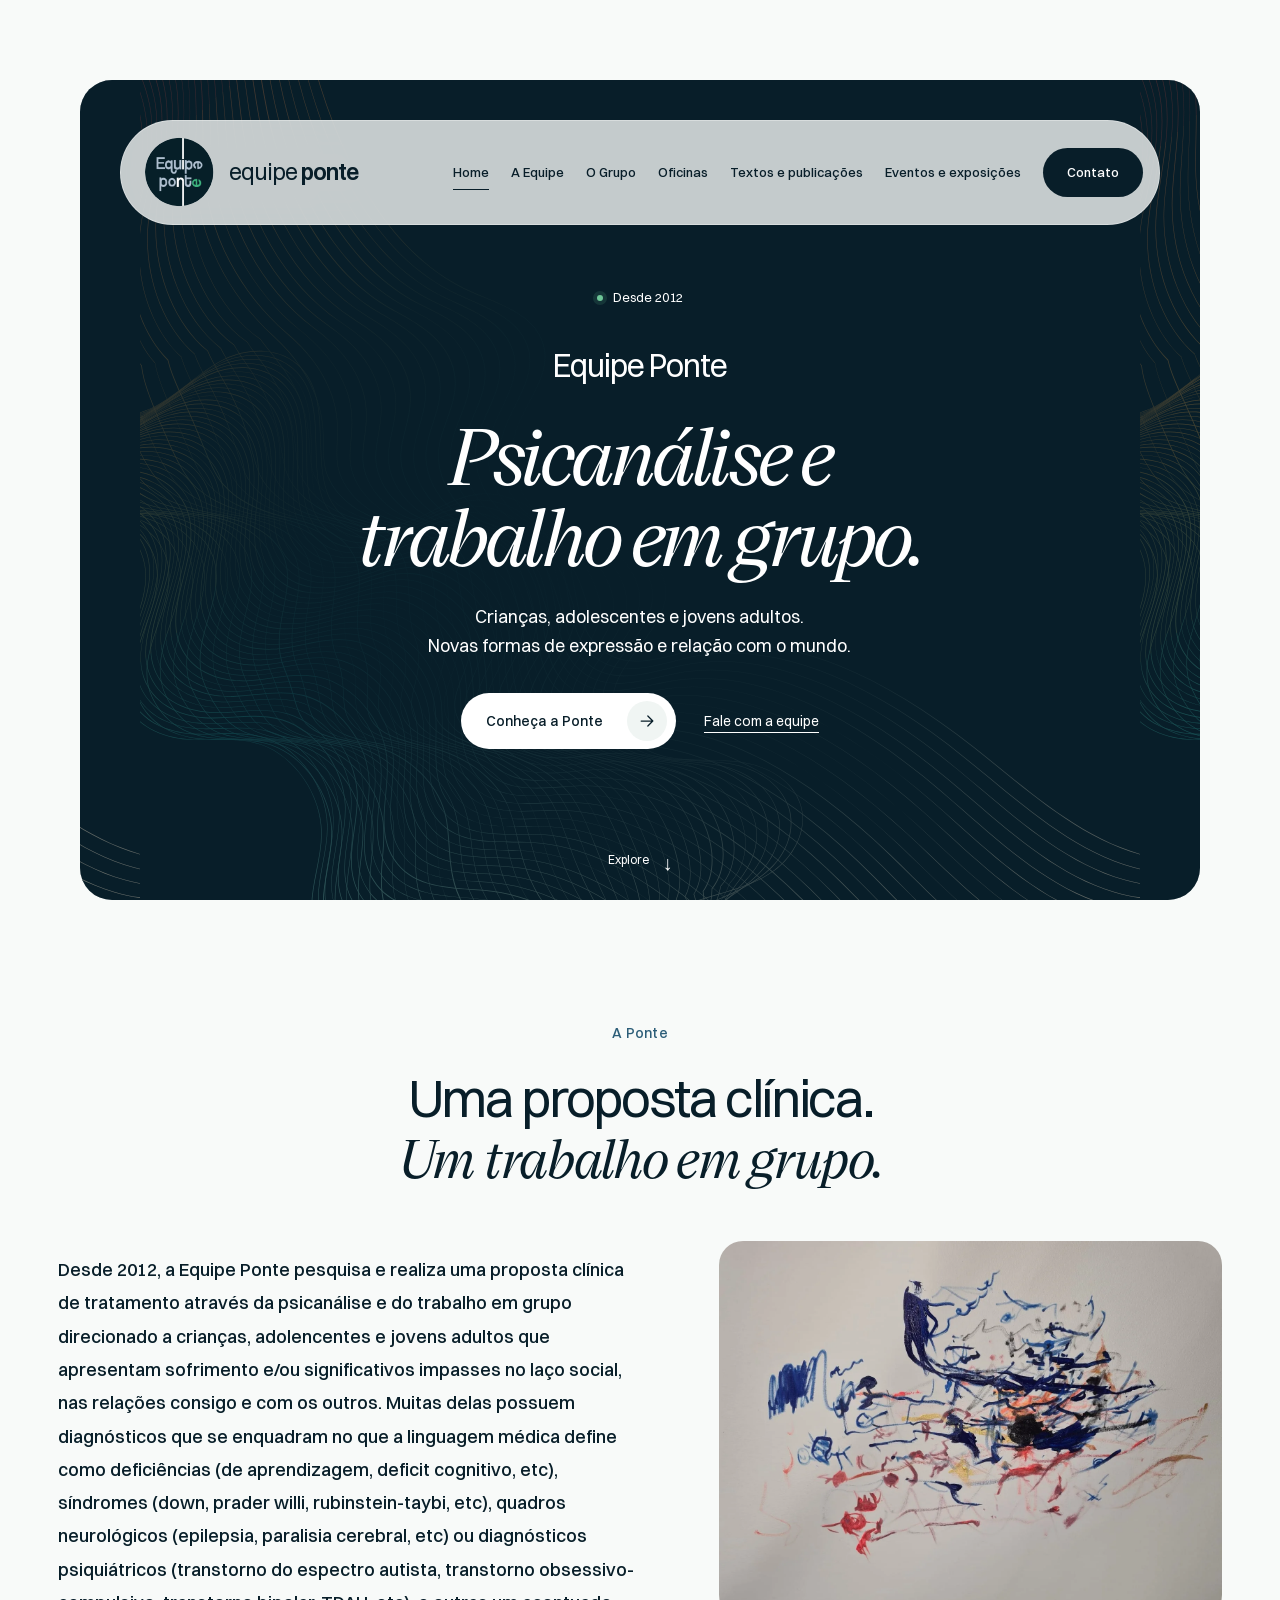
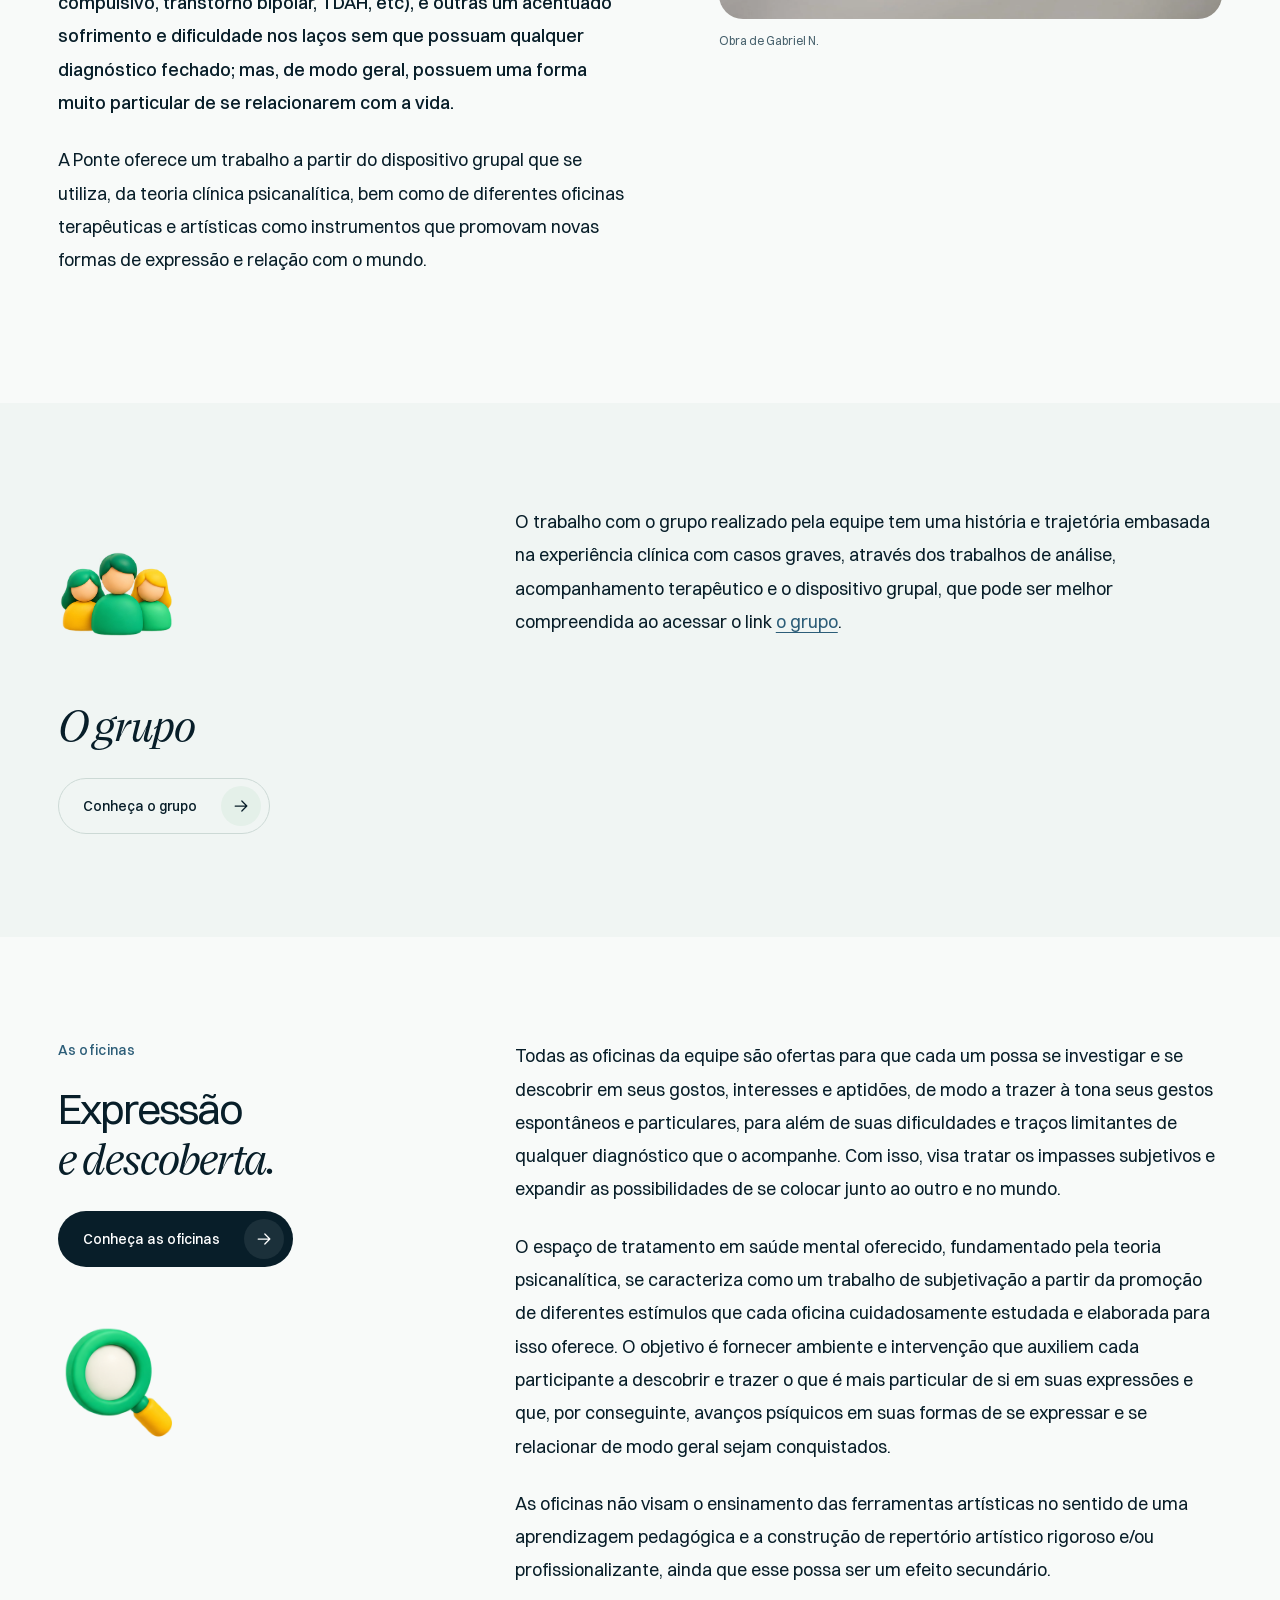
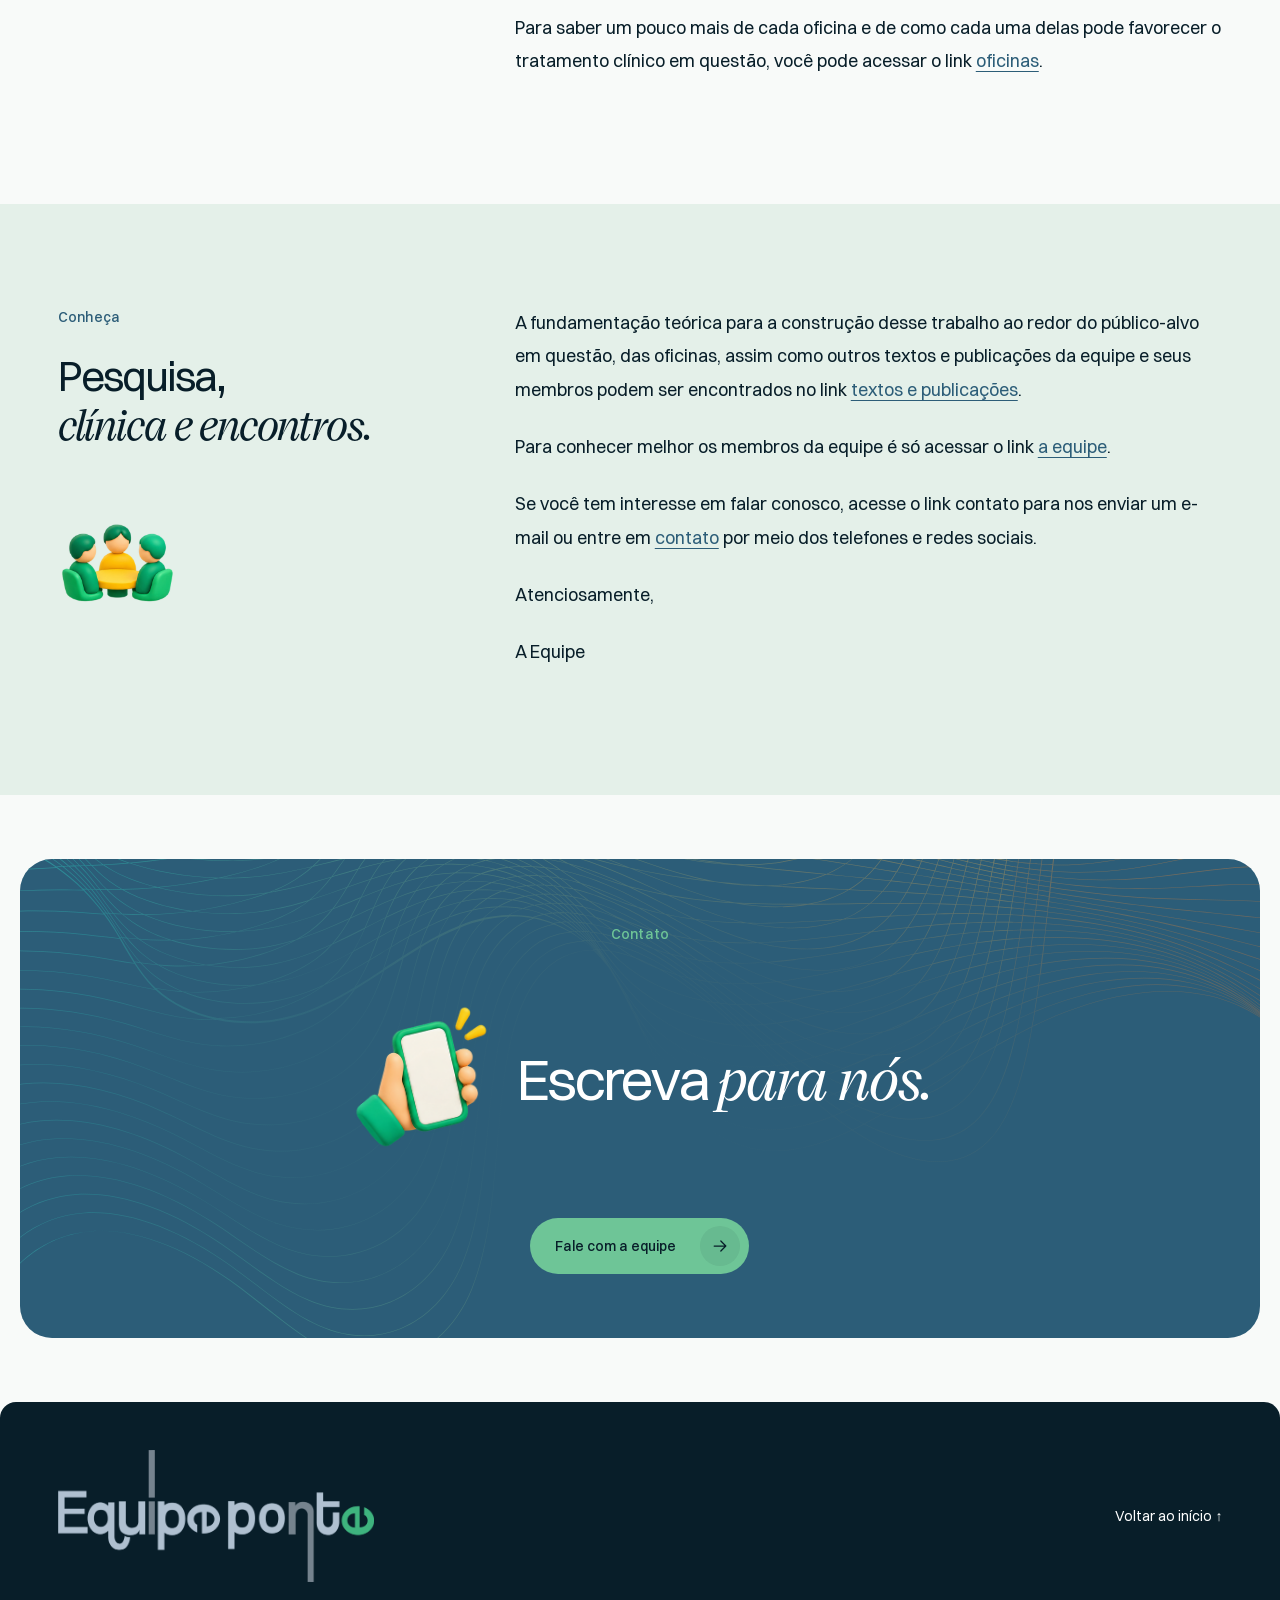
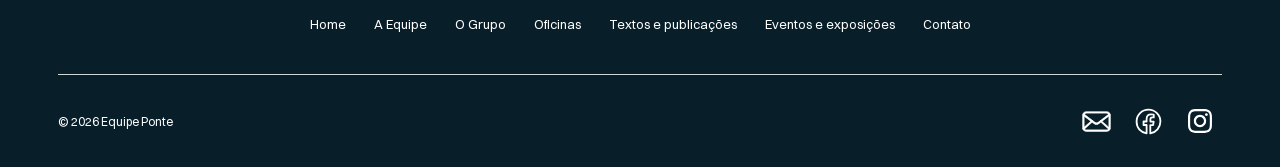
<file: public/index.html>
<!doctype html>
<html lang="pt-BR">
  <head>
    <meta charset="utf-8" />
    <meta name="viewport" content="width=device-width, initial-scale=1" />
    <meta name="theme-color" content="#081e29" />
    <meta name="robots" content="noindex, nofollow" />
    <title>Psicanálise e trabalho em grupo — Equipe Ponte</title>
    <meta
      name="description"
      content="Desde 2012, a Equipe Ponte desenvolve uma proposta clínica de psicanálise, trabalho em grupo e oficinas terapêuticas em São Paulo."
    />
    <link rel="canonical" href="https://equipeponte.vercel.app/" />
    <meta
      property="og:title"
      content="Psicanálise e trabalho em grupo — Equipe Ponte"
    />
    <meta
      property="og:description"
      content="Desde 2012, a Equipe Ponte desenvolve uma proposta clínica de psicanálise, trabalho em grupo e oficinas terapêuticas em São Paulo."
    />
    <meta property="og:type" content="website" />
    <meta property="og:locale" content="pt_BR" />
    <meta property="og:url" content="https://equipeponte.vercel.app/" />
    <meta
      property="og:image"
      content="https://equipeponte.vercel.app/assets/images/equipe.webp"
    />
    <link rel="icon" href="assets/images/logo.png" />
    <link
      rel="preload"
      href="assets/fonts/switzer-regular.woff2"
      as="font"
      type="font/woff2"
      crossorigin
    />
    <link
      rel="preload"
      href="assets/fonts/victor-serif-medium-italic.woff2"
      as="font"
      type="font/woff2"
      crossorigin
    />
    <link rel="stylesheet" href="assets/styles.css" />
    <script src="assets/site-config.js" defer></script>
    <script src="assets/site.js" defer></script>
    <script type="application/ld+json">
      {
        "@context": "https://schema.org",
        "@type": "Organization",
        "name": "Equipe Ponte",
        "url": "https://equipeponte.vercel.app",
        "email": "equipeponte@gmail.com",
        "address": {
          "@type": "PostalAddress",
          "streetAddress": "Rua Paris, 656, Sumaré",
          "addressLocality": "São Paulo",
          "addressRegion": "SP",
          "postalCode": "01257-040",
          "addressCountry": "BR"
        }
      }
    </script>
  <link rel="stylesheet" href="assets/motion.css"><script src="assets/vendor/gsap.min.js" defer></script><script src="assets/vendor/ScrollTrigger.min.js" defer></script><script src="assets/vendor/lenis.min.js" defer></script><script src="assets/motion.js" defer></script></head>
  <body>
    <a class="skip-link" href="#conteudo">Pular para o conteúdo</a>
    <main id="conteudo">
      <section class="hero" aria-labelledby="hero-title"><canvas class="hero-fluid" aria-hidden="true"></canvas><script src="assets/hero-fluid.js" defer></script>
        <header class="site-header">
          <a class="brand" href="index.html" aria-label="Equipe Ponte — Home"
            ><img
              src="assets/images/logo.png"
              width="48"
              height="48"
              alt=""
            /><span>equipe <strong>ponte</strong></span></a
          ><button
            class="menu-toggle"
            type="button"
            aria-expanded="false"
            aria-controls="main-nav"
          >
            <span>Menu</span><span class="menu-lines" aria-hidden="true"></span>
          </button>
          <nav id="main-nav" aria-label="Navegação principal">
            <a href="index.html" aria-current="page">Home</a
            ><a href="a-equipe.html">A Equipe</a
            ><a href="o-grupo.html">O Grupo</a
            ><a href="oficinas.html">Oficinas</a
            ><a href="textos-e-publicacoes.html">Textos e publicações</a
            ><a href="eventos-e-exposicoes.html">Eventos e exposições</a><a href="contato.html" class="nav-contact">Contato</a>
          </nav>
        </header>
        <div class="hero__content">
          <p class="hero__eyebrow">
            <span class="status-dot"></span>Desde 2012
          </p>
          <p class="hero__intro">Equipe Ponte</p>
          <h1 id="hero-title">
            Psicanálise e<br />
            trabalho em grupo.
          </h1>
          <p class="hero__description">
            Crianças, adolescentes e jovens adultos.<br />Novas formas de
            expressão e relação com o mundo.
          </p>
          <div class="hero__actions">
            <a class="button button--light" href="#sobre"
              >Conheça a Ponte<span class="button__icon"
                ><svg viewBox="0 0 24 24" fill="none" aria-hidden="true">
                  <path
                    d="M5 12h14m-6-6 6 6-6 6"
                    stroke="currentColor"
                    stroke-width="1.5"
                    stroke-linecap="round"
                    stroke-linejoin="round"
                  /></svg></span></a
            ><a class="quiet-link" href="contato.html">Fale com a equipe</a>
          </div>
        </div>
        <a class="hero__scroll" href="#sobre"
          >Explore <span aria-hidden="true">↓</span></a
        >
      </section>
      <section class="section wrap" id="sobre">
        <div class="section-heading centered">
          <p class="overline">A Ponte</p>
          <h2>Uma proposta clínica.<br /><em>Um trabalho em grupo.</em></h2>
        </div>
        <div class="editorial-grid">
          <div class="prose">
            <p data-source-paragraph="3">
              Desde 2012, a Equipe Ponte pesquisa e realiza uma proposta clínica
              de tratamento através da psicanálise e do trabalho em grupo
              direcionado a crianças, adolencentes e jovens adultos que
              apresentam sofrimento e/ou significativos impasses no laço social,
              nas relações consigo e com os outros. Muitas delas possuem
              diagnósticos que se enquadram no que a linguagem médica define
              como deficiências (de aprendizagem, deficit cognitivo, etc),
              síndromes (down, prader willi, rubinstein-taybi, etc), quadros
              neurológicos (epilepsia, paralisia cerebral, etc) ou diagnósticos
              psiquiátricos (transtorno do espectro autista, transtorno
              obsessivo-compulsivo, transtorno bipolar, TDAH, etc), e outras um
              acentuado sofrimento e dificuldade nos laços sem que possuam
              qualquer diagnóstico fechado; mas, de modo geral, possuem uma
              forma muito particular de se relacionarem com a vida.
            </p>
            <p data-source-paragraph="4">
              A Ponte oferece um trabalho a partir do dispositivo grupal que se
              utiliza, da teoria clínica psicanalítica, bem como de diferentes
              oficinas terapêuticas e artísticas como instrumentos que promovam
              novas formas de expressão e relação com o mundo.
            </p>
          </div>
          <figure class="editorial-photo">
            <img
              src="assets/images/obra-gabriel.webp"
              srcset="
                assets/images/obra-gabriel-small.webp  700w,
                assets/images/obra-gabriel.webp       1440w
              "
              sizes="(max-width: 900px) 90vw, 900px"
              width="1440"
              height="1080"
              alt="Obra de Gabriel N.: pintura abstrata em azul, vermelho e tons claros"
              loading="lazy"
            />
            <figcaption>Obra de Gabriel N.</figcaption>
          </figure>
        </div>
      </section>
      <section class="group-section section" id="grupo">
        <div class="wrap reading-layout">
          <div class="reading-aside">
            <img class="home-section-icon" src="assets/images/grupo-icon.png" width="120" height="180" alt="" loading="lazy">
            <h2><em>O grupo</em></h2>
            <a class="button button--outline" href="o-grupo.html"
              >Conheça o grupo<span class="button__icon"
                ><svg viewBox="0 0 24 24" fill="none" aria-hidden="true">
                  <path
                    d="M5 12h14m-6-6 6 6-6 6"
                    stroke="currentColor"
                    stroke-width="1.5"
                    stroke-linecap="round"
                    stroke-linejoin="round"
                  /></svg></span
            ></a>
          </div>
          <div class="prose">
            <p data-source-paragraph="5">
              O trabalho com o grupo realizado pela equipe tem uma história e
              trajetória embasada na experiência clínica com casos graves,
              através dos trabalhos de análise, acompanhamento terapêutico e o
              dispositivo grupal, que pode ser melhor compreendida ao acessar o
              link <a href="o-grupo.html">o grupo</a>.
            </p>
          </div>
        </div>
      </section>
      <section class="section wrap reading-layout" id="oficinas">
        <div class="reading-aside">
          <p class="overline">As oficinas</p>
          <h2>Expressão<br /><em>e descoberta.</em></h2>
          <a class="button button--primary" href="oficinas.html"
            >Conheça as oficinas<span class="button__icon"
              ><svg viewBox="0 0 24 24" fill="none" aria-hidden="true">
                <path
                  d="M5 12h14m-6-6 6 6-6 6"
                  stroke="currentColor"
                  stroke-width="1.5"
                  stroke-linecap="round"
                  stroke-linejoin="round"
                /></svg></span
          ></a><img class="home-section-icon" src="assets/images/search-icon.png" width="120" height="180" alt="" loading="lazy">
        </div>
        <div class="prose">
          <p data-source-paragraph="6">
            Todas as oficinas da equipe são ofertas para que cada um possa se
            investigar e se descobrir em seus gostos, interesses e aptidões, de
            modo a trazer à tona seus gestos espontâneos e particulares, para
            além de suas dificuldades e traços limitantes de qualquer
            diagnóstico que o acompanhe. Com isso, visa tratar os impasses
            subjetivos e expandir as possibilidades de se colocar junto ao outro
            e no mundo.
          </p>
          <p data-source-paragraph="7">
            O espaço de tratamento em saúde mental oferecido, fundamentado pela
            teoria psicanalítica, se caracteriza como um trabalho de
            subjetivação a partir da promoção de diferentes estímulos que cada
            oficina cuidadosamente estudada e elaborada para isso oferece. O
            objetivo é fornecer ambiente e intervenção que auxiliem cada
            participante a descobrir e trazer o que é mais particular de si em
            suas expressões e que, por conseguinte, avanços psíquicos em suas
            formas de se expressar e se relacionar de modo geral sejam
            conquistados.
          </p>
          <p data-source-paragraph="8">
            As oficinas não visam o ensinamento das ferramentas artísticas no
            sentido de uma aprendizagem pedagógica e a construção de repertório
            artístico rigoroso e/ou profissionalizante, ainda que esse possa ser
            um efeito secundário.
          </p>
          <p data-source-paragraph="9">
            Para saber um pouco mais de cada oficina e de como cada uma delas
            pode favorecer o tratamento clínico em questão, você pode acessar o
            link <a href="oficinas.html">oficinas</a>.
          </p>
        </div>
      </section>
      <section class="section team-section" id="equipe">
        <div class="wrap reading-layout">
          <div class="reading-aside">
            <p class="overline">Conheça</p>
            <h2>Pesquisa,<br /><em>clínica e encontros.</em></h2><img class="home-section-icon" src="assets/images/reunion-icon.png" width="120" height="180" alt="" loading="lazy">
          </div>
          <div class="prose">
            <p data-source-paragraph="10">
              A fundamentação teórica para a construção desse trabalho ao redor
              do público-alvo em questão, das oficinas, assim como outros textos
              e publicações da equipe e seus membros podem ser encontrados no
              link <a href="textos-e-publicacoes.html">textos e publicações</a>.
            </p>
            <p data-source-paragraph="11">
              Para conhecer melhor os membros da equipe é só acessar o link
              <a href="a-equipe.html">a equipe</a>.
            </p>
            <p data-source-paragraph="12">
              Se você tem interesse em falar conosco, acesse o link contato para
              nos enviar um e-mail ou entre em
              <a href="contato.html">contato</a> por meio dos telefones e redes
              sociais.
            </p>
            <p data-source-paragraph="13">Atenciosamente,</p>
            <p data-source-paragraph="14">A Equipe</p>
          </div>
        </div>
      </section>
      <section class="contact-section small-contact">
        <div class="wrap contact-inner">
          <p class="overline">Contato</p>
          <div class="home-contact-heading"><img class="home-section-icon home-section-icon--contact" src="assets/images/contact-icon.png" width="144" height="216" alt="" loading="lazy"><h2>Escreva <em>para nós.</em></h2></div>
          <a class="button button--mint" href="contato.html"
            >Fale com a equipe<span class="button__icon"
              ><svg viewBox="0 0 24 24" fill="none" aria-hidden="true">
                <path
                  d="M5 12h14m-6-6 6 6-6 6"
                  stroke="currentColor"
                  stroke-width="1.5"
                  stroke-linecap="round"
                  stroke-linejoin="round"
                /></svg></span
          ></a>
        </div>
      </section>
    </main>
    <footer class="footer wrap">
      <div class="footer-top">
        <a class="brand brand--footer" href="index.html" aria-label="Equipe Ponte — Home"><img src="assets/images/logo-horizontal.png" width="1436" height="597" alt=""></a>
        
        <a href="#conteudo">Voltar ao início ↑</a>
      </div>
      <nav class="footer-nav" aria-label="Navegação do rodapé">
        <a href="index.html">Home</a><a href="a-equipe.html">A Equipe</a
        ><a href="o-grupo.html">O Grupo</a><a href="oficinas.html">Oficinas</a
        ><a href="textos-e-publicacoes.html">Textos e publicações</a
        ><a href="eventos-e-exposicoes.html">Eventos e exposições</a><a href="contato.html">Contato</a>
      </nav>
      <div class="footer-bottom"><span>© 2026 Equipe Ponte</span><nav class="footer-social" aria-label="Redes sociais e email"><a href="mailto:equipeponte@gmail.com" aria-label="Enviar email à Equipe Ponte"><span class="footer-social-icon footer-social-icon--email" aria-hidden="true"></span></a><a href="https://www.facebook.com/equipeponte/" aria-label="Equipe Ponte no Facebook"><span class="footer-social-icon footer-social-icon--facebook" aria-hidden="true"></span></a><a href="https://www.instagram.com/equipeponte/" aria-label="Equipe Ponte no Instagram"><span class="footer-social-icon footer-social-icon--instagram" aria-hidden="true"></span></a></nav></div>
    </footer>
  </body>
</html>
</file>
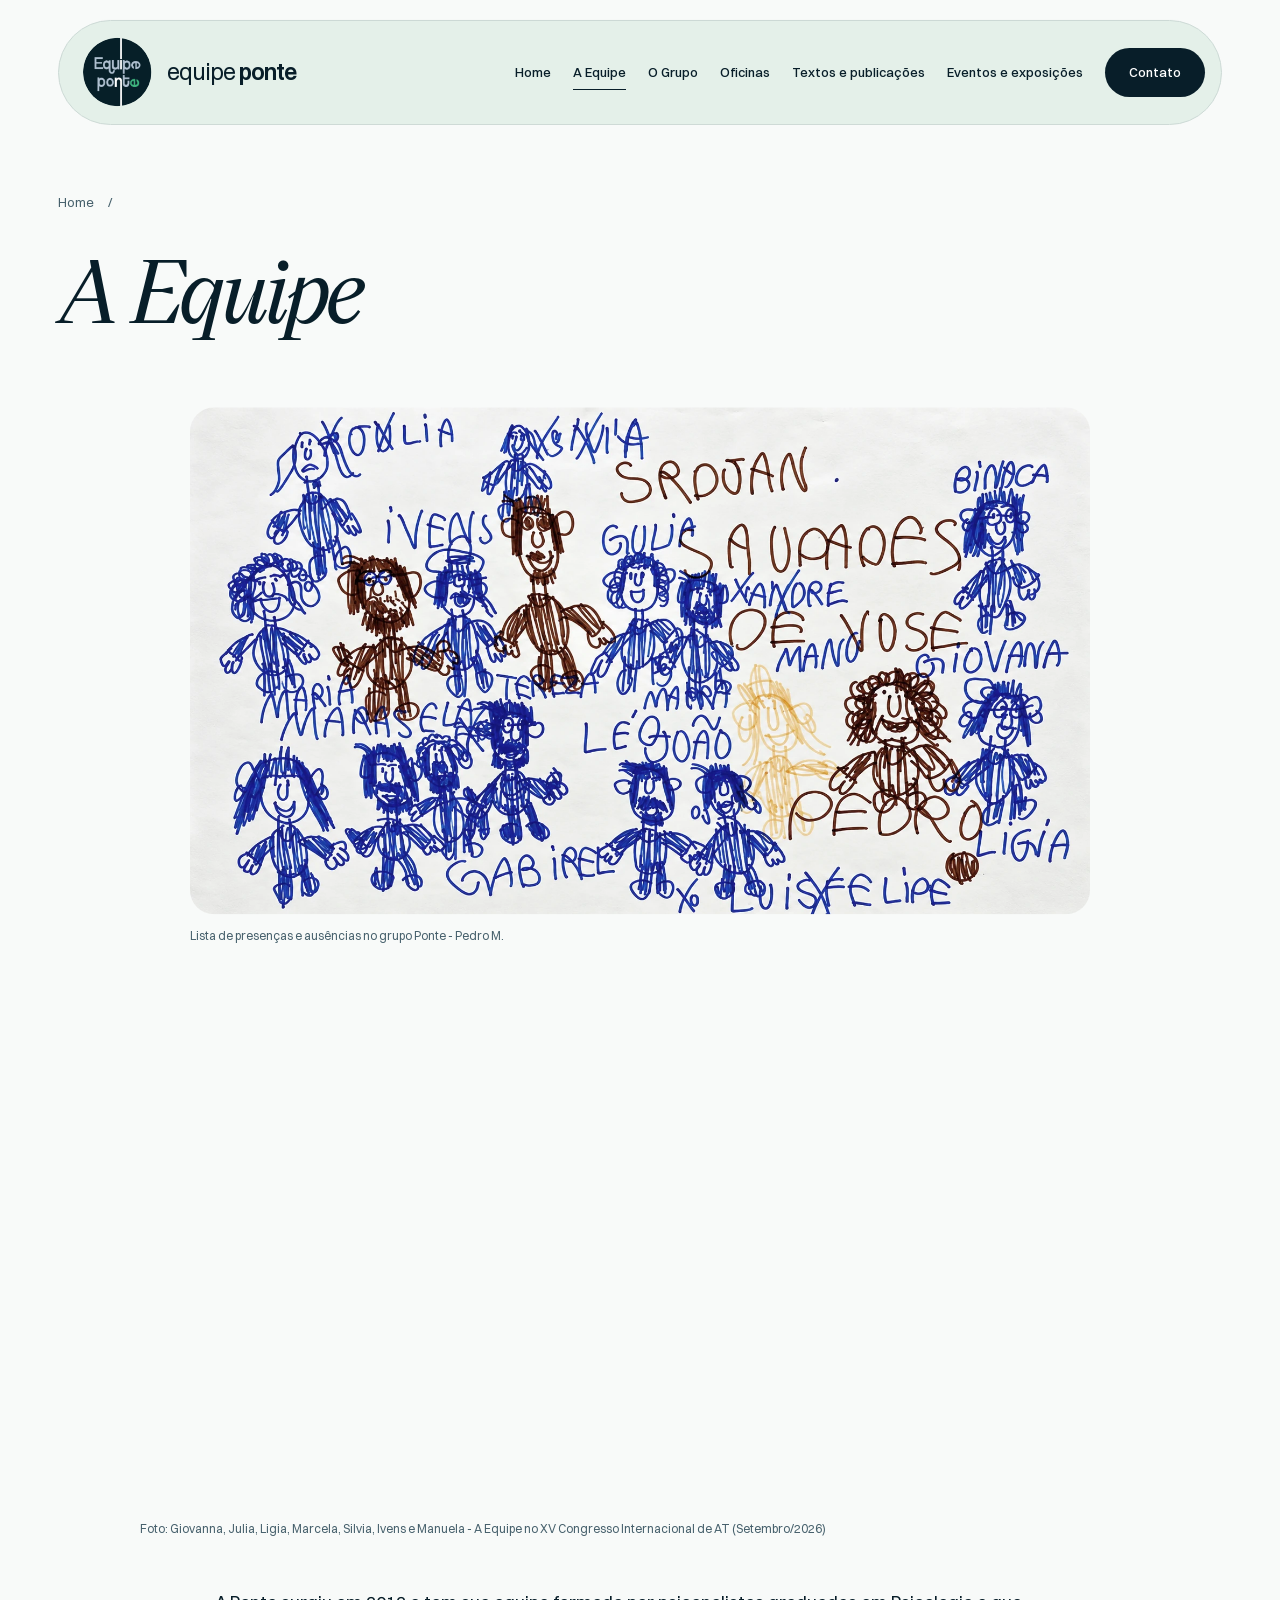
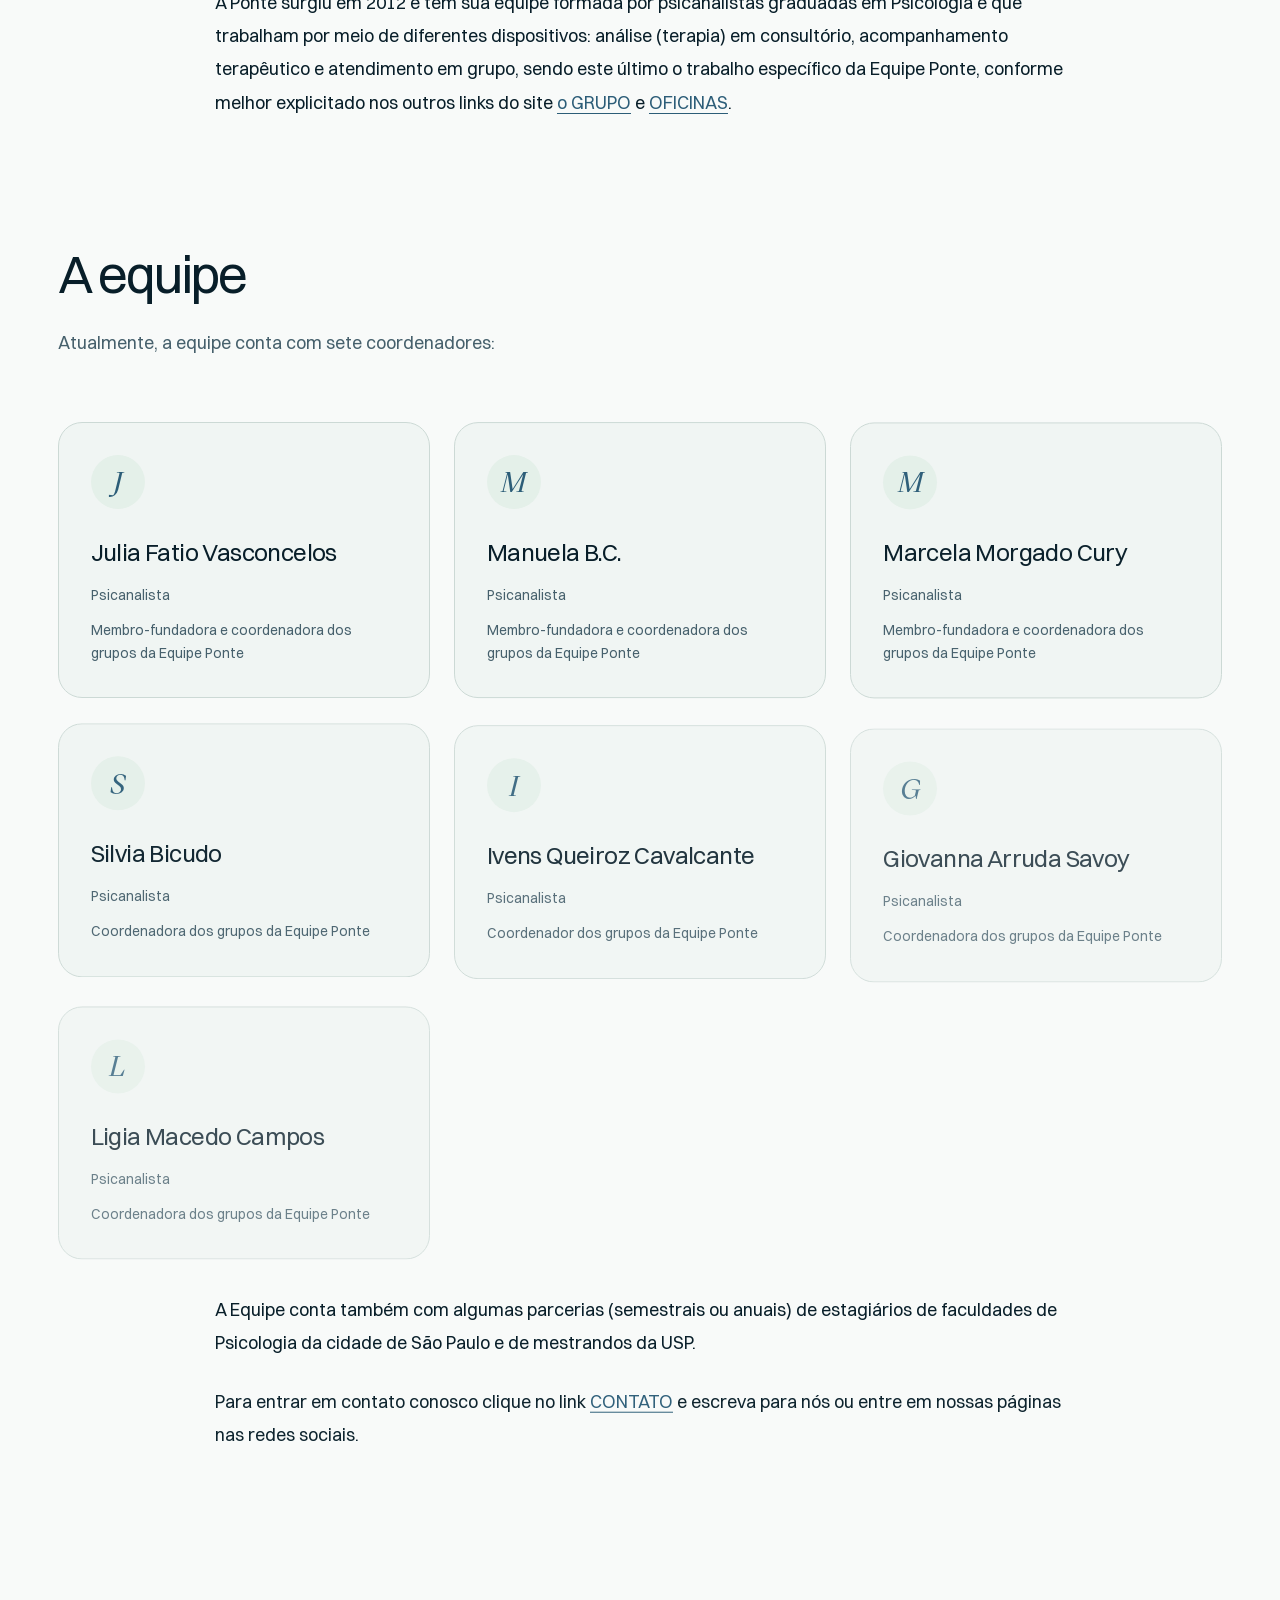
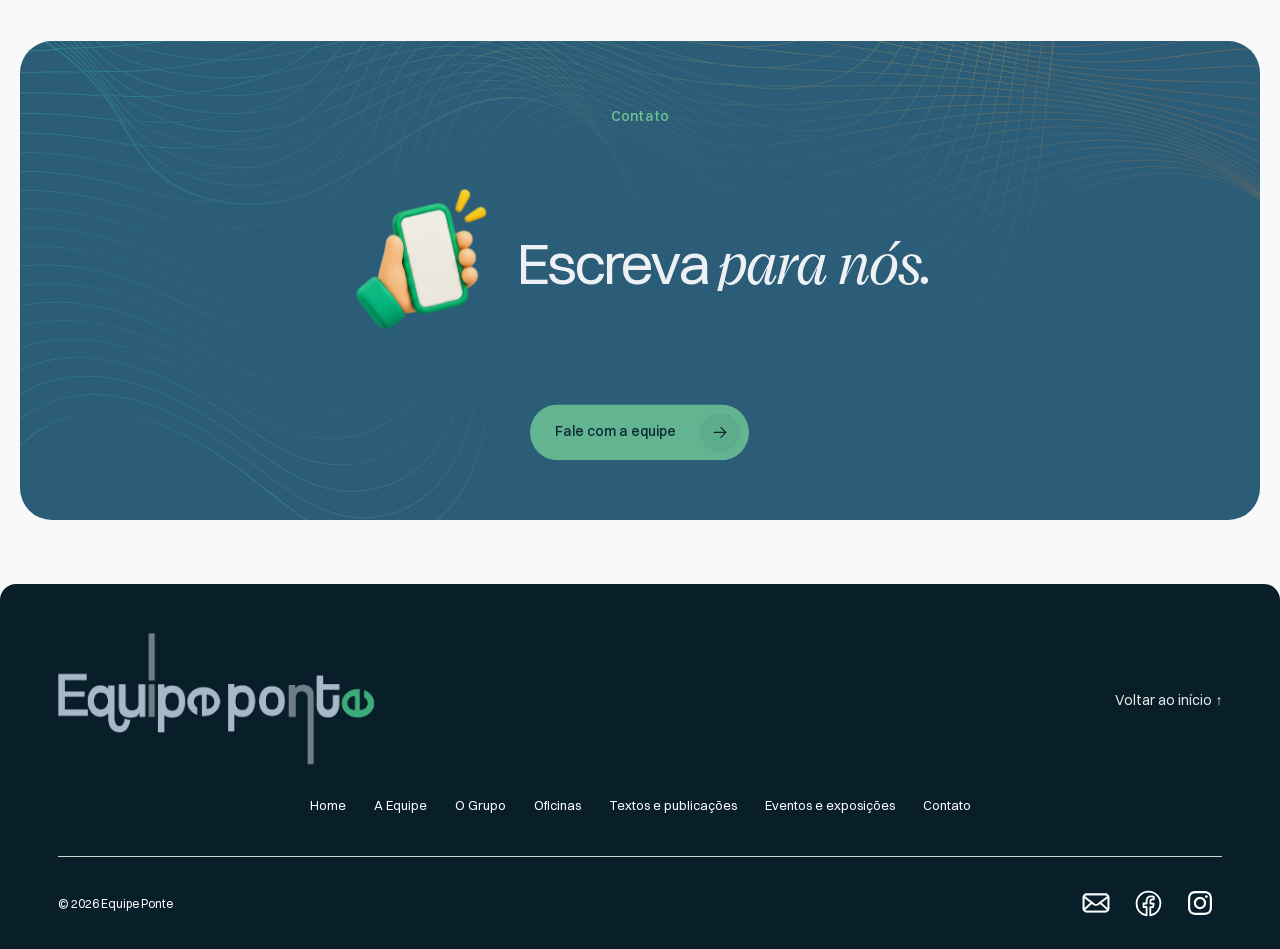
<file: public/a-equipe.html>
<!doctype html>
<html lang="pt-BR">
  <head>
    <meta charset="utf-8" />
    <meta name="viewport" content="width=device-width, initial-scale=1" />
    <meta name="theme-color" content="#081e29" />
    <meta name="robots" content="noindex, nofollow" />
    <title>A Equipe — Equipe Ponte</title>
    <meta
      name="description"
      content="Conheça as psicanalistas e os psicanalistas que compõem a Equipe Ponte."
    />
    <link rel="canonical" href="https://equipeponte.vercel.app/a-equipe.html" />
    <meta property="og:title" content="A Equipe — Equipe Ponte" />
    <meta
      property="og:description"
      content="Conheça as psicanalistas e os psicanalistas que compõem a Equipe Ponte."
    />
    <meta property="og:type" content="website" />
    <meta property="og:locale" content="pt_BR" />
    <meta
      property="og:url"
      content="https://equipeponte.vercel.app/a-equipe.html"
    />
    <meta
      property="og:image"
      content="https://equipeponte.vercel.app/assets/images/equipe.webp"
    />
    <link rel="icon" href="assets/images/logo.png" />
    <link
      rel="preload"
      href="assets/fonts/switzer-regular.woff2"
      as="font"
      type="font/woff2"
      crossorigin
    />
    <link
      rel="preload"
      href="assets/fonts/victor-serif-medium-italic.woff2"
      as="font"
      type="font/woff2"
      crossorigin
    />
    <link rel="stylesheet" href="assets/styles.css" />
    <script src="assets/site-config.js" defer></script>
    <script src="assets/site.js" defer></script>
    <script type="application/ld+json">
      {
        "@context": "https://schema.org",
        "@type": "Organization",
        "name": "Equipe Ponte",
        "url": "https://equipeponte.vercel.app",
        "email": "equipeponte@gmail.com",
        "address": {
          "@type": "PostalAddress",
          "streetAddress": "Rua Paris, 656, Sumaré",
          "addressLocality": "São Paulo",
          "addressRegion": "SP",
          "postalCode": "01257-040",
          "addressCountry": "BR"
        }
      }
    </script>
  <link rel="stylesheet" href="assets/motion.css"><script src="assets/vendor/gsap.min.js" defer></script><script src="assets/vendor/ScrollTrigger.min.js" defer></script><script src="assets/vendor/lenis.min.js" defer></script><script src="assets/motion.js" defer></script></head>
  <body>
    <a class="skip-link" href="#conteudo">Pular para o conteúdo</a>
    <div class="inner-header inner-header--content">
      <header class="site-header">
        <a class="brand" href="index.html" aria-label="Equipe Ponte — Home"
          ><img
            src="assets/images/logo.png"
            width="48"
            height="48"
            alt=""
          /><span>equipe <strong>ponte</strong></span></a
        ><button
          class="menu-toggle"
          type="button"
          aria-expanded="false"
          aria-controls="main-nav"
        >
          <span>Menu</span><span class="menu-lines" aria-hidden="true"></span>
        </button>
        <nav id="main-nav" aria-label="Navegação principal">
          <a href="index.html">Home</a
          ><a href="a-equipe.html" aria-current="page">A Equipe</a
          ><a href="o-grupo.html">O Grupo</a><a href="oficinas.html">Oficinas</a
          ><a href="textos-e-publicacoes.html">Textos e publicações</a
          ><a href="eventos-e-exposicoes.html">Eventos e exposições</a><a href="contato.html" class="nav-contact">Contato</a>
        </nav>
      </header>
    </div>
    <main id="conteudo" class="">
      <section class="page-intro wrap">
        <a class="breadcrumb" href="index.html"
          >Home <span aria-hidden="true">/</span></a
        >
        <h1>A Equipe</h1>
        <figure class="editorial-photo team-presence-art"><img src="assets/images/arte-pedro-m.webp" width="1672" height="941" alt="Desenho de Pedro M. com figuras humanas e nomes dos participantes do grupo Ponte" loading="eager"><figcaption>Lista de presenças e ausências no grupo Ponte - Pedro M.</figcaption></figure>
      </section>
      <section class="wrap team-overview">
        <figure class="editorial-photo">
          <img
            src="assets/images/equipe.webp"
            srcset="
              assets/images/equipe-small.webp  700w,
              assets/images/equipe.webp       1170w
            "
            sizes="(max-width: 900px) 90vw, 900px"
            width="1170"
            height="596"
            alt="Giovanna, Julia, Ligia, Marcela, Silvia, Ivens e Manuela, integrantes da Equipe Ponte"
            loading="eager"
          />
          <figcaption>
            Foto: Giovanna, Julia, Ligia, Marcela, Silvia, Ivens e Manuela - A Equipe no XV Congresso Internacional de AT (Setembro/2026)
          </figcaption>
        </figure>
        <div class="prose prose--wide">
          <p data-source-paragraph="49">
            A Ponte surgiu em 2012 e tem sua equipe formada por psicanalistas
            graduadas em Psicologia e que trabalham por meio de diferentes
            dispositivos: análise (terapia) em consultório, acompanhamento
            terapêutico e atendimento em grupo, sendo este último o trabalho
            específico da Equipe Ponte, conforme melhor explicitado nos outros
            links do site <a href="o-grupo.html">o GRUPO</a> e
            <a href="oficinas.html">OFICINAS</a>.
          </p>
        </div>
      </section>
      <section class="section wrap">
        <div class="section-heading"><h2>A equipe</h2><p>Atualmente, a equipe conta com sete coordenadores:</p></div>
        <div class="people-grid">
          <article class="person-card">
            <span class="person-mark" aria-hidden="true">J</span>
            <h3>Julia Fatio Vasconcelos</h3>
            <p>Psicanalista</p>
            <p>Membro-fundadora e coordenadora dos grupos da Equipe Ponte</p>
          </article>
          <article class="person-card">
            <span class="person-mark" aria-hidden="true">M</span>
            <h3>Manuela B.C.</h3>
            <p>Psicanalista</p>
            <p>Membro-fundadora e coordenadora dos grupos da Equipe Ponte</p>
          </article>
          <article class="person-card">
            <span class="person-mark" aria-hidden="true">M</span>
            <h3>Marcela Morgado Cury</h3>
            <p>Psicanalista</p>
            <p>Membro-fundadora e coordenadora dos grupos da Equipe Ponte</p>
          </article>
          <article class="person-card">
            <span class="person-mark" aria-hidden="true">S</span>
            <h3>Silvia Bicudo</h3>
            <p>Psicanalista</p>
            <p>Coordenadora dos grupos da Equipe Ponte</p>
          </article>
          <article class="person-card">
            <span class="person-mark" aria-hidden="true">I</span>
            <h3>Ivens Queiroz Cavalcante</h3>
            <p>Psicanalista</p>
            <p>Coordenador dos grupos da Equipe Ponte</p>
          </article>
          <article class="person-card">
            <span class="person-mark" aria-hidden="true">G</span>
            <h3>Giovanna Arruda Savoy</h3>
            <p>Psicanalista</p>
            <p>Coordenadora dos grupos da Equipe Ponte</p>
          </article>
          <article class="person-card">
            <span class="person-mark" aria-hidden="true">L</span>
            <h3>Ligia Macedo Campos</h3>
            <p>Psicanalista</p>
            <p>Coordenadora dos grupos da Equipe Ponte</p>
          </article>
        </div>
        <div class="prose prose--wide">
          <p>A Equipe conta também com algumas parcerias (semestrais ou anuais) de estagiários de faculdades de Psicologia da cidade de São Paulo e de mestrandos da USP.</p>
          <p data-source-paragraph="67">
            Para entrar em contato conosco clique no link
            <a href="contato.html">CONTATO</a> e escreva para nós ou entre em
            nossas páginas nas redes sociais.
          </p>
        </div>
      </section>
      <section class="contact-section small-contact">
        <div class="wrap contact-inner">
          <p class="overline">Contato</p>
          <div class="home-contact-heading"><img class="home-section-icon home-section-icon--contact" src="assets/images/contact-icon.png" width="144" height="216" alt="" loading="lazy"><h2>Escreva <em>para nós.</em></h2></div>
          <a class="button button--mint" href="contato.html"
            >Fale com a equipe<span class="button__icon"
              ><svg viewBox="0 0 24 24" fill="none" aria-hidden="true">
                <path
                  d="M5 12h14m-6-6 6 6-6 6"
                  stroke="currentColor"
                  stroke-width="1.5"
                  stroke-linecap="round"
                  stroke-linejoin="round"
                /></svg></span
          ></a>
        </div>
      </section>
    </main>
    <footer class="footer wrap">
      <div class="footer-top">
        <a class="brand brand--footer" href="index.html" aria-label="Equipe Ponte — Home"><img src="assets/images/logo-horizontal.png" width="1436" height="597" alt=""></a>
        
        <a href="#conteudo">Voltar ao início ↑</a>
      </div>
      <nav class="footer-nav" aria-label="Navegação do rodapé">
        <a href="index.html">Home</a><a href="a-equipe.html">A Equipe</a
        ><a href="o-grupo.html">O Grupo</a><a href="oficinas.html">Oficinas</a
        ><a href="textos-e-publicacoes.html">Textos e publicações</a
        ><a href="eventos-e-exposicoes.html">Eventos e exposições</a><a href="contato.html">Contato</a>
      </nav>
      <div class="footer-bottom"><span>© 2026 Equipe Ponte</span><nav class="footer-social" aria-label="Redes sociais e email"><a href="mailto:equipeponte@gmail.com" aria-label="Enviar email à Equipe Ponte"><span class="footer-social-icon footer-social-icon--email" aria-hidden="true"></span></a><a href="https://www.facebook.com/equipeponte/" aria-label="Equipe Ponte no Facebook"><span class="footer-social-icon footer-social-icon--facebook" aria-hidden="true"></span></a><a href="https://www.instagram.com/equipeponte/" aria-label="Equipe Ponte no Instagram"><span class="footer-social-icon footer-social-icon--instagram" aria-hidden="true"></span></a></nav></div>
    </footer>
  </body>
</html>
</file>
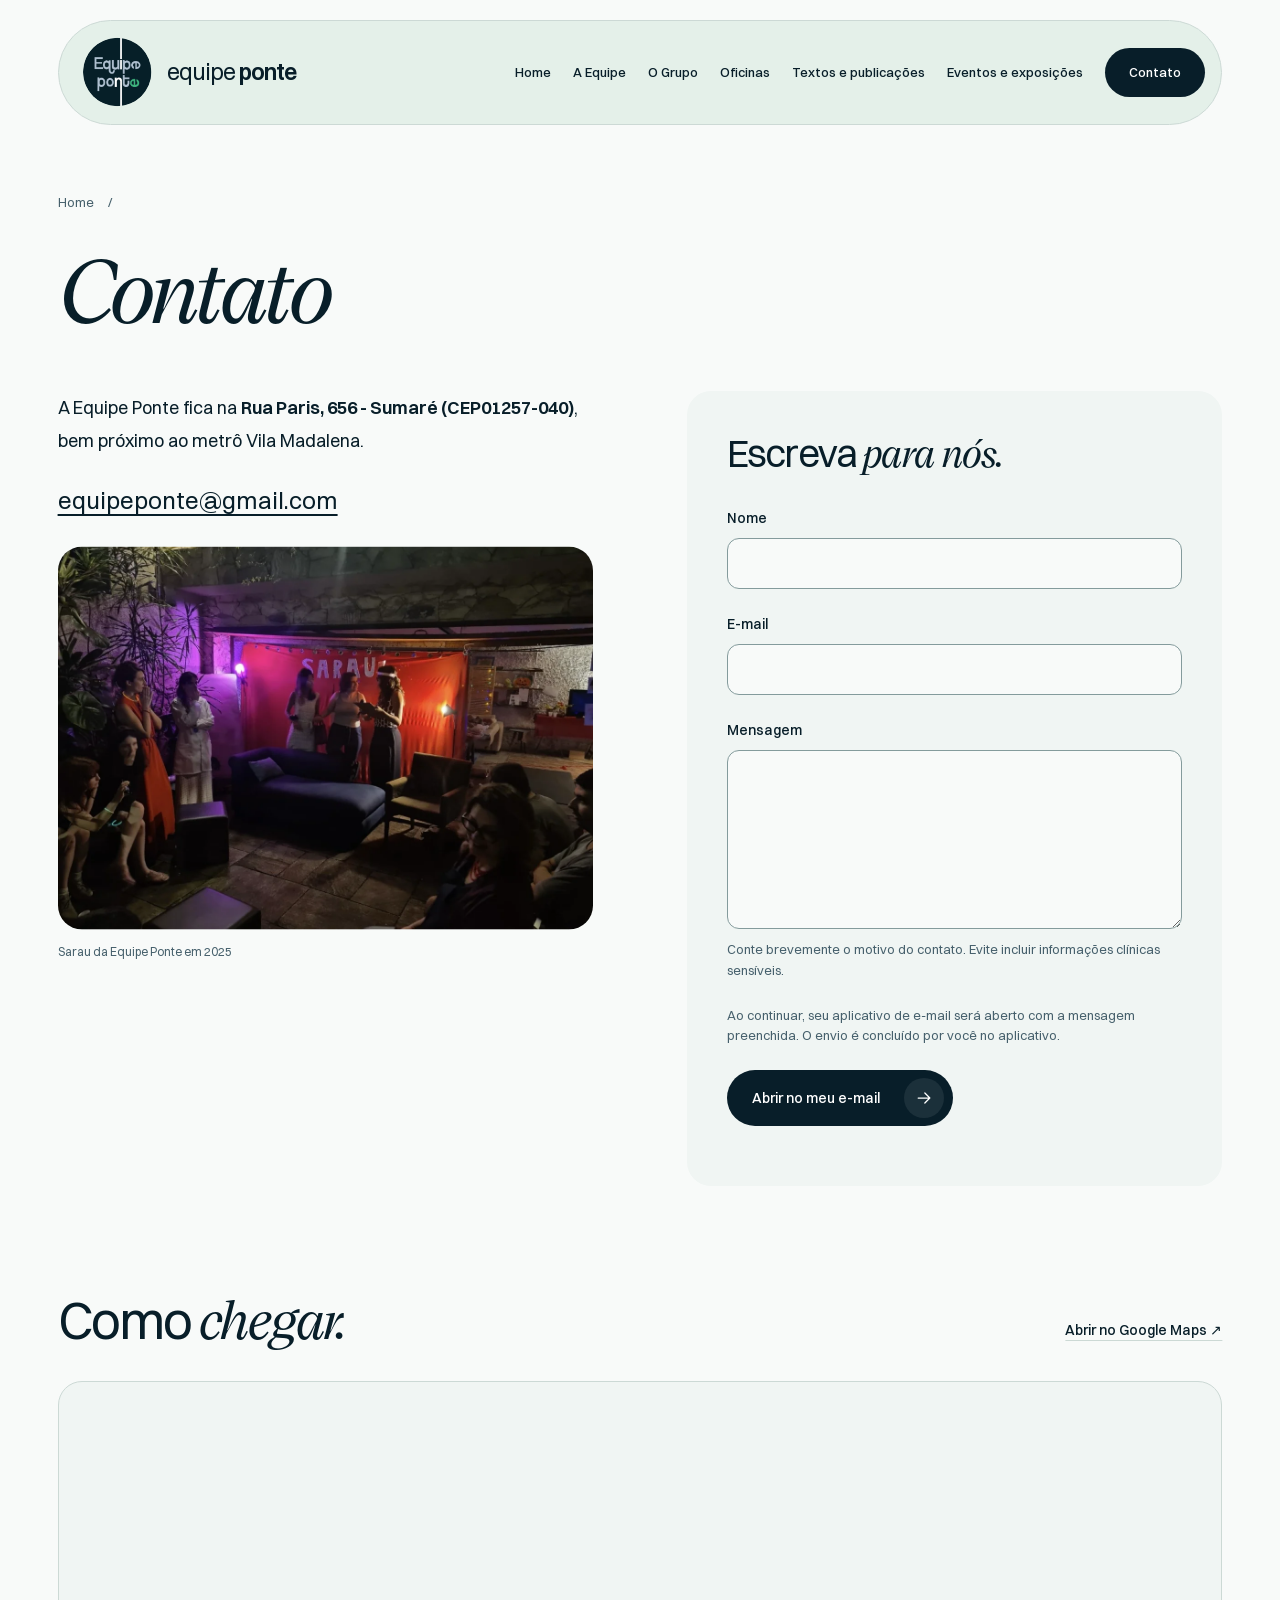
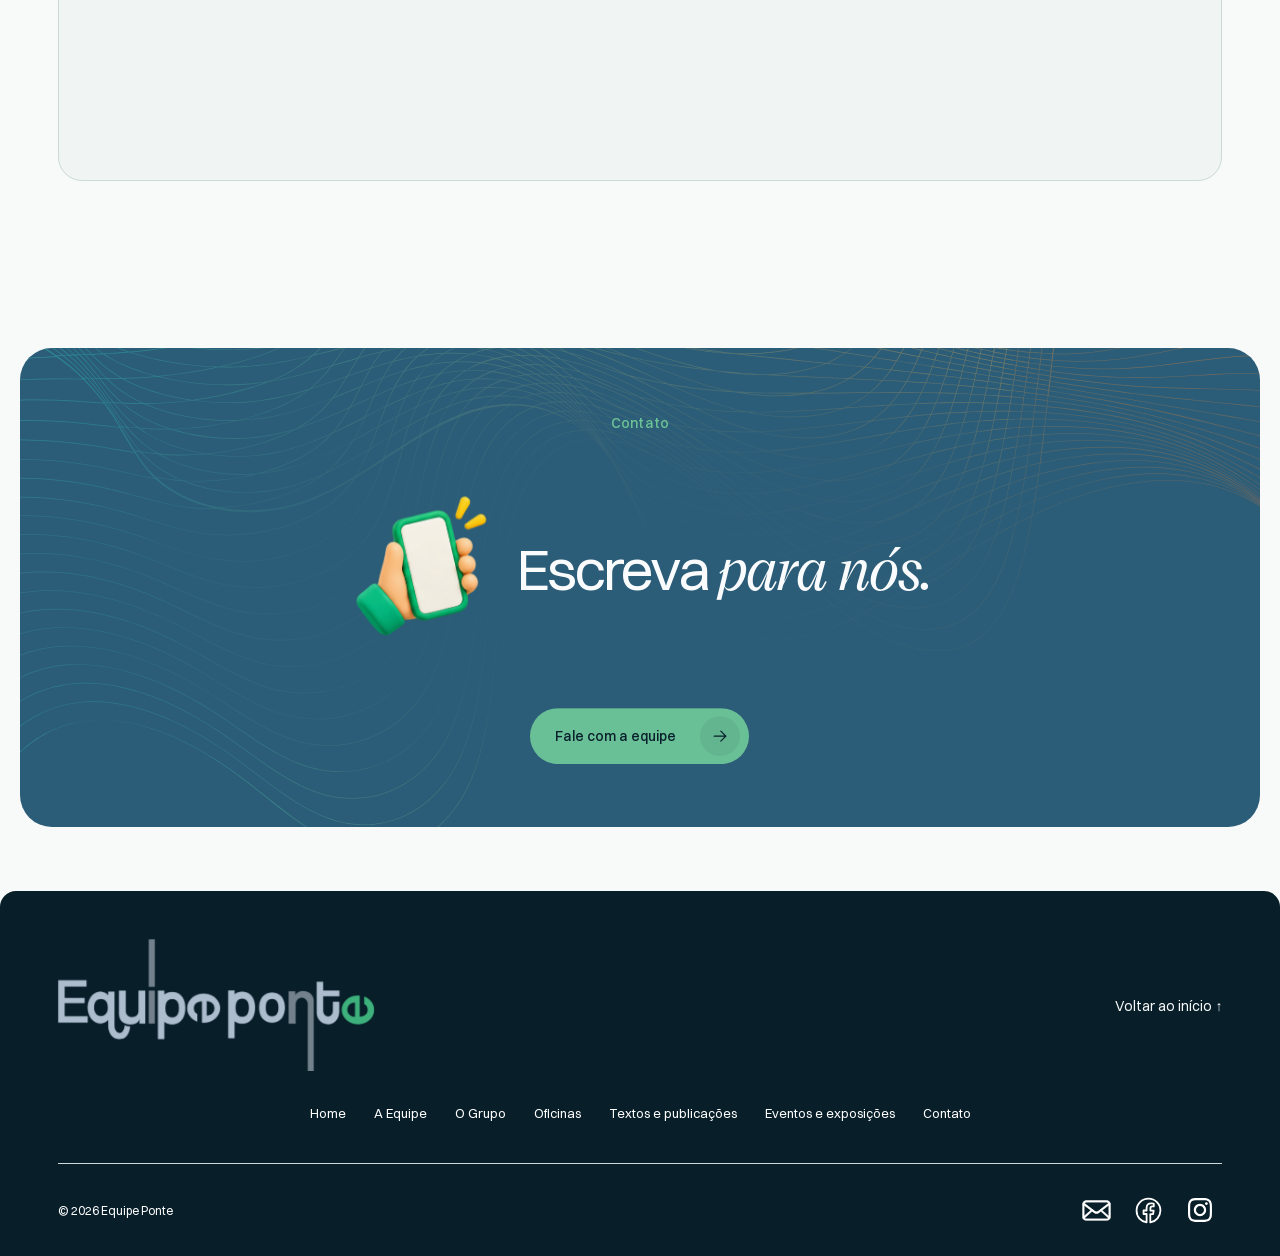
<file: public/contato.html>
<!doctype html>
<html lang="pt-BR">
  <head>
    <meta charset="utf-8" />
    <meta name="viewport" content="width=device-width, initial-scale=1" />
    <meta name="theme-color" content="#081e29" />
    <meta name="robots" content="noindex, nofollow" />
    <title>Contato — Equipe Ponte</title>
    <meta
      name="description"
      content="Entre em contato com a Equipe Ponte. Rua Paris, 656, Sumaré, São Paulo. E-mail: equipeponte@gmail.com."
    />
    <link rel="canonical" href="https://equipeponte.vercel.app/contato.html" />
    <meta property="og:title" content="Contato — Equipe Ponte" />
    <meta
      property="og:description"
      content="Entre em contato com a Equipe Ponte. Rua Paris, 656, Sumaré, São Paulo. E-mail: equipeponte@gmail.com."
    />
    <meta property="og:type" content="website" />
    <meta property="og:locale" content="pt_BR" />
    <meta
      property="og:url"
      content="https://equipeponte.vercel.app/contato.html"
    />
    <meta
      property="og:image"
      content="https://equipeponte.vercel.app/assets/images/equipe.webp"
    />
    <link rel="icon" href="assets/images/logo.png" />
    <link
      rel="preload"
      href="assets/fonts/switzer-regular.woff2"
      as="font"
      type="font/woff2"
      crossorigin
    />
    <link
      rel="preload"
      href="assets/fonts/victor-serif-medium-italic.woff2"
      as="font"
      type="font/woff2"
      crossorigin
    />
    <link rel="stylesheet" href="assets/styles.css" />
    <script src="assets/site-config.js" defer></script>
    <script src="assets/site.js" defer></script>
    <script type="application/ld+json">
      {
        "@context": "https://schema.org",
        "@type": "Organization",
        "name": "Equipe Ponte",
        "url": "https://equipeponte.vercel.app",
        "email": "equipeponte@gmail.com",
        "address": {
          "@type": "PostalAddress",
          "streetAddress": "Rua Paris, 656, Sumaré",
          "addressLocality": "São Paulo",
          "addressRegion": "SP",
          "postalCode": "01257-040",
          "addressCountry": "BR"
        }
      }
    </script>
  <link rel="stylesheet" href="assets/motion.css"><script src="assets/vendor/gsap.min.js" defer></script><script src="assets/vendor/ScrollTrigger.min.js" defer></script><script src="assets/vendor/lenis.min.js" defer></script><script src="assets/motion.js" defer></script></head>
  <body>
    <a class="skip-link" href="#conteudo">Pular para o conteúdo</a>
    <div class="inner-header inner-header--content">
      <header class="site-header">
        <a class="brand" href="index.html" aria-label="Equipe Ponte — Home"
          ><img
            src="assets/images/logo.png"
            width="48"
            height="48"
            alt=""
          /><span>equipe <strong>ponte</strong></span></a
        ><button
          class="menu-toggle"
          type="button"
          aria-expanded="false"
          aria-controls="main-nav"
        >
          <span>Menu</span><span class="menu-lines" aria-hidden="true"></span>
        </button>
        <nav id="main-nav" aria-label="Navegação principal">
          <a href="index.html">Home</a><a href="a-equipe.html">A Equipe</a
          ><a href="o-grupo.html">O Grupo</a><a href="oficinas.html">Oficinas</a
          ><a href="textos-e-publicacoes.html">Textos e publicações</a
          ><a href="eventos-e-exposicoes.html">Eventos e exposições</a><a href="contato.html" aria-current="page" class="nav-contact"
            >Contato</a
          >
        </nav>
      </header>
    </div>
    <main id="conteudo" class="">
      <section class="page-intro wrap">
        <a class="breadcrumb" href="index.html"
          >Home <span aria-hidden="true">/</span></a
        >
        <h1>Contato</h1>
      </section>
      <section class="wrap contact-layout">
        <div class="contact-information">
          <div class="prose">
            <p data-source-paragraph="70">A Equipe Ponte fica na <strong class="contact-address-emphasis">Rua Paris, 656 - Sumaré (CEP01257-040)</strong>,<br> bem próximo ao metrô Vila Madalena.</p>
          </div>
          <a class="contact-email-address" href="mailto:equipeponte@gmail.com"
            >equipeponte@gmail.com</a
          >
          <figure class="editorial-photo">
            <img
              src="assets/images/sarau-2025.webp"
              srcset="
                assets/images/sarau-2025-small.webp  700w,
                assets/images/sarau-2025.webp       1170w
              "
              sizes="(max-width: 900px) 90vw, 900px"
              width="1170"
              height="838"
              alt="Sarau da Equipe Ponte em 2025"
              loading="lazy"
            />
            <figcaption>Sarau da Equipe Ponte em 2025</figcaption>
          </figure>
        </div>
        <div class="form-panel">
          <h2>Escreva <em>para nós.</em></h2>
          <form id="contact-form">
            <div class="form-field">
              <label for="contact-name">Nome</label
              ><input
                id="contact-name"
                name="name"
                autocomplete="name"
                maxlength="100"
                required
              />
            </div>
            <div class="form-field">
              <label for="contact-email">E-mail</label
              ><input
                id="contact-email"
                name="email"
                type="email"
                autocomplete="email"
                maxlength="254"
                required
              />
            </div>
            <div class="form-field">
              <label for="contact-message">Mensagem</label
              ><textarea
                id="contact-message"
                name="message"
                rows="6"
                minlength="10"
                maxlength="5000"
                aria-describedby="message-hint"
                required
              ></textarea>
              <p id="message-hint" class="field-hint">
                Conte brevemente o motivo do contato. Evite incluir informações
                clínicas sensíveis.
              </p>
            </div>
            <div class="honeypot" aria-hidden="true">
              <label for="contact-company">Empresa</label
              ><input
                id="contact-company"
                name="company"
                tabindex="-1"
                autocomplete="off"
              />
            </div>
            <p class="form-delivery-note" id="delivery-note">
              Ao continuar, seu aplicativo de e-mail será aberto com a mensagem
              preenchida. O envio é concluído por você no aplicativo.
            </p>
            <button
              class="button button--primary"
              id="contact-submit"
              type="submit"
            >
              <span>Abrir no meu e-mail</span
              ><span class="button__icon"
                ><svg viewBox="0 0 24 24" fill="none" aria-hidden="true">
                  <path
                    d="M5 12h14m-6-6 6 6-6 6"
                    stroke="currentColor"
                    stroke-width="1.5"
                    stroke-linecap="round"
                    stroke-linejoin="round"
                  /></svg
              ></span>
            </button>
            <p id="form-status" role="status" aria-live="polite"></p>
            <noscript
              ><p>
                Para escrever à equipe, envie um e-mail para
                <a href="mailto:equipeponte@gmail.com">equipeponte@gmail.com</a
                >.
              </p></noscript
            >
          </form>
        </div>
      </section>
      <section class="section wrap map-section">
        <div class="section-heading--split">
          <h2>Como <em>chegar.</em></h2>
          <a
            class="text-link"
            href="https://www.google.com/maps/search/?api=1&amp;query=Rua+Paris+656+Sumare+Sao+Paulo"
            target="_blank"
            rel="noopener"
            >Abrir no Google Maps ↗<span class="sr-only"> (nova aba)</span></a
          >
        </div>
        <iframe
          title="Localização da Equipe Ponte na Rua Paris, 656, Sumaré, São Paulo"
          src="https://maps.google.com/maps?q=Rua%20Paris%20656%20Sumare%20Sao%20Paulo&amp;output=embed"
          loading="lazy"
          referrerpolicy="no-referrer-when-downgrade"
        ></iframe>
      </section>
    <section class="contact-section small-contact">
        <div class="wrap contact-inner">
          <p class="overline">Contato</p>
          <div class="home-contact-heading"><img class="home-section-icon home-section-icon--contact" src="assets/images/contact-icon.png" width="144" height="216" alt="" loading="lazy"><h2>Escreva <em>para nós.</em></h2></div>
          <a class="button button--mint" href="contato.html"
            >Fale com a equipe<span class="button__icon"
              ><svg viewBox="0 0 24 24" fill="none" aria-hidden="true">
                <path
                  d="M5 12h14m-6-6 6 6-6 6"
                  stroke="currentColor"
                  stroke-width="1.5"
                  stroke-linecap="round"
                  stroke-linejoin="round"
                /></svg></span
          ></a>
        </div>
      </section>
</main>
    <footer class="footer wrap">
      <div class="footer-top">
        <a class="brand brand--footer" href="index.html" aria-label="Equipe Ponte — Home"><img src="assets/images/logo-horizontal.png" width="1436" height="597" alt=""></a>
        
        <a href="#conteudo">Voltar ao início ↑</a>
      </div>
      <nav class="footer-nav" aria-label="Navegação do rodapé">
        <a href="index.html">Home</a><a href="a-equipe.html">A Equipe</a
        ><a href="o-grupo.html">O Grupo</a><a href="oficinas.html">Oficinas</a
        ><a href="textos-e-publicacoes.html">Textos e publicações</a
        ><a href="eventos-e-exposicoes.html">Eventos e exposições</a><a href="contato.html">Contato</a>
      </nav>
      <div class="footer-bottom"><span>© 2026 Equipe Ponte</span><nav class="footer-social" aria-label="Redes sociais e email"><a href="mailto:equipeponte@gmail.com" aria-label="Enviar email à Equipe Ponte"><span class="footer-social-icon footer-social-icon--email" aria-hidden="true"></span></a><a href="https://www.facebook.com/equipeponte/" aria-label="Equipe Ponte no Facebook"><span class="footer-social-icon footer-social-icon--facebook" aria-hidden="true"></span></a><a href="https://www.instagram.com/equipeponte/" aria-label="Equipe Ponte no Instagram"><span class="footer-social-icon footer-social-icon--instagram" aria-hidden="true"></span></a></nav></div>
    </footer>
  </body>
</html>
</file>
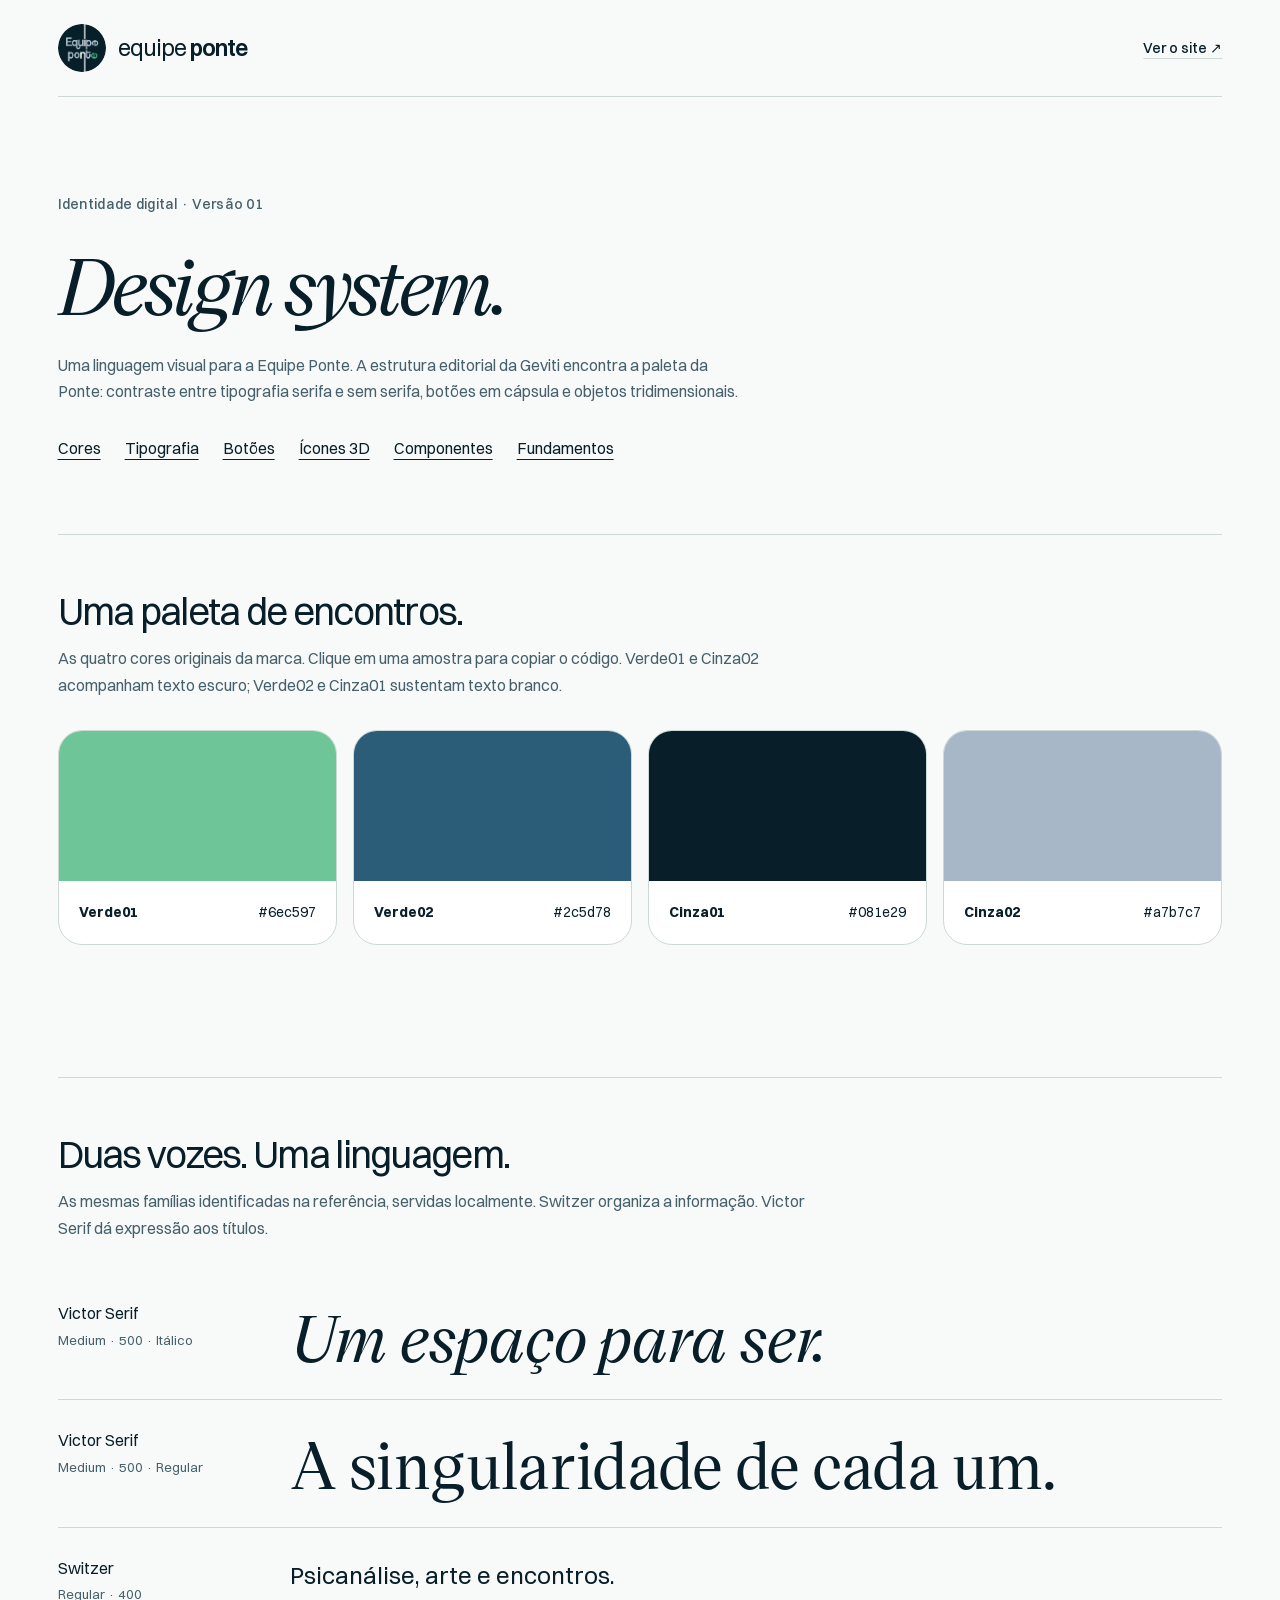
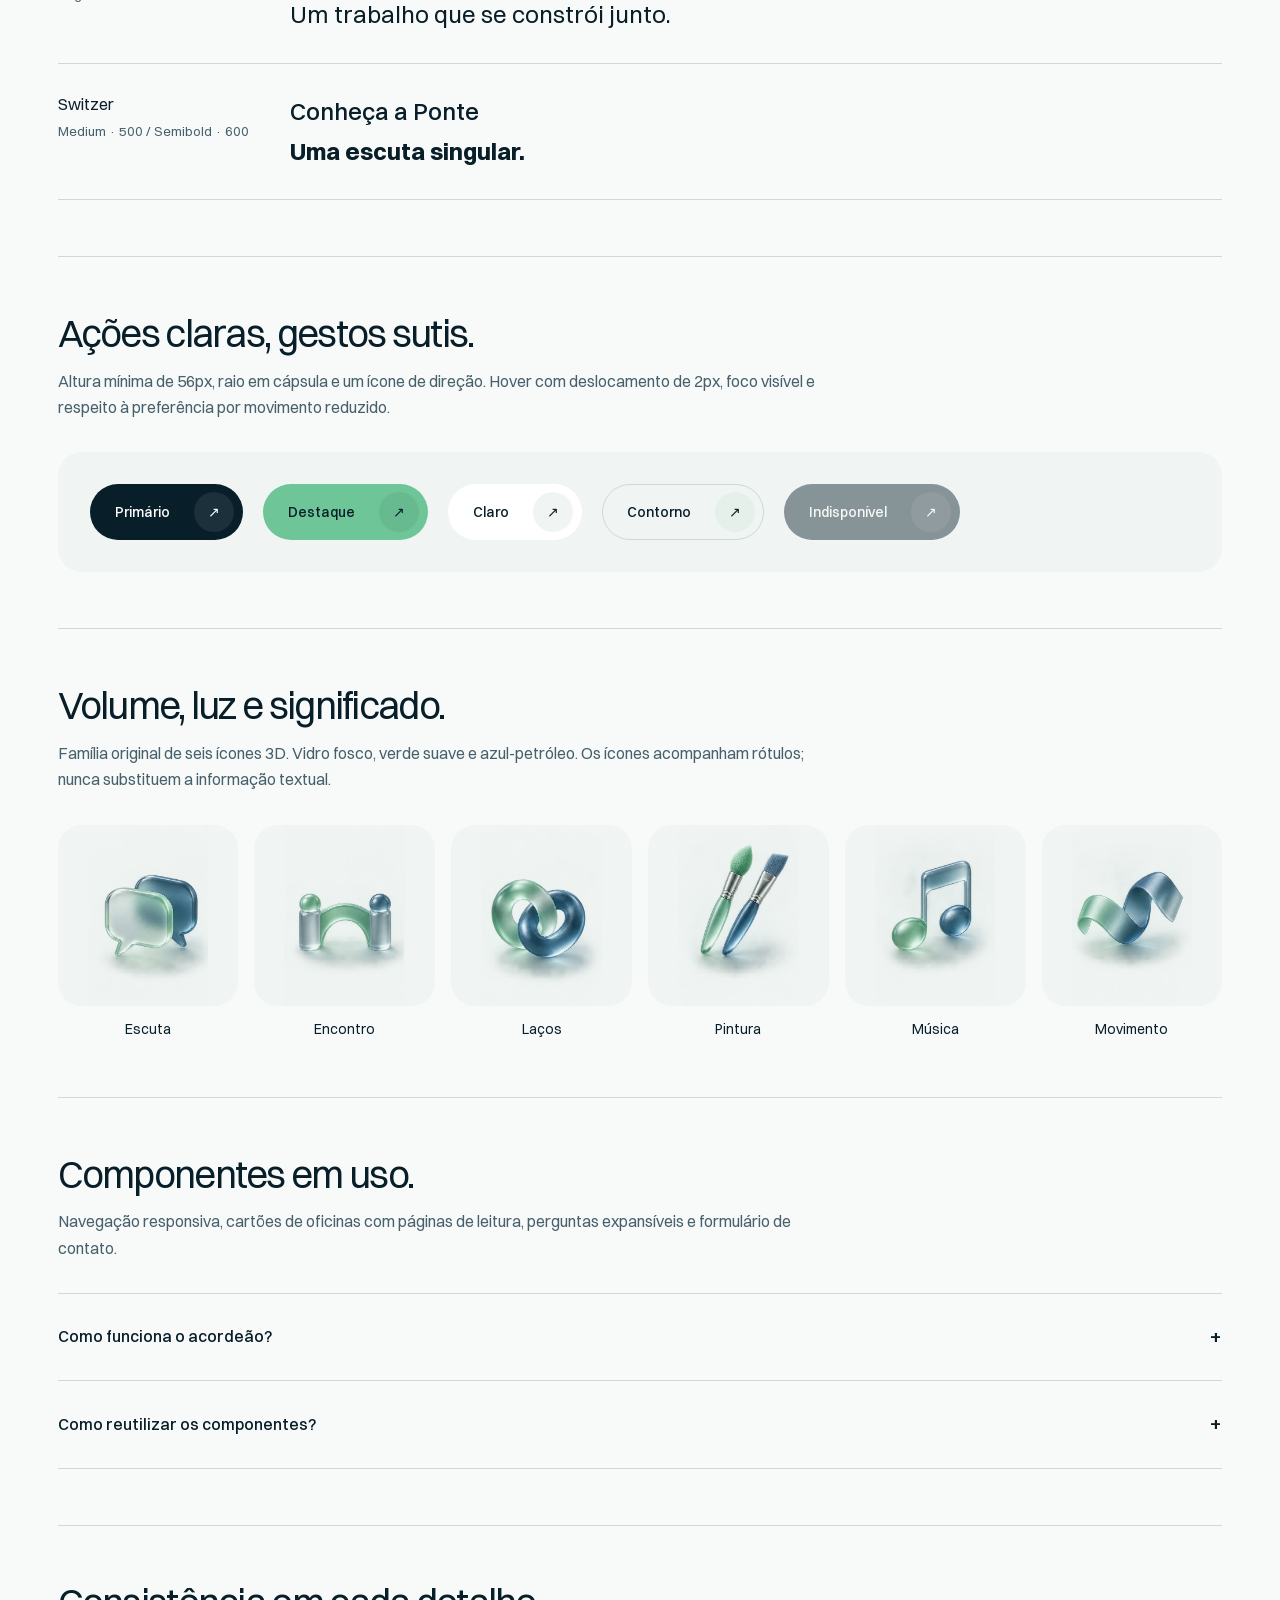
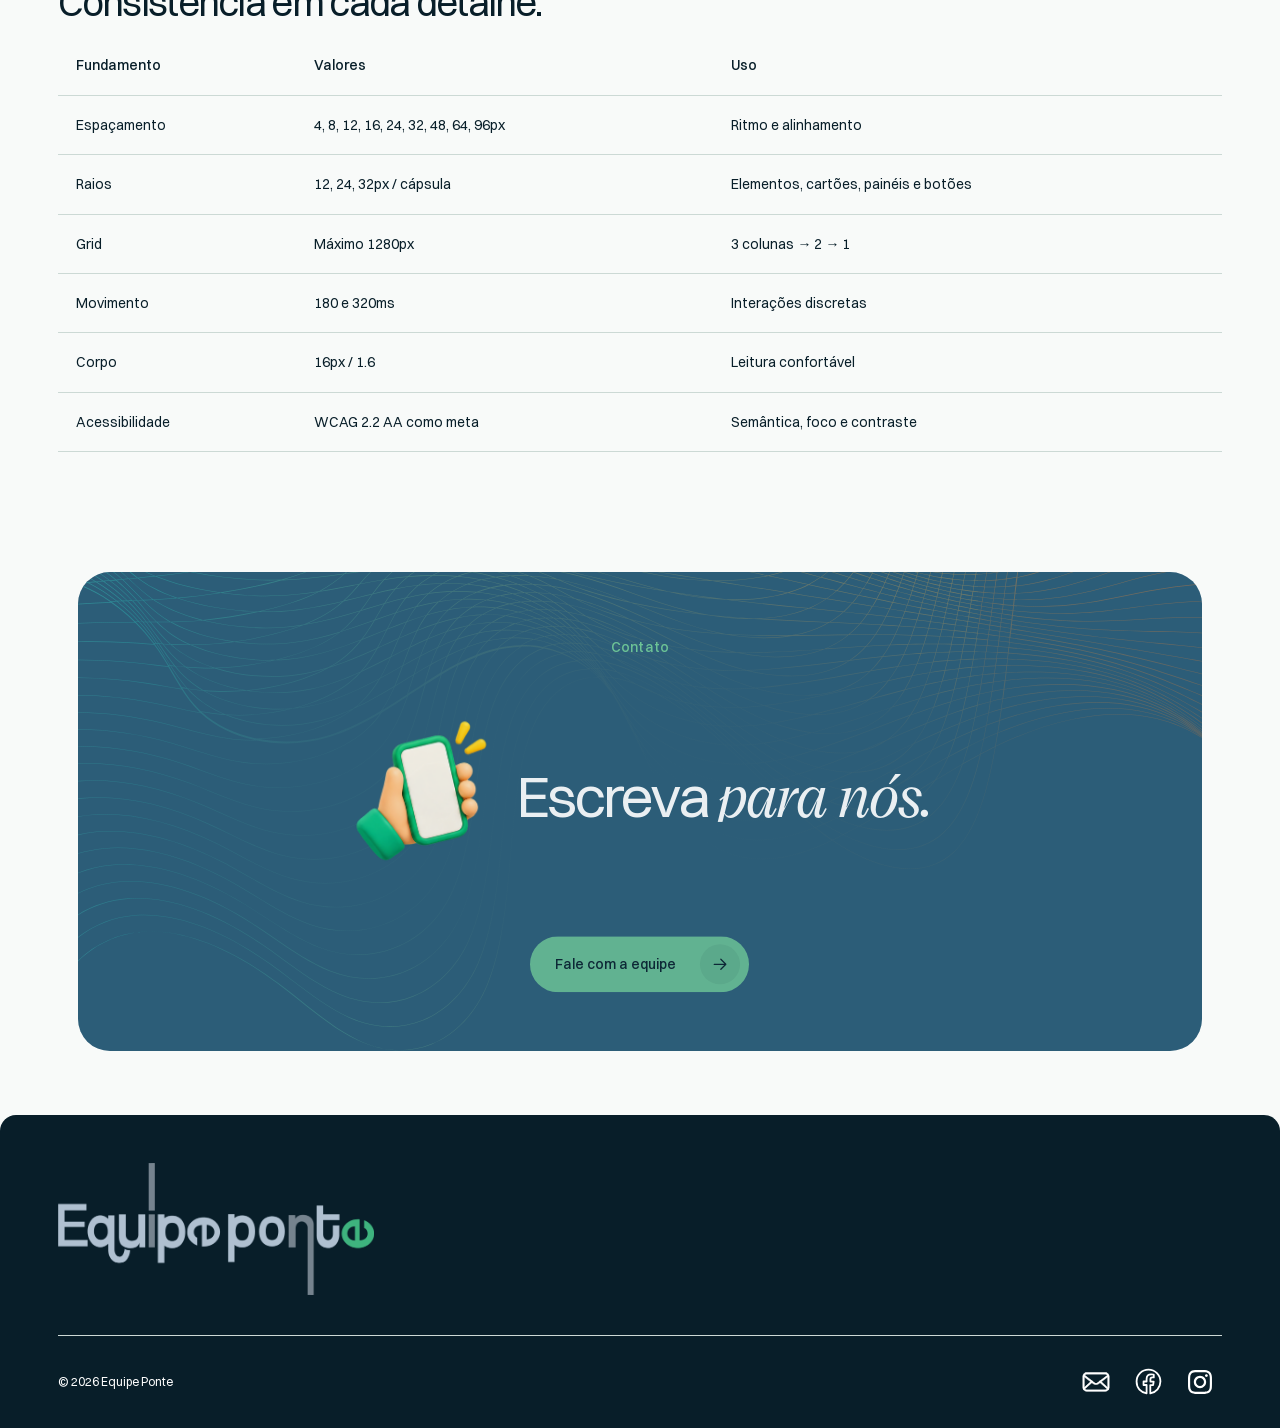
<file: public/design-system.html>
<!doctype html>
<html lang="pt-BR">
  <head>
    <meta charset="utf-8" />
    <meta name="viewport" content="width=device-width, initial-scale=1" />
    <meta name="theme-color" content="#081e29" />
    <meta name="robots" content="noindex, nofollow" />
    <link rel="icon" href="assets/images/logo.png" />
    <link
      rel="preload"
      href="assets/fonts/switzer-regular.woff2"
      as="font"
      type="font/woff2"
      crossorigin
    />
    <link
      rel="preload"
      href="assets/fonts/victor-serif-medium-italic.woff2"
      as="font"
      type="font/woff2"
      crossorigin
    />
    <link rel="stylesheet" href="assets/styles.css" />
    <script src="assets/site.js" defer></script>
    <title>Design system — Equipe Ponte</title>
    <meta
      name="description"
      content="Cores, tipografia, ícones e componentes da identidade digital da Equipe Ponte."
    />
    <link
      rel="canonical"
      href="https://equipeponte.vercel.app/design-system.html"
    />
    <meta
      property="og:url"
      content="https://equipeponte.vercel.app/design-system.html"
    />
    <meta
      property="og:image"
      content="https://equipeponte.vercel.app/assets/images/hero-sky.webp"
    />
  <link rel="stylesheet" href="assets/motion.css"><script src="assets/vendor/gsap.min.js" defer></script><script src="assets/vendor/ScrollTrigger.min.js" defer></script><script src="assets/vendor/lenis.min.js" defer></script><script src="assets/motion.js" defer></script></head>
  <body>
    <a class="skip-link" href="#conteudo">Pular para o conteúdo</a>
    <header class="ds-header wrap">
      <a class="brand" href="./"
        ><img src="assets/images/logo.png" width="48" height="48" alt="" /><span
          >equipe <strong>ponte</strong></span
        ></a
      ><a class="text-link" href="./">Ver o site ↗</a>
    </header>
    <main id="conteudo" class="wrap">
      <div class="ds-intro">
        <p class="overline">Identidade digital · Versão 01</p>
        <h1>Design system.</h1>
        <p>
          Uma linguagem visual para a Equipe Ponte. A estrutura editorial da
          Geviti encontra a paleta da Ponte: contraste entre tipografia serifa e
          sem serifa, botões em cápsula e objetos tridimensionais.
        </p>
        <nav class="ds-nav" aria-label="Seções do design system">
          <a href="#cores">Cores</a><a href="#tipografia">Tipografia</a
          ><a href="#botoes">Botões</a><a href="#icones">Ícones 3D</a
          ><a href="#componentes">Componentes</a
          ><a href="#fundamentos">Fundamentos</a>
        </nav>
      </div>
      <section class="ds-section" id="cores">
        <h2>Uma paleta de encontros.</h2>
        <p>
          As quatro cores originais da marca. Clique em uma amostra para copiar
          o código. Verde01 e Cinza02 acompanham texto escuro; Verde02 e Cinza01
          sustentam texto branco.
        </p>
        <div class="swatches">
          <button
            class="swatch"
            style="--swatch: #6ec597"
            data-copy="#6ec597"
            aria-label="Copiar Verde01, #6ec597"
          >
            <span class="swatch__color"></span
            ><span class="swatch__label"
              ><strong>Verde01</strong><span>#6ec597</span></span
            ></button
          ><button
            class="swatch"
            style="--swatch: #2c5d78"
            data-copy="#2c5d78"
            aria-label="Copiar Verde02, #2c5d78"
          >
            <span class="swatch__color"></span
            ><span class="swatch__label"
              ><strong>Verde02</strong><span>#2c5d78</span></span
            ></button
          ><button
            class="swatch"
            style="--swatch: #081e29"
            data-copy="#081e29"
            aria-label="Copiar Cinza01, #081e29"
          >
            <span class="swatch__color"></span
            ><span class="swatch__label"
              ><strong>Cinza01</strong><span>#081e29</span></span
            ></button
          ><button
            class="swatch"
            style="--swatch: #a7b7c7"
            data-copy="#a7b7c7"
            aria-label="Copiar Cinza02, #a7b7c7"
          >
            <span class="swatch__color"></span
            ><span class="swatch__label"
              ><strong>Cinza02</strong><span>#a7b7c7</span></span
            >
          </button>
        </div>
        <p
          class="copy-status"
          id="copy-status"
          role="status"
          aria-live="polite"
        ></p>
      </section>
      <section class="ds-section" id="tipografia">
        <h2>Duas vozes. Uma linguagem.</h2>
        <p>
          As mesmas famílias identificadas na referência, servidas localmente.
          Switzer organiza a informação. Victor Serif dá expressão aos títulos.
        </p>
        <div class="type-example">
          <div>Victor Serif<br /><small>Medium · 500 · Itálico</small></div>
          <p class="type-display">Um espaço para ser.</p>
        </div>
        <div class="type-example">
          <div>Victor Serif<br /><small>Medium · 500 · Regular</small></div>
          <p class="type-display" style="font-style: normal">
            A singularidade de cada um.
          </p>
        </div>
        <div class="type-example">
          <div>Switzer<br /><small>Regular · 400</small></div>
          <p class="type-body">
            Psicanálise, arte e encontros.<br />Um trabalho que se constrói
            junto.
          </p>
        </div>
        <div class="type-example">
          <div>Switzer<br /><small>Medium · 500 / Semibold · 600</small></div>
          <p class="type-body">
            <span style="font-weight: 500">Conheça a Ponte</span><br /><strong
              >Uma escuta singular.</strong
            >
          </p>
        </div>
      </section>
      <section class="ds-section" id="botoes">
        <h2>Ações claras, gestos sutis.</h2>
        <p>
          Altura mínima de 56px, raio em cápsula e um ícone de direção. Hover
          com deslocamento de 2px, foco visível e respeito à preferência por
          movimento reduzido.
        </p>
        <div class="ds-samples">
          <a class="button button--primary" href="contato.html"
            >Primário <span class="button__icon" aria-hidden="true">↗</span></a
          ><a class="button button--mint" href="contato.html"
            >Destaque <span class="button__icon" aria-hidden="true">↗</span></a
          ><a class="button button--light" href="./#sobre"
            >Claro <span class="button__icon" aria-hidden="true">↗</span></a
          ><a class="button button--outline" href="./#grupo"
            >Contorno <span class="button__icon" aria-hidden="true">↗</span></a
          ><button class="button button--primary" disabled>
            Indisponível <span class="button__icon" aria-hidden="true">↗</span>
          </button>
        </div>
      </section>
      <section class="ds-section" id="icones">
        <h2>Volume, luz e significado.</h2>
        <p>
          Família original de seis ícones 3D. Vidro fosco, verde suave e
          azul-petróleo. Os ícones acompanham rótulos; nunca substituem a
          informação textual.
        </p>
        <div class="ds-icons">
          <div>
            <div class="icon-scene">
              <span class="icon-3d icon-3d--chat" aria-hidden="true"></span>
            </div>
            <p>Escuta</p>
          </div>
          <div>
            <div class="icon-scene">
              <span class="icon-3d icon-3d--bridge" aria-hidden="true"></span>
            </div>
            <p>Encontro</p>
          </div>
          <div>
            <div class="icon-scene">
              <span
                class="icon-3d icon-3d--connection"
                aria-hidden="true"
              ></span>
            </div>
            <p>Laços</p>
          </div>
          <div>
            <div class="icon-scene">
              <span class="icon-3d icon-3d--brush" aria-hidden="true"></span>
            </div>
            <p>Pintura</p>
          </div>
          <div>
            <div class="icon-scene">
              <span class="icon-3d icon-3d--music" aria-hidden="true"></span>
            </div>
            <p>Música</p>
          </div>
          <div>
            <div class="icon-scene">
              <span class="icon-3d icon-3d--ribbon" aria-hidden="true"></span>
            </div>
            <p>Movimento</p>
          </div>
        </div>
      </section>
      <section class="ds-section" id="componentes">
        <h2>Componentes em uso.</h2>
        <p>
          Navegação responsiva, cartões de oficinas com páginas de leitura,
          perguntas expansíveis e formulário de contato.
        </p>
        <div class="faq-list">
          <details class="faq-item">
            <summary>
              Como funciona o acordeão?<span aria-hidden="true">+</span>
            </summary>
            <p>
              O componente usa details e summary nativos. Funciona com teclado e
              sem JavaScript, e comunica seu estado às tecnologias assistivas.
            </p>
          </details>
          <details class="faq-item">
            <summary>
              Como reutilizar os componentes?<span aria-hidden="true">+</span>
            </summary>
            <p>
              Use as classes de assets/styles.css e os tokens definidos em
              :root. A página inicial e este catálogo compartilham a mesma folha
              de estilos.
            </p>
          </details>
        </div>
      </section>
      <section class="ds-section" id="fundamentos">
        <h2>Consistência em cada detalhe.</h2>
        <table class="ds-table">
          <caption class="sr-only">
            Tokens de espaçamento, forma, layout e movimento
          </caption>
          <thead>
            <tr>
              <th scope="col">Fundamento</th>
              <th scope="col">Valores</th>
              <th scope="col">Uso</th>
            </tr>
          </thead>
          <tbody>
            <tr>
              <td>Espaçamento</td>
              <td>4, 8, 12, 16, 24, 32, 48, 64, 96px</td>
              <td>Ritmo e alinhamento</td>
            </tr>
            <tr>
              <td>Raios</td>
              <td>12, 24, 32px / cápsula</td>
              <td>Elementos, cartões, painéis e botões</td>
            </tr>
            <tr>
              <td>Grid</td>
              <td>Máximo 1280px</td>
              <td>3 colunas → 2 → 1</td>
            </tr>
            <tr>
              <td>Movimento</td>
              <td>180 e 320ms</td>
              <td>Interações discretas</td>
            </tr>
            <tr>
              <td>Corpo</td>
              <td>16px / 1.6</td>
              <td>Leitura confortável</td>
            </tr>
            <tr>
              <td>Acessibilidade</td>
              <td>WCAG 2.2 AA como meta</td>
              <td>Semântica, foco e contraste</td>
            </tr>
          </tbody>
        </table>
      </section>
    <section class="contact-section small-contact">
        <div class="wrap contact-inner">
          <p class="overline">Contato</p>
          <div class="home-contact-heading"><img class="home-section-icon home-section-icon--contact" src="assets/images/contact-icon.png" width="144" height="216" alt="" loading="lazy"><h2>Escreva <em>para nós.</em></h2></div>
          <a class="button button--mint" href="contato.html"
            >Fale com a equipe<span class="button__icon"
              ><svg viewBox="0 0 24 24" fill="none" aria-hidden="true">
                <path
                  d="M5 12h14m-6-6 6 6-6 6"
                  stroke="currentColor"
                  stroke-width="1.5"
                  stroke-linecap="round"
                  stroke-linejoin="round"
                /></svg></span
          ></a>
        </div>
      </section>
</main>
    <footer class="footer wrap">
      <a class="brand brand--footer" href="index.html" aria-label="Equipe Ponte — Home"><img src="assets/images/logo-horizontal.png" width="1436" height="597" alt=""></a>
      <div class="footer-bottom"><span>© 2026 Equipe Ponte</span><nav class="footer-social" aria-label="Redes sociais e email"><a href="mailto:equipeponte@gmail.com" aria-label="Enviar email à Equipe Ponte"><span class="footer-social-icon footer-social-icon--email" aria-hidden="true"></span></a><a href="https://www.facebook.com/equipeponte/" aria-label="Equipe Ponte no Facebook"><span class="footer-social-icon footer-social-icon--facebook" aria-hidden="true"></span></a><a href="https://www.instagram.com/equipeponte/" aria-label="Equipe Ponte no Instagram"><span class="footer-social-icon footer-social-icon--instagram" aria-hidden="true"></span></a></nav></div>
    </footer>
  </body>
</html>
</file>
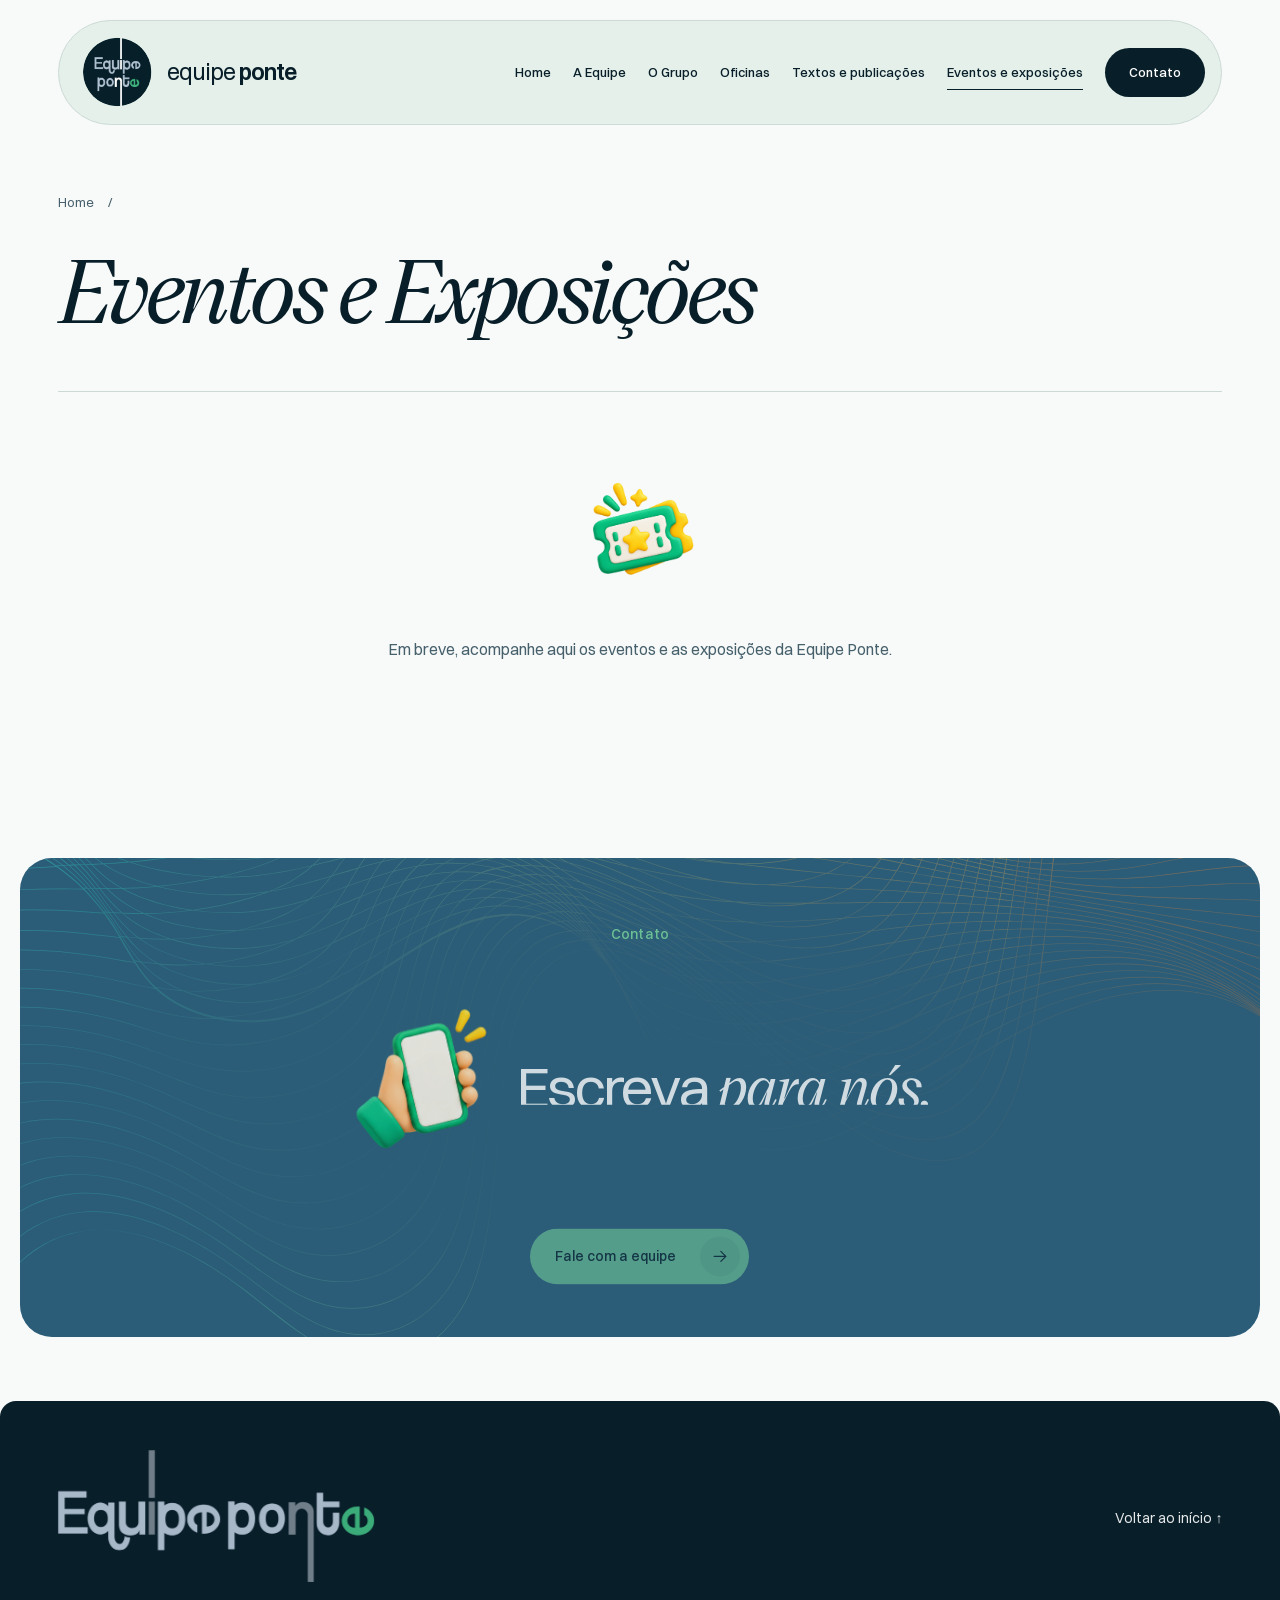
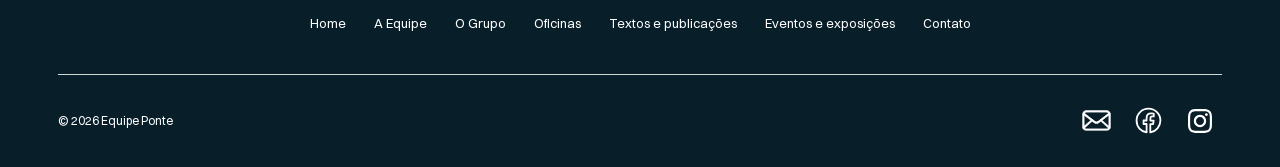
<file: public/eventos-e-exposicoes.html>
<!doctype html><html lang="pt-BR"><head><meta charset="utf-8"><meta name="viewport" content="width=device-width, initial-scale=1"><meta name="theme-color" content="#081e29"><meta name="robots" content="noindex, nofollow"><title>Eventos e Exposições — Equipe Ponte</title><meta name="description" content="Eventos e exposições da Equipe Ponte."><link rel="canonical" href="https://equipeponte.vercel.app/eventos-e-exposicoes.html"><meta property="og:title" content="Eventos e Exposições — Equipe Ponte"><meta property="og:description" content="Eventos e exposições da Equipe Ponte."><meta property="og:type" content="website"><meta property="og:locale" content="pt_BR"><meta property="og:url" content="https://equipeponte.vercel.app/eventos-e-exposicoes.html"><meta property="og:image" content="https://equipeponte.vercel.app/assets/images/equipe.webp"><link rel="icon" href="assets/images/logo.png"><link rel="preload" href="assets/fonts/switzer-regular.woff2" as="font" type="font/woff2" crossorigin><link rel="preload" href="assets/fonts/victor-serif-medium-italic.woff2" as="font" type="font/woff2" crossorigin><link rel="stylesheet" href="assets/styles.css"><script src="assets/site-config.js" defer></script><script src="assets/site.js" defer></script><script type="application/ld+json">{"@context": "https://schema.org", "@type": "Organization", "name": "Equipe Ponte", "url": "https://equipeponte.vercel.app", "email": "equipeponte@gmail.com", "address": {"@type": "PostalAddress", "streetAddress": "Rua Paris, 656, Sumaré", "addressLocality": "São Paulo", "addressRegion": "SP", "postalCode": "01257-040", "addressCountry": "BR"}}</script><link rel="stylesheet" href="assets/motion.css"><script src="assets/vendor/gsap.min.js" defer></script><script src="assets/vendor/ScrollTrigger.min.js" defer></script><script src="assets/vendor/lenis.min.js" defer></script><script src="assets/motion.js" defer></script></head><body><a class="skip-link" href="#conteudo">Pular para o conteúdo</a><div class="inner-header inner-header--content"><header class="site-header"><a class="brand" href="index.html" aria-label="Equipe Ponte — Home"><img src="assets/images/logo.png" width="48" height="48" alt=""><span>equipe <strong>ponte</strong></span></a><button class="menu-toggle" type="button" aria-expanded="false" aria-controls="main-nav"><span>Menu</span><span class="menu-lines" aria-hidden="true"></span></button><nav id="main-nav" aria-label="Navegação principal"><a href="index.html">Home</a><a href="a-equipe.html">A Equipe</a><a href="o-grupo.html">O Grupo</a><a href="oficinas.html">Oficinas</a><a href="textos-e-publicacoes.html">Textos e publicações</a><a href="eventos-e-exposicoes.html" aria-current="page">Eventos e exposições</a><a href="contato.html" class="nav-contact">Contato</a></nav></header></div><main id="conteudo" class=""><section class="page-intro wrap"><a class="breadcrumb" href="index.html">Home <span aria-hidden="true">/</span></a><h1>Eventos e Exposições</h1></section><section class="wrap publications"><div class="publication-empty"><span class="icon-3d icon-3d--events" aria-hidden="true"></span><p>Em breve, acompanhe aqui os eventos e as exposições da Equipe Ponte.</p></div></section><section class="contact-section small-contact">
        <div class="wrap contact-inner">
          <p class="overline">Contato</p>
          <div class="home-contact-heading"><img class="home-section-icon home-section-icon--contact" src="assets/images/contact-icon.png" width="144" height="216" alt="" loading="lazy"><h2>Escreva <em>para nós.</em></h2></div>
          <a class="button button--mint" href="contato.html"
            >Fale com a equipe<span class="button__icon"
              ><svg viewBox="0 0 24 24" fill="none" aria-hidden="true">
                <path
                  d="M5 12h14m-6-6 6 6-6 6"
                  stroke="currentColor"
                  stroke-width="1.5"
                  stroke-linecap="round"
                  stroke-linejoin="round"
                /></svg></span
          ></a>
        </div>
      </section></main><footer class="footer wrap"><div class="footer-top"><a class="brand brand--footer" href="index.html" aria-label="Equipe Ponte — Home"><img src="assets/images/logo-horizontal.png" width="1436" height="597" alt=""></a><a href="#conteudo">Voltar ao início ↑</a></div><nav class="footer-nav" aria-label="Navegação do rodapé"><a href="index.html">Home</a><a href="a-equipe.html">A Equipe</a><a href="o-grupo.html">O Grupo</a><a href="oficinas.html">Oficinas</a><a href="textos-e-publicacoes.html">Textos e publicações</a><a href="eventos-e-exposicoes.html">Eventos e exposições</a><a href="contato.html">Contato</a></nav><div class="footer-bottom"><span>© 2026 Equipe Ponte</span><nav class="footer-social" aria-label="Redes sociais e email"><a href="mailto:equipeponte@gmail.com" aria-label="Enviar email à Equipe Ponte"><span class="footer-social-icon footer-social-icon--email" aria-hidden="true"></span></a><a href="https://www.facebook.com/equipeponte/" aria-label="Equipe Ponte no Facebook"><span class="footer-social-icon footer-social-icon--facebook" aria-hidden="true"></span></a><a href="https://www.instagram.com/equipeponte/" aria-label="Equipe Ponte no Instagram"><span class="footer-social-icon footer-social-icon--instagram" aria-hidden="true"></span></a></nav></div></footer></body></html>
</file>
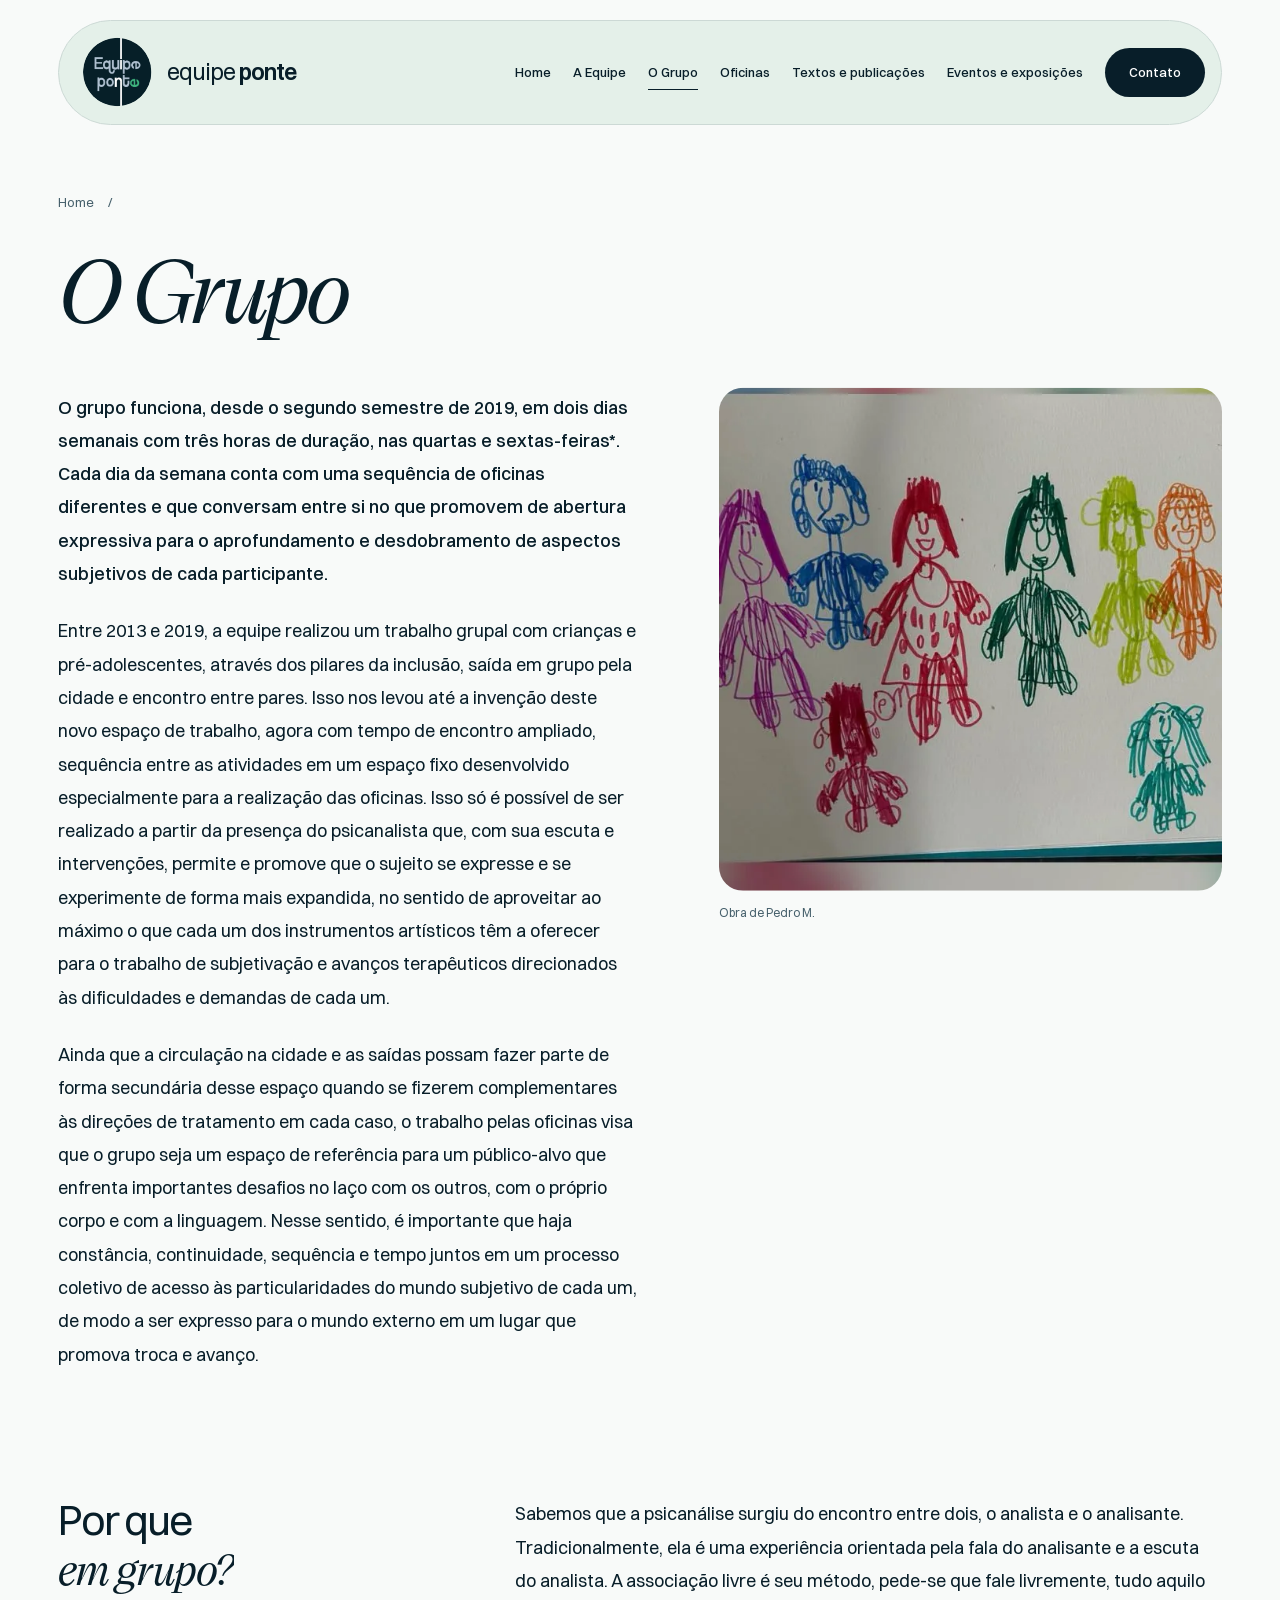
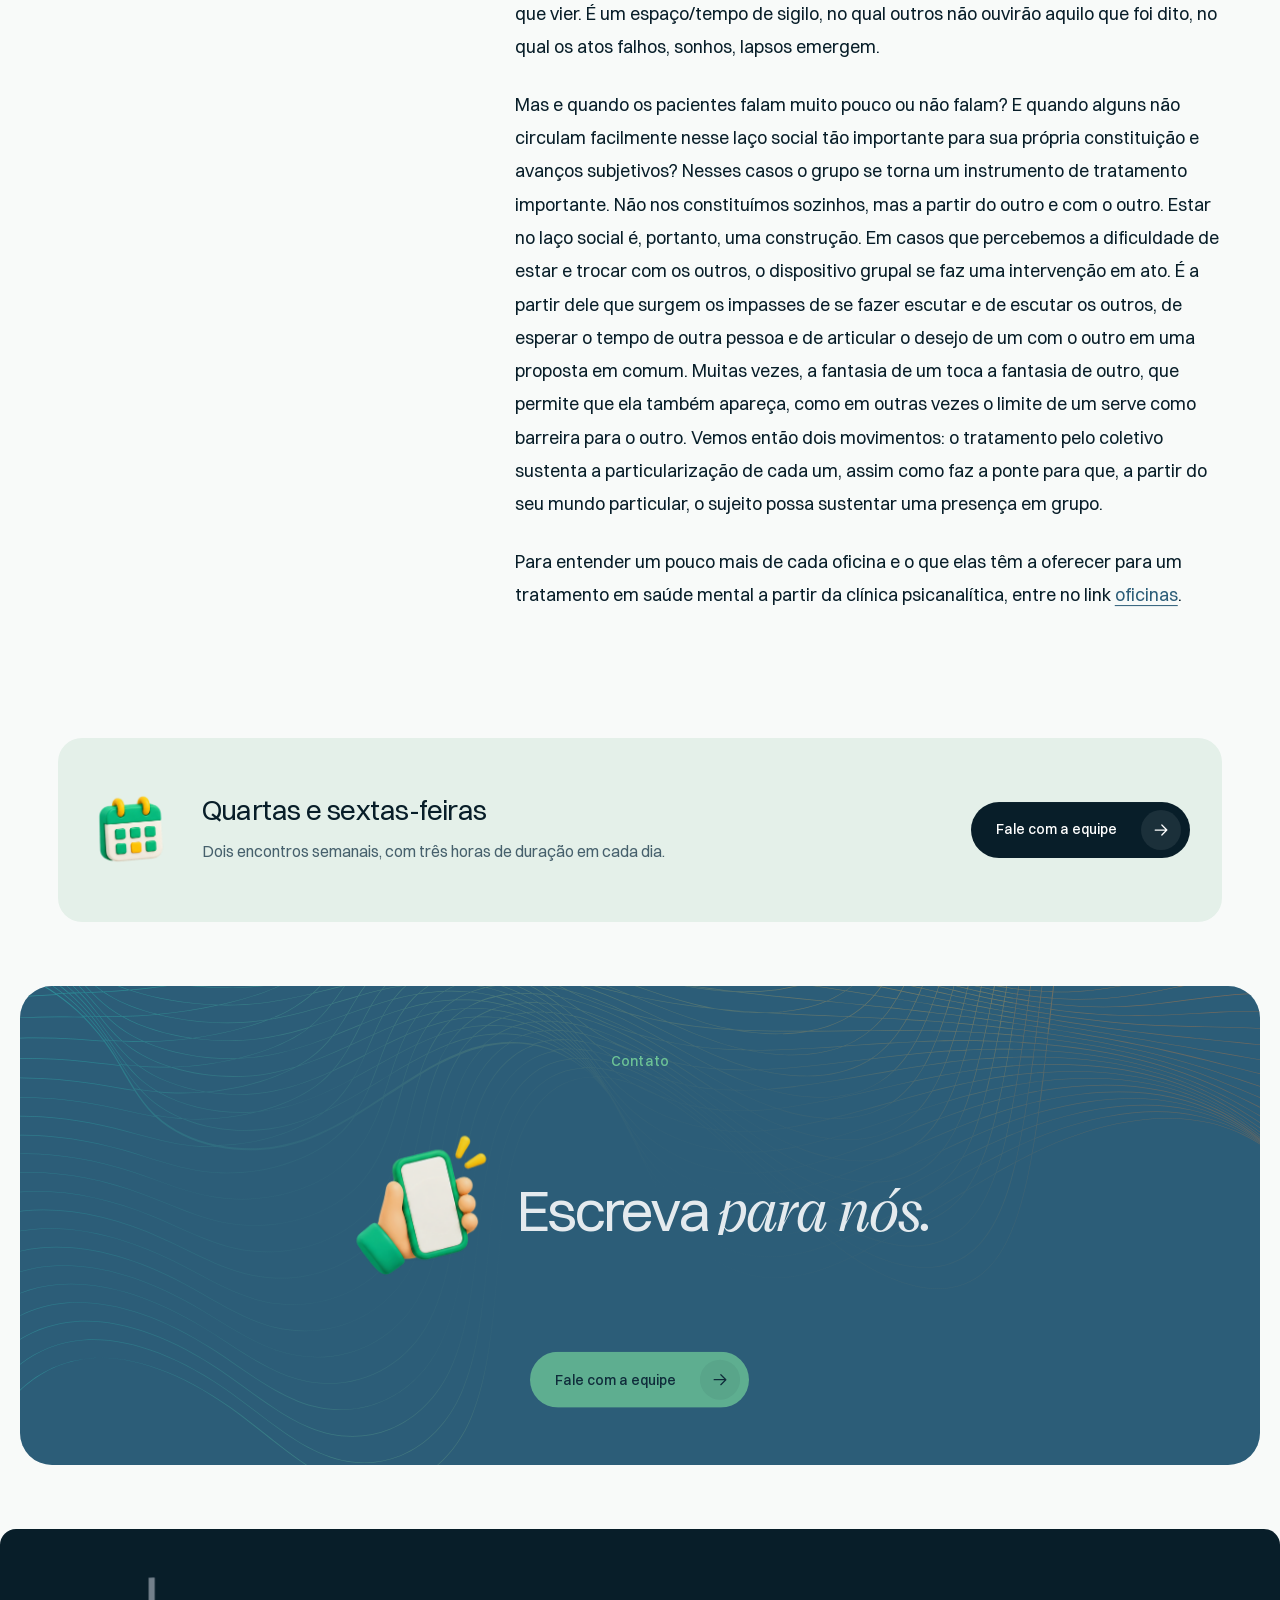
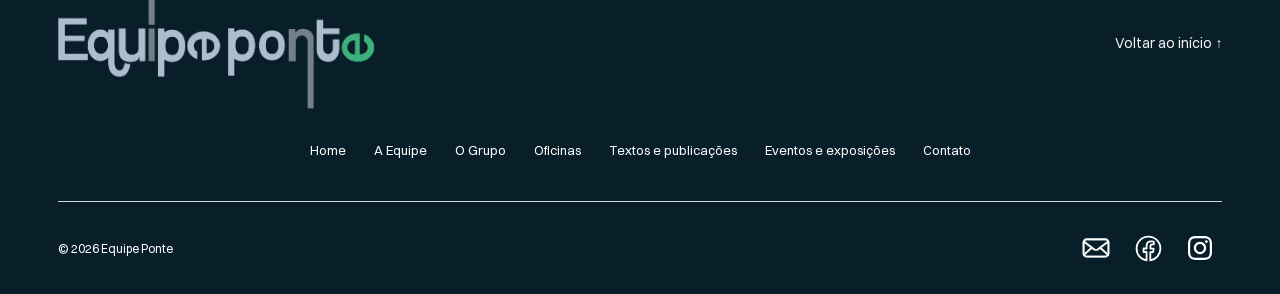
<file: public/o-grupo.html>
<!doctype html>
<html lang="pt-BR">
  <head>
    <meta charset="utf-8" />
    <meta name="viewport" content="width=device-width, initial-scale=1" />
    <meta name="theme-color" content="#081e29" />
    <meta name="robots" content="noindex, nofollow" />
    <title>O Grupo — Equipe Ponte</title>
    <meta
      name="description"
      content="Conheça o trabalho em grupo da Equipe Ponte, sua trajetória e a proposta clínica orientada pela psicanálise."
    />
    <link rel="canonical" href="https://equipeponte.vercel.app/o-grupo.html" />
    <meta property="og:title" content="O Grupo — Equipe Ponte" />
    <meta
      property="og:description"
      content="Conheça o trabalho em grupo da Equipe Ponte, sua trajetória e a proposta clínica orientada pela psicanálise."
    />
    <meta property="og:type" content="website" />
    <meta property="og:locale" content="pt_BR" />
    <meta
      property="og:url"
      content="https://equipeponte.vercel.app/o-grupo.html"
    />
    <meta
      property="og:image"
      content="https://equipeponte.vercel.app/assets/images/equipe.webp"
    />
    <link rel="icon" href="assets/images/logo.png" />
    <link
      rel="preload"
      href="assets/fonts/switzer-regular.woff2"
      as="font"
      type="font/woff2"
      crossorigin
    />
    <link
      rel="preload"
      href="assets/fonts/victor-serif-medium-italic.woff2"
      as="font"
      type="font/woff2"
      crossorigin
    />
    <link rel="stylesheet" href="assets/styles.css" />
    <script src="assets/site-config.js" defer></script>
    <script src="assets/site.js" defer></script>
    <script type="application/ld+json">
      {
        "@context": "https://schema.org",
        "@type": "Organization",
        "name": "Equipe Ponte",
        "url": "https://equipeponte.vercel.app",
        "email": "equipeponte@gmail.com",
        "address": {
          "@type": "PostalAddress",
          "streetAddress": "Rua Paris, 656, Sumaré",
          "addressLocality": "São Paulo",
          "addressRegion": "SP",
          "postalCode": "01257-040",
          "addressCountry": "BR"
        }
      }
    </script>
  <link rel="stylesheet" href="assets/motion.css"><script src="assets/vendor/gsap.min.js" defer></script><script src="assets/vendor/ScrollTrigger.min.js" defer></script><script src="assets/vendor/lenis.min.js" defer></script><script src="assets/motion.js" defer></script></head>
  <body>
    <a class="skip-link" href="#conteudo">Pular para o conteúdo</a>
    <div class="inner-header inner-header--content">
      <header class="site-header">
        <a class="brand" href="index.html" aria-label="Equipe Ponte — Home"
          ><img
            src="assets/images/logo.png"
            width="48"
            height="48"
            alt=""
          /><span>equipe <strong>ponte</strong></span></a
        ><button
          class="menu-toggle"
          type="button"
          aria-expanded="false"
          aria-controls="main-nav"
        >
          <span>Menu</span><span class="menu-lines" aria-hidden="true"></span>
        </button>
        <nav id="main-nav" aria-label="Navegação principal">
          <a href="index.html">Home</a><a href="a-equipe.html">A Equipe</a
          ><a href="o-grupo.html" aria-current="page">O Grupo</a
          ><a href="oficinas.html">Oficinas</a
          ><a href="textos-e-publicacoes.html">Textos e publicações</a
          ><a href="eventos-e-exposicoes.html">Eventos e exposições</a><a href="contato.html" class="nav-contact">Contato</a>
        </nav>
      </header>
    </div>
    <main id="conteudo" class="">
      <section class="page-intro wrap">
        <a class="breadcrumb" href="index.html"
          >Home <span aria-hidden="true">/</span></a
        >
        <h1>O Grupo</h1>
      </section>
      <section class="wrap editorial-grid">
        <div class="prose">
          <p data-source-paragraph="17">
            O grupo funciona, desde o segundo semestre de 2019, em dois dias
            semanais com três horas de duração, nas quartas e sextas-feiras*.
            Cada dia da semana conta com uma sequência de oficinas diferentes e
            que conversam entre si no que promovem de abertura expressiva para o
            aprofundamento e desdobramento de aspectos subjetivos de cada
            participante.
          </p>
          <p data-source-paragraph="18">
            Entre 2013 e 2019, a equipe realizou um trabalho grupal com crianças
            e pré-adolescentes, através dos pilares da inclusão, saída em grupo
            pela cidade e encontro entre pares. Isso nos levou até a invenção
            deste novo espaço de trabalho, agora com tempo de encontro ampliado,
            sequência entre as atividades em um espaço fixo desenvolvido
            especialmente para a realização das oficinas. Isso só é possível de
            ser realizado a partir da presença do psicanalista que, com sua
            escuta e intervenções, permite e promove que o sujeito se expresse e
            se experimente de forma mais expandida, no sentido de aproveitar ao
            máximo o que cada um dos instrumentos artísticos têm a oferecer para
            o trabalho de subjetivação e avanços terapêuticos direcionados às
            dificuldades e demandas de cada um.
          </p>
          <p data-source-paragraph="19">
            Ainda que a circulação na cidade e as saídas possam fazer parte de
            forma secundária desse espaço quando se fizerem complementares às
            direções de tratamento em cada caso, o trabalho pelas oficinas visa
            que o grupo seja um espaço de referência para um público-alvo que
            enfrenta importantes desafios no laço com os outros, com o próprio
            corpo e com a linguagem. Nesse sentido, é importante que haja
            constância, continuidade, sequência e tempo juntos em um processo
            coletivo de acesso às particularidades do mundo subjetivo de cada
            um, de modo a ser expresso para o mundo externo em um lugar que
            promova troca e avanço.
          </p>
        </div>
        <figure class="editorial-photo">
          <img
            src="assets/images/obra-pedro.webp"
            srcset="
              assets/images/obra-pedro-small.webp 700w,
              assets/images/obra-pedro.webp       640w
            "
            sizes="(max-width: 900px) 90vw, 900px"
            width="640"
            height="640"
            alt="Obra de Pedro M.: figuras humanas desenhadas em diversas cores"
            loading="eager"
          />
          <figcaption>Obra de Pedro M.</figcaption>
        </figure>
      </section>
      <section class="section wrap reading-layout">
        <div class="reading-aside">
          <h2>Por que<br /><em>em grupo?</em></h2>
        </div>
        <div class="prose">
          <p data-source-paragraph="21">
            Sabemos que a psicanálise surgiu do encontro entre dois, o analista
            e o analisante. Tradicionalmente, ela é uma experiência orientada
            pela fala do analisante e a escuta do analista. A associação livre é
            seu método, pede-se que fale livremente, tudo aquilo que vier. É um
            espaço/tempo de sigilo, no qual outros não ouvirão aquilo que foi
            dito, no qual os atos falhos, sonhos, lapsos emergem.
          </p>
          <p data-source-paragraph="22">
            Mas e quando os pacientes falam muito pouco ou não falam? E quando
            alguns não circulam facilmente nesse laço social tão importante para
            sua própria constituição e avanços subjetivos? Nesses casos o grupo
            se torna um instrumento de tratamento importante. Não nos
            constituímos sozinhos, mas a partir do outro e com o outro. Estar no
            laço social é, portanto, uma construção. Em casos que percebemos a
            dificuldade de estar e trocar com os outros, o dispositivo grupal se
            faz uma intervenção em ato. É a partir dele que surgem os impasses
            de se fazer escutar e de escutar os outros, de esperar o tempo de
            outra pessoa e de articular o desejo de um com o outro em uma
            proposta em comum. Muitas vezes, a fantasia de um toca a fantasia de
            outro, que permite que ela também apareça, como em outras vezes o
            limite de um serve como barreira para o outro. Vemos então dois
            movimentos: o tratamento pelo coletivo sustenta a particularização
            de cada um, assim como faz a ponte para que, a partir do seu mundo
            particular, o sujeito possa sustentar uma presença em grupo.
          </p>
          <p data-source-paragraph="23">
            Para entender um pouco mais de cada oficina e o que elas têm a
            oferecer para um tratamento em saúde mental a partir da clínica
            psicanalítica, entre no link <a href="oficinas.html">oficinas</a>.
          </p>
        </div>
      </section>
      <section class="wrap schedule-note">
        <span class="icon-3d icon-3d--calendar" aria-hidden="true"></span>
        <div>
          <h2>Quartas e sextas-feiras</h2>
          <p>Dois encontros semanais, com três horas de duração em cada dia.</p>
        </div>
        <a class="button button--primary" href="contato.html"
          >Fale com a equipe<span class="button__icon"
            ><svg viewBox="0 0 24 24" fill="none" aria-hidden="true">
              <path
                d="M5 12h14m-6-6 6 6-6 6"
                stroke="currentColor"
                stroke-width="1.5"
                stroke-linecap="round"
                stroke-linejoin="round"
              /></svg></span
        ></a>
      </section>
      <section class="contact-section small-contact">
        <div class="wrap contact-inner">
          <p class="overline">Contato</p>
          <div class="home-contact-heading"><img class="home-section-icon home-section-icon--contact" src="assets/images/contact-icon.png" width="144" height="216" alt="" loading="lazy"><h2>Escreva <em>para nós.</em></h2></div>
          <a class="button button--mint" href="contato.html"
            >Fale com a equipe<span class="button__icon"
              ><svg viewBox="0 0 24 24" fill="none" aria-hidden="true">
                <path
                  d="M5 12h14m-6-6 6 6-6 6"
                  stroke="currentColor"
                  stroke-width="1.5"
                  stroke-linecap="round"
                  stroke-linejoin="round"
                /></svg></span
          ></a>
        </div>
      </section>
    </main>
    <footer class="footer wrap">
      <div class="footer-top">
        <a class="brand brand--footer" href="index.html" aria-label="Equipe Ponte — Home"><img src="assets/images/logo-horizontal.png" width="1436" height="597" alt=""></a>
        
        <a href="#conteudo">Voltar ao início ↑</a>
      </div>
      <nav class="footer-nav" aria-label="Navegação do rodapé">
        <a href="index.html">Home</a><a href="a-equipe.html">A Equipe</a
        ><a href="o-grupo.html">O Grupo</a><a href="oficinas.html">Oficinas</a
        ><a href="textos-e-publicacoes.html">Textos e publicações</a
        ><a href="eventos-e-exposicoes.html">Eventos e exposições</a><a href="contato.html">Contato</a>
      </nav>
      <div class="footer-bottom"><span>© 2026 Equipe Ponte</span><nav class="footer-social" aria-label="Redes sociais e email"><a href="mailto:equipeponte@gmail.com" aria-label="Enviar email à Equipe Ponte"><span class="footer-social-icon footer-social-icon--email" aria-hidden="true"></span></a><a href="https://www.facebook.com/equipeponte/" aria-label="Equipe Ponte no Facebook"><span class="footer-social-icon footer-social-icon--facebook" aria-hidden="true"></span></a><a href="https://www.instagram.com/equipeponte/" aria-label="Equipe Ponte no Instagram"><span class="footer-social-icon footer-social-icon--instagram" aria-hidden="true"></span></a></nav></div>
    </footer>
  </body>
</html>
</file>
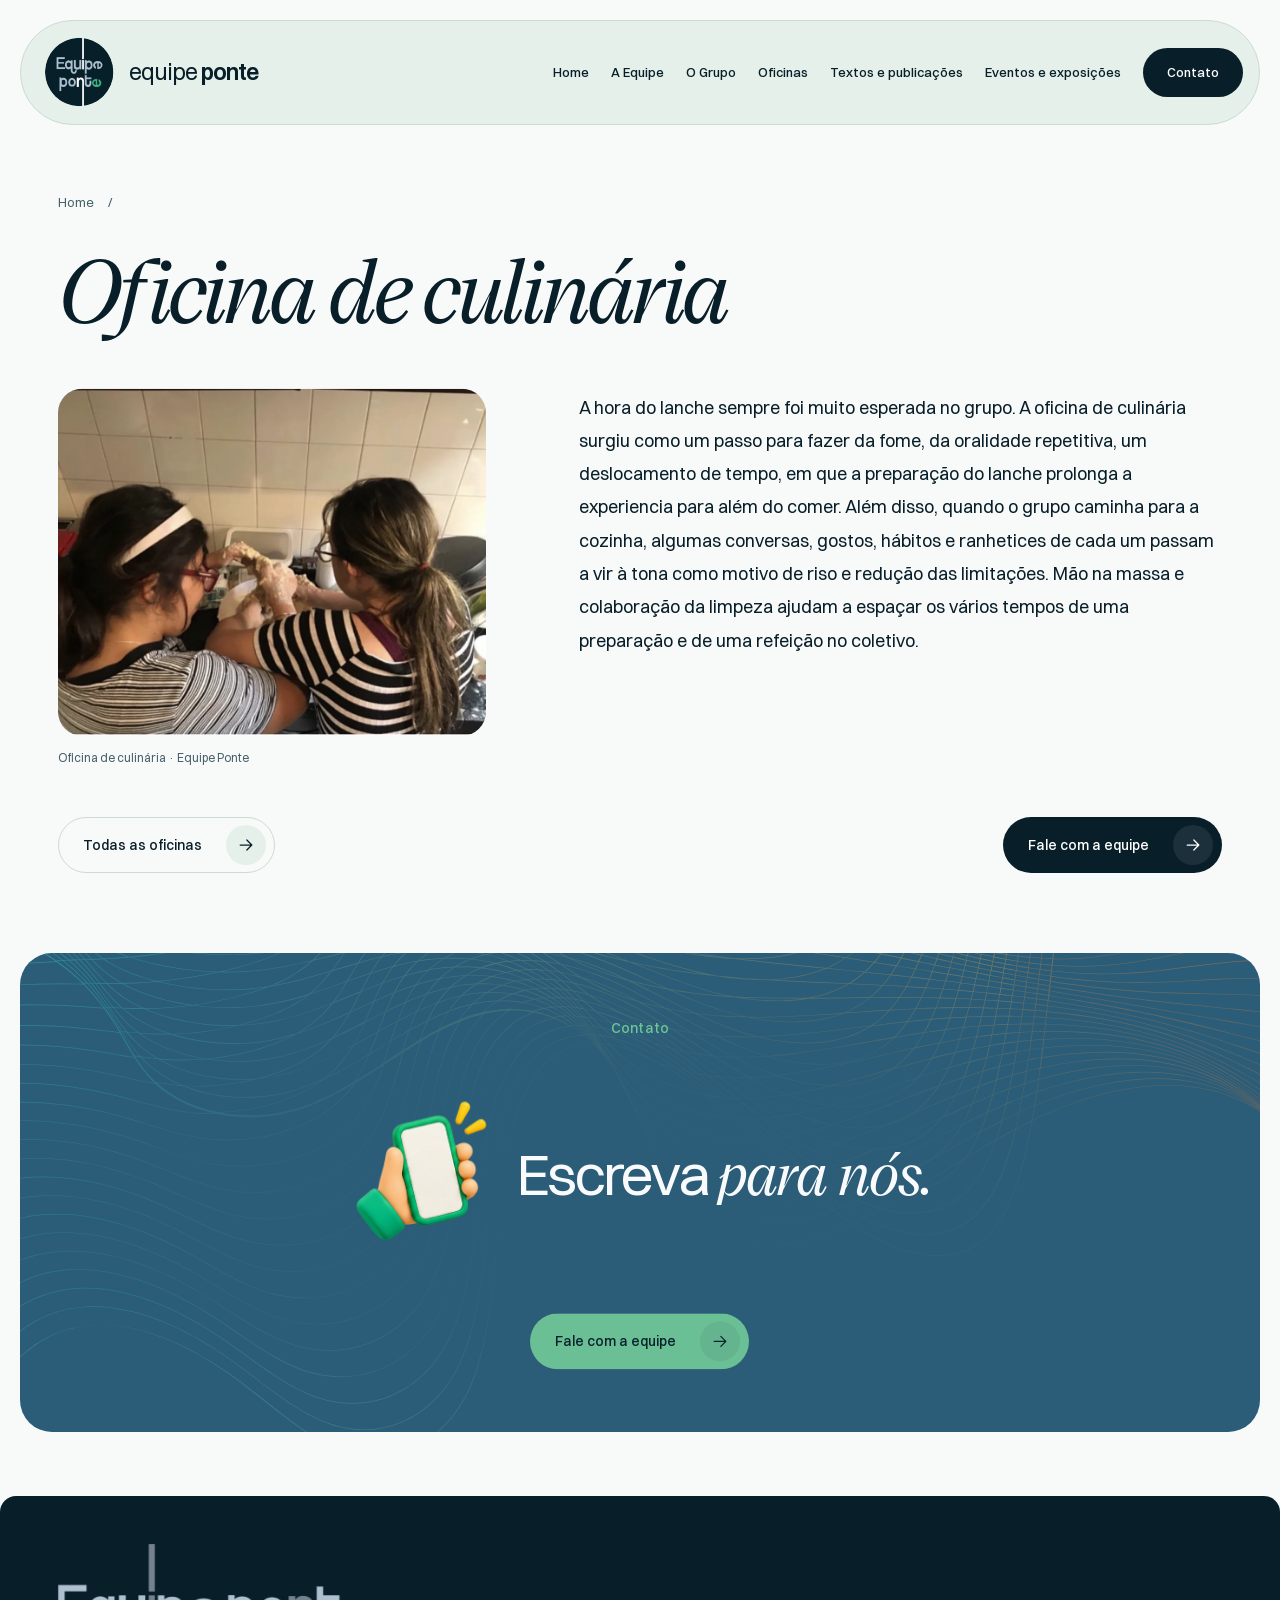
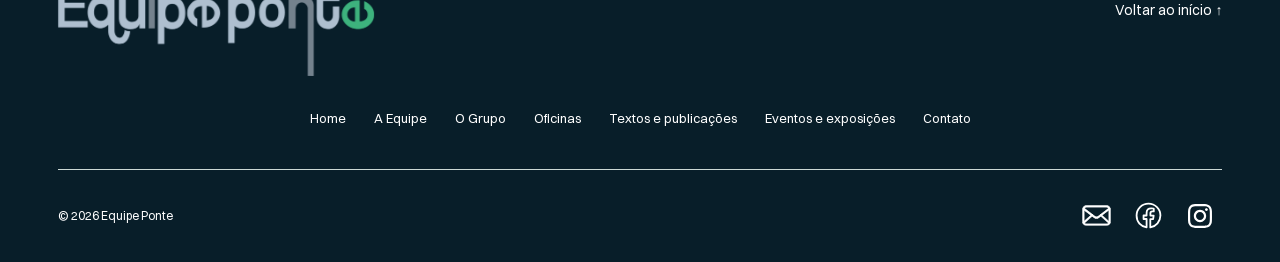
<file: public/oficina-culinaria.html>
<!doctype html>
<html lang="pt-BR">
  <head>
    <meta charset="utf-8" />
    <meta name="viewport" content="width=device-width, initial-scale=1" />
    <meta name="theme-color" content="#081e29" />
    <meta name="robots" content="noindex, nofollow" />
    <title>Oficina de culinária — Equipe Ponte</title>
    <meta
      name="description"
      content="Conheça a oficina de culinária e seu lugar na proposta clínica da Equipe Ponte."
    />
    <link
      rel="canonical"
      href="https://equipeponte.vercel.app/oficina-culinaria.html"
    />
    <meta property="og:title" content="Oficina de culinária — Equipe Ponte" />
    <meta
      property="og:description"
      content="Conheça a oficina de culinária e seu lugar na proposta clínica da Equipe Ponte."
    />
    <meta property="og:type" content="website" />
    <meta property="og:locale" content="pt_BR" />
    <meta
      property="og:url"
      content="https://equipeponte.vercel.app/oficina-culinaria.html"
    />
    <meta
      property="og:image"
      content="https://equipeponte.vercel.app/assets/images/equipe.webp"
    />
    <link rel="icon" href="assets/images/logo.png" />
    <link
      rel="preload"
      href="assets/fonts/switzer-regular.woff2"
      as="font"
      type="font/woff2"
      crossorigin
    />
    <link
      rel="preload"
      href="assets/fonts/victor-serif-medium-italic.woff2"
      as="font"
      type="font/woff2"
      crossorigin
    />
    <link rel="stylesheet" href="assets/styles.css" />
    <script src="assets/site-config.js" defer></script>
    <script src="assets/site.js" defer></script>
    <script type="application/ld+json">
      {
        "@context": "https://schema.org",
        "@type": "Organization",
        "name": "Equipe Ponte",
        "url": "https://equipeponte.vercel.app",
        "email": "equipeponte@gmail.com",
        "address": {
          "@type": "PostalAddress",
          "streetAddress": "Rua Paris, 656, Sumaré",
          "addressLocality": "São Paulo",
          "addressRegion": "SP",
          "postalCode": "01257-040",
          "addressCountry": "BR"
        }
      }
    </script>
  <link rel="stylesheet" href="assets/motion.css"><script src="assets/vendor/gsap.min.js" defer></script><script src="assets/vendor/ScrollTrigger.min.js" defer></script><script src="assets/vendor/lenis.min.js" defer></script><script src="assets/motion.js" defer></script></head>
  <body>
    <a class="skip-link" href="#conteudo">Pular para o conteúdo</a>
    <div class="inner-header">
      <header class="site-header">
        <a class="brand" href="index.html" aria-label="Equipe Ponte — Home"
          ><img
            src="assets/images/logo.png"
            width="48"
            height="48"
            alt=""
          /><span>equipe <strong>ponte</strong></span></a
        ><button
          class="menu-toggle"
          type="button"
          aria-expanded="false"
          aria-controls="main-nav"
        >
          <span>Menu</span><span class="menu-lines" aria-hidden="true"></span>
        </button>
        <nav id="main-nav" aria-label="Navegação principal">
          <a href="index.html">Home</a><a href="a-equipe.html">A Equipe</a
          ><a href="o-grupo.html">O Grupo</a><a href="oficinas.html">Oficinas</a
          ><a href="textos-e-publicacoes.html">Textos e publicações</a
          ><a href="eventos-e-exposicoes.html">Eventos e exposições</a><a href="contato.html" class="nav-contact">Contato</a>
        </nav>
      </header>
    </div>
    <main id="conteudo" class="">
      <section class="page-intro wrap">
        <a class="breadcrumb" href="index.html"
          >Home <span aria-hidden="true">/</span></a
        >
        <h1>Oficina de culinária</h1>
      </section>
      <section class="wrap workshop-detail">
        <div class="workshop-detail__image">
          <figure class="editorial-photo">
            <img
              src="assets/images/oficina-culinaria.webp"
              srcset="
                assets/images/oficina-culinaria-small.webp  700w,
                assets/images/oficina-culinaria.webp       1000w
              "
              sizes="(max-width: 900px) 90vw, 900px"
              width="1000"
              height="800"
              alt="Registro da oficina de culinária da Equipe Ponte"
              loading="eager"
            />
            <figcaption>Oficina de culinária · Equipe Ponte</figcaption>
          </figure>
        </div>
        <div class="prose">
          <p data-source-paragraph="38">
            A hora do lanche sempre foi muito esperada no grupo. A oficina de
            culinária surgiu como um passo para fazer da fome, da oralidade
            repetitiva, um deslocamento de tempo, em que a preparação do lanche
            prolonga a experiencia para além do comer. Além disso, quando o
            grupo caminha para a cozinha, algumas conversas, gostos, hábitos e
            ranhetices de cada um passam a vir à tona como motivo de riso e
            redução das limitações. Mão na massa e colaboração da limpeza ajudam
            a espaçar os vários tempos de uma preparação e de uma refeição no
            coletivo.
          </p>
        </div>
      </section>
      <div class="wrap workshop-pagination">
        <a class="button button--outline" href="oficinas.html"
          >Todas as oficinas<span class="button__icon"
            ><svg viewBox="0 0 24 24" fill="none" aria-hidden="true">
              <path
                d="M5 12h14m-6-6 6 6-6 6"
                stroke="currentColor"
                stroke-width="1.5"
                stroke-linecap="round"
                stroke-linejoin="round"
              /></svg></span></a
        ><a class="button button--primary" href="contato.html"
          >Fale com a equipe<span class="button__icon"
            ><svg viewBox="0 0 24 24" fill="none" aria-hidden="true">
              <path
                d="M5 12h14m-6-6 6 6-6 6"
                stroke="currentColor"
                stroke-width="1.5"
                stroke-linecap="round"
                stroke-linejoin="round"
              /></svg></span
        ></a>
      </div>
    <section class="contact-section small-contact">
        <div class="wrap contact-inner">
          <p class="overline">Contato</p>
          <div class="home-contact-heading"><img class="home-section-icon home-section-icon--contact" src="assets/images/contact-icon.png" width="144" height="216" alt="" loading="lazy"><h2>Escreva <em>para nós.</em></h2></div>
          <a class="button button--mint" href="contato.html"
            >Fale com a equipe<span class="button__icon"
              ><svg viewBox="0 0 24 24" fill="none" aria-hidden="true">
                <path
                  d="M5 12h14m-6-6 6 6-6 6"
                  stroke="currentColor"
                  stroke-width="1.5"
                  stroke-linecap="round"
                  stroke-linejoin="round"
                /></svg></span
          ></a>
        </div>
      </section>
</main>
    <footer class="footer wrap">
      <div class="footer-top">
        <a class="brand brand--footer" href="index.html" aria-label="Equipe Ponte — Home"><img src="assets/images/logo-horizontal.png" width="1436" height="597" alt=""></a>
        
        <a href="#conteudo">Voltar ao início ↑</a>
      </div>
      <nav class="footer-nav" aria-label="Navegação do rodapé">
        <a href="index.html">Home</a><a href="a-equipe.html">A Equipe</a
        ><a href="o-grupo.html">O Grupo</a><a href="oficinas.html">Oficinas</a
        ><a href="textos-e-publicacoes.html">Textos e publicações</a
        ><a href="eventos-e-exposicoes.html">Eventos e exposições</a><a href="contato.html">Contato</a>
      </nav>
      <div class="footer-bottom"><span>© 2026 Equipe Ponte</span><nav class="footer-social" aria-label="Redes sociais e email"><a href="mailto:equipeponte@gmail.com" aria-label="Enviar email à Equipe Ponte"><span class="footer-social-icon footer-social-icon--email" aria-hidden="true"></span></a><a href="https://www.facebook.com/equipeponte/" aria-label="Equipe Ponte no Facebook"><span class="footer-social-icon footer-social-icon--facebook" aria-hidden="true"></span></a><a href="https://www.instagram.com/equipeponte/" aria-label="Equipe Ponte no Instagram"><span class="footer-social-icon footer-social-icon--instagram" aria-hidden="true"></span></a></nav></div>
    </footer>
  </body>
</html>
</file>
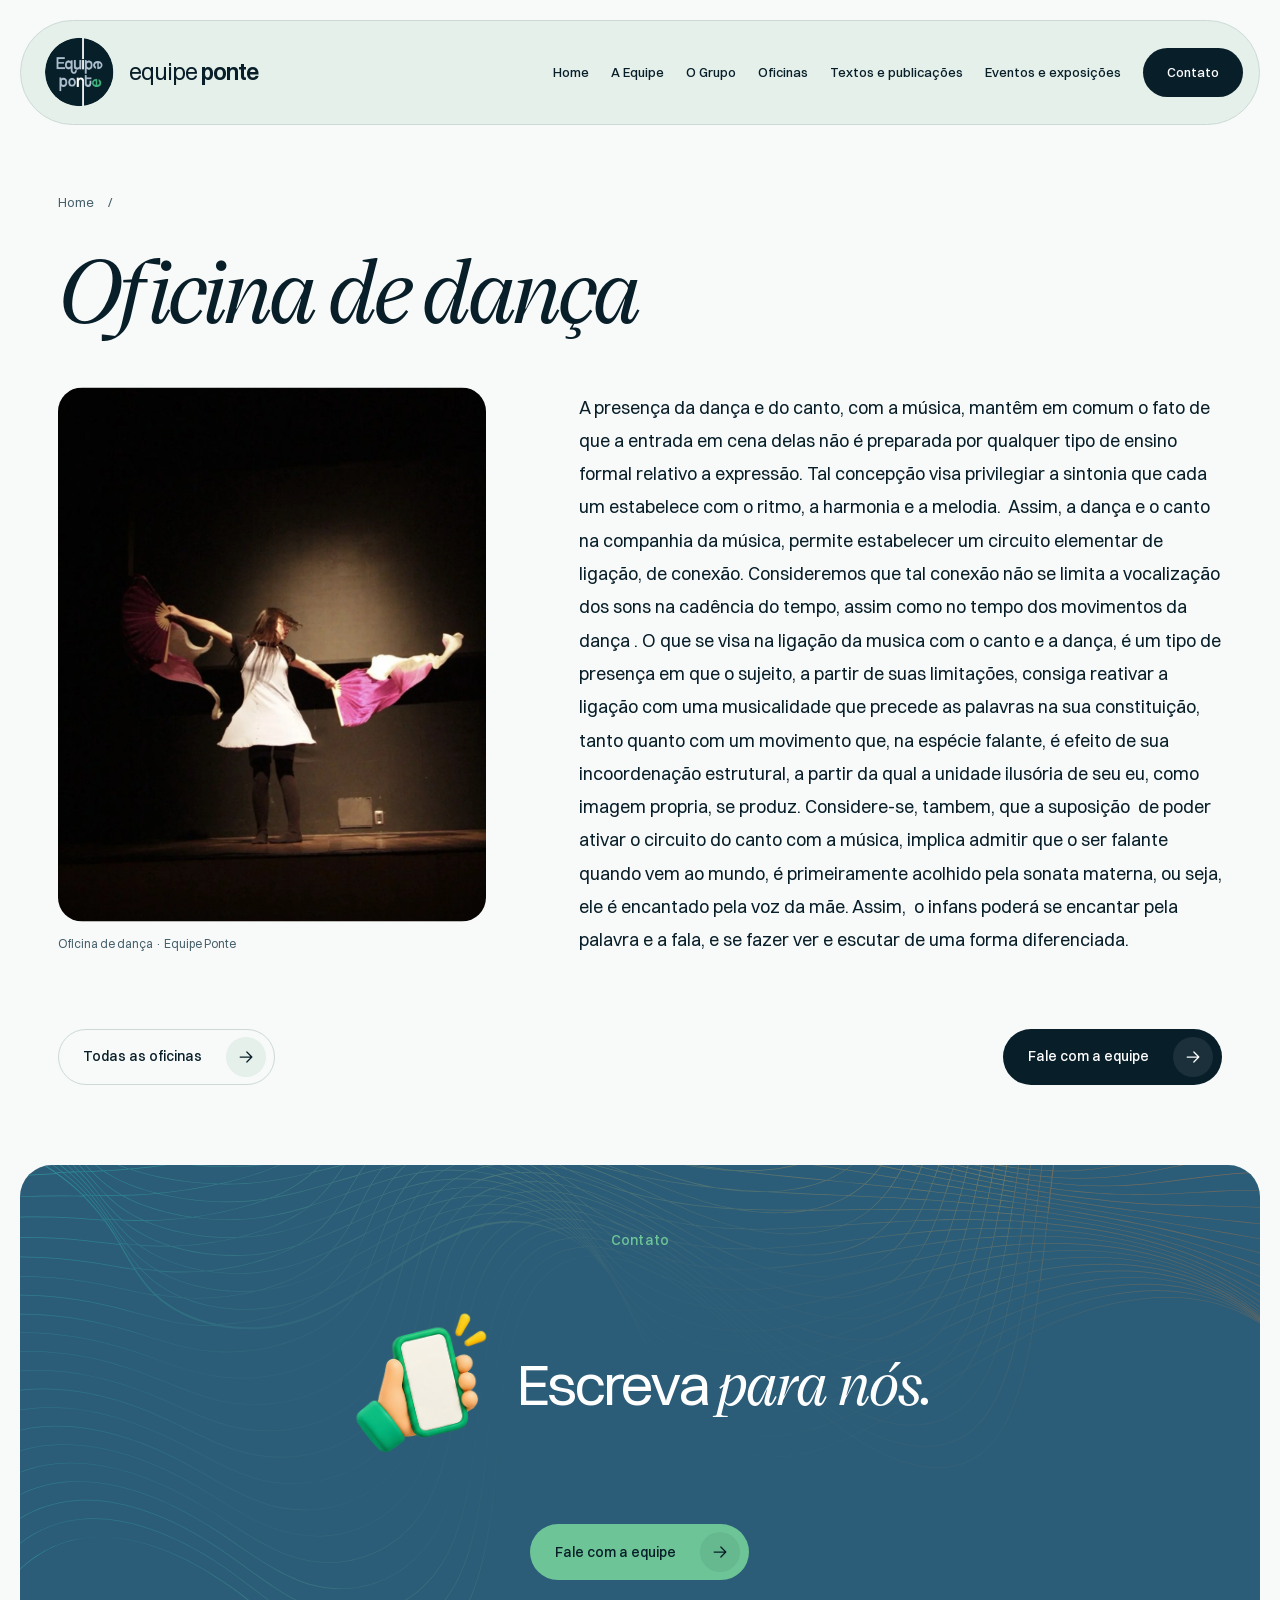
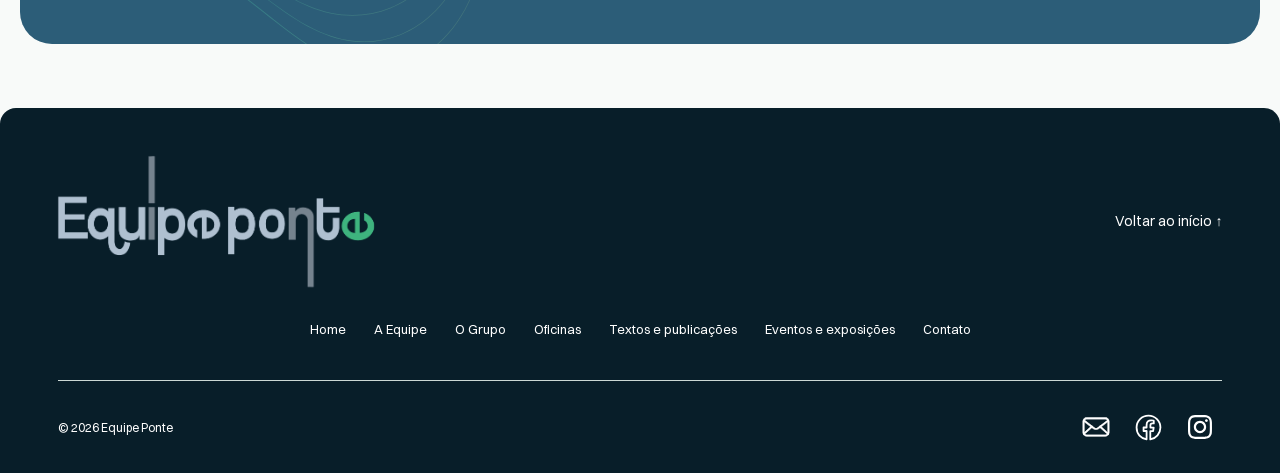
<file: public/oficina-danca.html>
<!doctype html>
<html lang="pt-BR">
  <head>
    <meta charset="utf-8" />
    <meta name="viewport" content="width=device-width, initial-scale=1" />
    <meta name="theme-color" content="#081e29" />
    <meta name="robots" content="noindex, nofollow" />
    <title>Oficina de dança — Equipe Ponte</title>
    <meta
      name="description"
      content="Conheça a oficina de dança e seu lugar na proposta clínica da Equipe Ponte."
    />
    <link
      rel="canonical"
      href="https://equipeponte.vercel.app/oficina-danca.html"
    />
    <meta property="og:title" content="Oficina de dança — Equipe Ponte" />
    <meta
      property="og:description"
      content="Conheça a oficina de dança e seu lugar na proposta clínica da Equipe Ponte."
    />
    <meta property="og:type" content="website" />
    <meta property="og:locale" content="pt_BR" />
    <meta
      property="og:url"
      content="https://equipeponte.vercel.app/oficina-danca.html"
    />
    <meta
      property="og:image"
      content="https://equipeponte.vercel.app/assets/images/equipe.webp"
    />
    <link rel="icon" href="assets/images/logo.png" />
    <link
      rel="preload"
      href="assets/fonts/switzer-regular.woff2"
      as="font"
      type="font/woff2"
      crossorigin
    />
    <link
      rel="preload"
      href="assets/fonts/victor-serif-medium-italic.woff2"
      as="font"
      type="font/woff2"
      crossorigin
    />
    <link rel="stylesheet" href="assets/styles.css" />
    <script src="assets/site-config.js" defer></script>
    <script src="assets/site.js" defer></script>
    <script type="application/ld+json">
      {
        "@context": "https://schema.org",
        "@type": "Organization",
        "name": "Equipe Ponte",
        "url": "https://equipeponte.vercel.app",
        "email": "equipeponte@gmail.com",
        "address": {
          "@type": "PostalAddress",
          "streetAddress": "Rua Paris, 656, Sumaré",
          "addressLocality": "São Paulo",
          "addressRegion": "SP",
          "postalCode": "01257-040",
          "addressCountry": "BR"
        }
      }
    </script>
  <link rel="stylesheet" href="assets/motion.css"><script src="assets/vendor/gsap.min.js" defer></script><script src="assets/vendor/ScrollTrigger.min.js" defer></script><script src="assets/vendor/lenis.min.js" defer></script><script src="assets/motion.js" defer></script></head>
  <body>
    <a class="skip-link" href="#conteudo">Pular para o conteúdo</a>
    <div class="inner-header">
      <header class="site-header">
        <a class="brand" href="index.html" aria-label="Equipe Ponte — Home"
          ><img
            src="assets/images/logo.png"
            width="48"
            height="48"
            alt=""
          /><span>equipe <strong>ponte</strong></span></a
        ><button
          class="menu-toggle"
          type="button"
          aria-expanded="false"
          aria-controls="main-nav"
        >
          <span>Menu</span><span class="menu-lines" aria-hidden="true"></span>
        </button>
        <nav id="main-nav" aria-label="Navegação principal">
          <a href="index.html">Home</a><a href="a-equipe.html">A Equipe</a
          ><a href="o-grupo.html">O Grupo</a><a href="oficinas.html">Oficinas</a
          ><a href="textos-e-publicacoes.html">Textos e publicações</a
          ><a href="eventos-e-exposicoes.html">Eventos e exposições</a><a href="contato.html" class="nav-contact">Contato</a>
        </nav>
      </header>
    </div>
    <main id="conteudo" class="">
      <section class="page-intro wrap">
        <a class="breadcrumb" href="index.html"
          >Home <span aria-hidden="true">/</span></a
        >
        <h1>Oficina de dança</h1>
      </section>
      <section class="wrap workshop-detail">
        <div class="workshop-detail__image">
          <figure class="editorial-photo">
            <img
              src="assets/images/oficina-danca.webp"
              srcset="
                assets/images/oficina-danca-small.webp  700w,
                assets/images/oficina-danca.webp       1000w
              "
              sizes="(max-width: 900px) 90vw, 900px"
              width="1000"
              height="800"
              alt="Registro da oficina de dança da Equipe Ponte"
              loading="eager"
            />
            <figcaption>Oficina de dança · Equipe Ponte</figcaption>
          </figure>
        </div>
        <div class="prose">
          <p data-source-paragraph="44">
            A presença da dança e do canto, com a música, mantêm em comum o fato
            de que a entrada em cena delas não é preparada por qualquer tipo de
            ensino formal relativo a expressão. Tal concepção visa privilegiar a
            sintonia que cada um estabelece com o ritmo, a harmonia e a
            melodia.  Assim, a dança e o canto na companhia da música, permite
            estabelecer um circuito elementar de ligação, de conexão.
            Consideremos que tal conexão não se limita a vocalização dos sons na
            cadência do tempo, assim como no tempo dos movimentos da dança . O
            que se visa na ligação da musica com o canto e a dança, é um tipo de
            presença em que o sujeito, a partir de suas limitações, consiga
            reativar a ligação com uma musicalidade que precede as palavras na
            sua constituição, tanto quanto com um movimento que, na espécie
            falante, é efeito de sua incoordenação estrutural, a partir da qual
            a unidade ilusória de seu eu, como imagem propria, se produz.
            Considere-se, tambem, que a suposição  de poder ativar o circuito do
            canto com a música, implica admitir que o ser falante quando vem ao
            mundo, é primeiramente acolhido pela sonata materna, ou seja, ele é
            encantado pela voz da mãe. Assim,  o infans poderá se encantar pela
            palavra e a fala, e se fazer ver e escutar de uma forma
            diferenciada.
          </p>
        </div>
      </section>
      <div class="wrap workshop-pagination">
        <a class="button button--outline" href="oficinas.html"
          >Todas as oficinas<span class="button__icon"
            ><svg viewBox="0 0 24 24" fill="none" aria-hidden="true">
              <path
                d="M5 12h14m-6-6 6 6-6 6"
                stroke="currentColor"
                stroke-width="1.5"
                stroke-linecap="round"
                stroke-linejoin="round"
              /></svg></span></a
        ><a class="button button--primary" href="contato.html"
          >Fale com a equipe<span class="button__icon"
            ><svg viewBox="0 0 24 24" fill="none" aria-hidden="true">
              <path
                d="M5 12h14m-6-6 6 6-6 6"
                stroke="currentColor"
                stroke-width="1.5"
                stroke-linecap="round"
                stroke-linejoin="round"
              /></svg></span
        ></a>
      </div>
    <section class="contact-section small-contact">
        <div class="wrap contact-inner">
          <p class="overline">Contato</p>
          <div class="home-contact-heading"><img class="home-section-icon home-section-icon--contact" src="assets/images/contact-icon.png" width="144" height="216" alt="" loading="lazy"><h2>Escreva <em>para nós.</em></h2></div>
          <a class="button button--mint" href="contato.html"
            >Fale com a equipe<span class="button__icon"
              ><svg viewBox="0 0 24 24" fill="none" aria-hidden="true">
                <path
                  d="M5 12h14m-6-6 6 6-6 6"
                  stroke="currentColor"
                  stroke-width="1.5"
                  stroke-linecap="round"
                  stroke-linejoin="round"
                /></svg></span
          ></a>
        </div>
      </section>
</main>
    <footer class="footer wrap">
      <div class="footer-top">
        <a class="brand brand--footer" href="index.html" aria-label="Equipe Ponte — Home"><img src="assets/images/logo-horizontal.png" width="1436" height="597" alt=""></a>
        
        <a href="#conteudo">Voltar ao início ↑</a>
      </div>
      <nav class="footer-nav" aria-label="Navegação do rodapé">
        <a href="index.html">Home</a><a href="a-equipe.html">A Equipe</a
        ><a href="o-grupo.html">O Grupo</a><a href="oficinas.html">Oficinas</a
        ><a href="textos-e-publicacoes.html">Textos e publicações</a
        ><a href="eventos-e-exposicoes.html">Eventos e exposições</a><a href="contato.html">Contato</a>
      </nav>
      <div class="footer-bottom"><span>© 2026 Equipe Ponte</span><nav class="footer-social" aria-label="Redes sociais e email"><a href="mailto:equipeponte@gmail.com" aria-label="Enviar email à Equipe Ponte"><span class="footer-social-icon footer-social-icon--email" aria-hidden="true"></span></a><a href="https://www.facebook.com/equipeponte/" aria-label="Equipe Ponte no Facebook"><span class="footer-social-icon footer-social-icon--facebook" aria-hidden="true"></span></a><a href="https://www.instagram.com/equipeponte/" aria-label="Equipe Ponte no Instagram"><span class="footer-social-icon footer-social-icon--instagram" aria-hidden="true"></span></a></nav></div>
    </footer>
  </body>
</html>
</file>
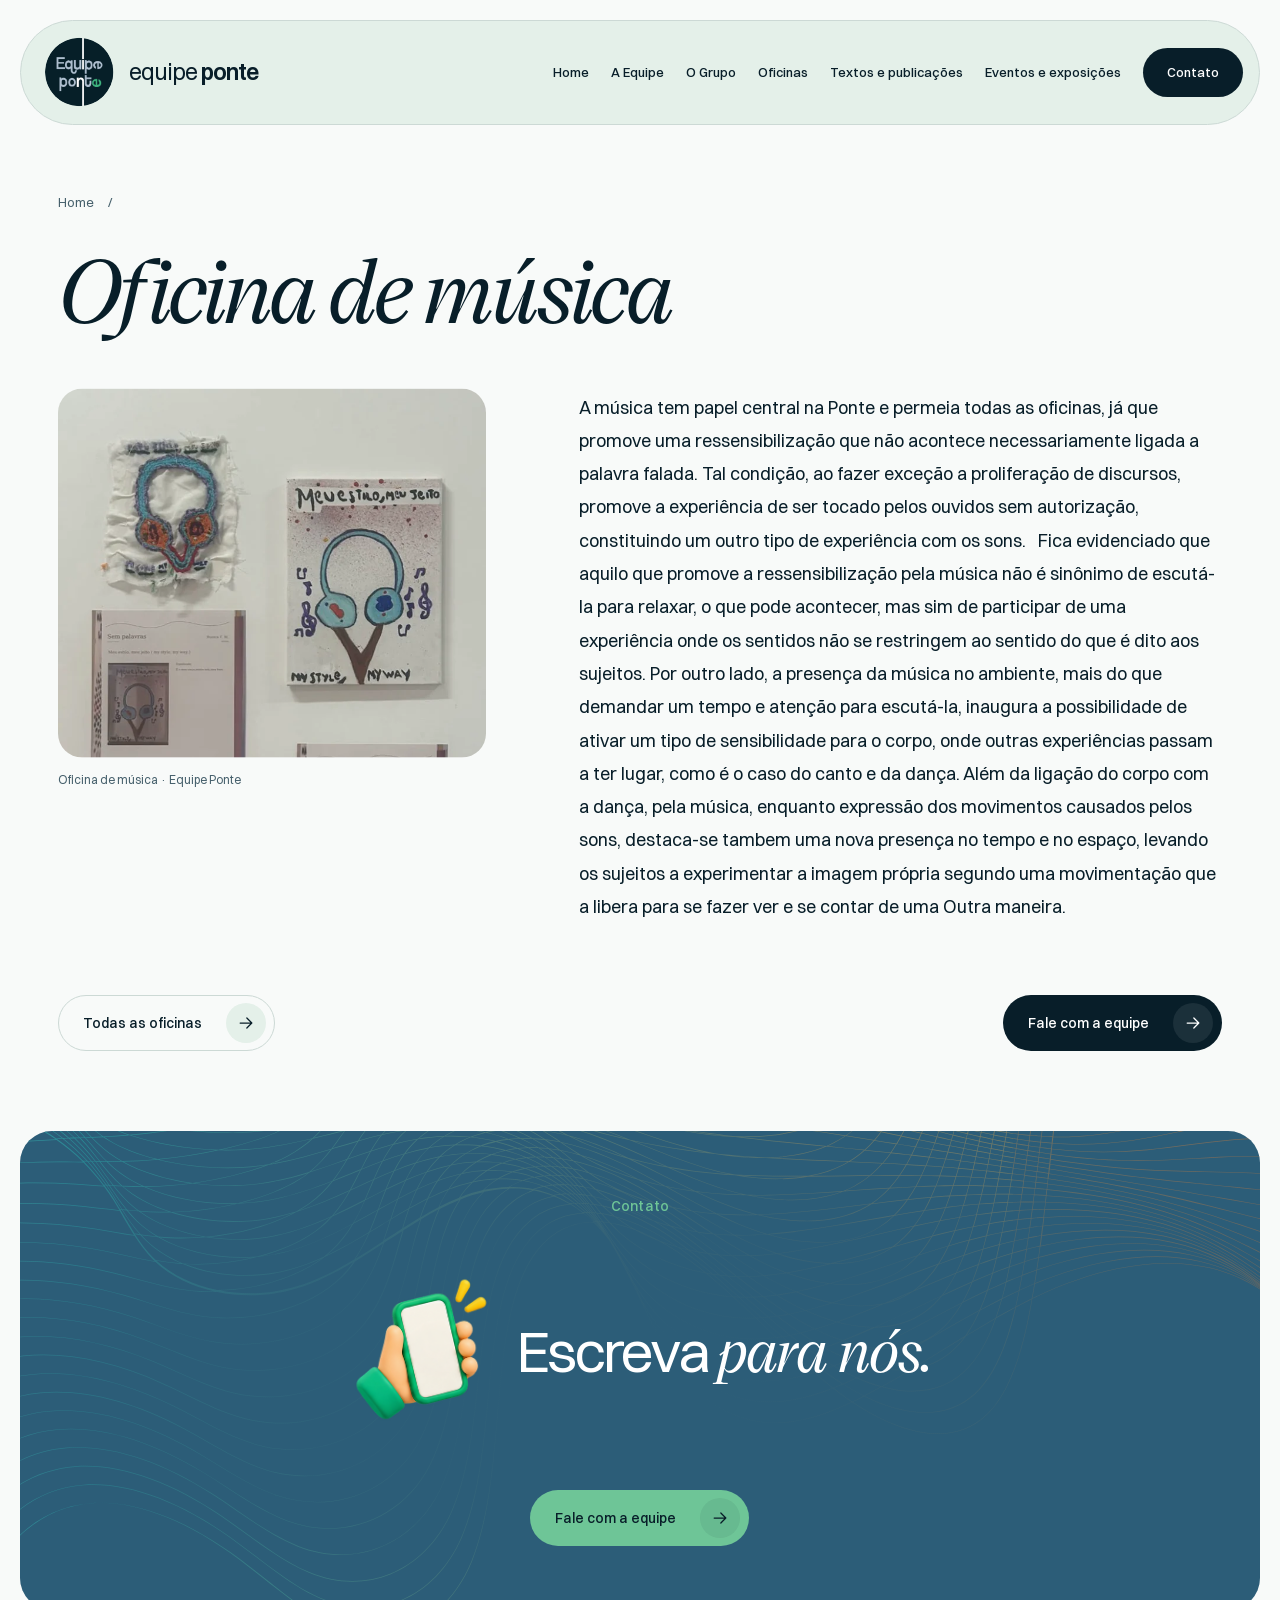
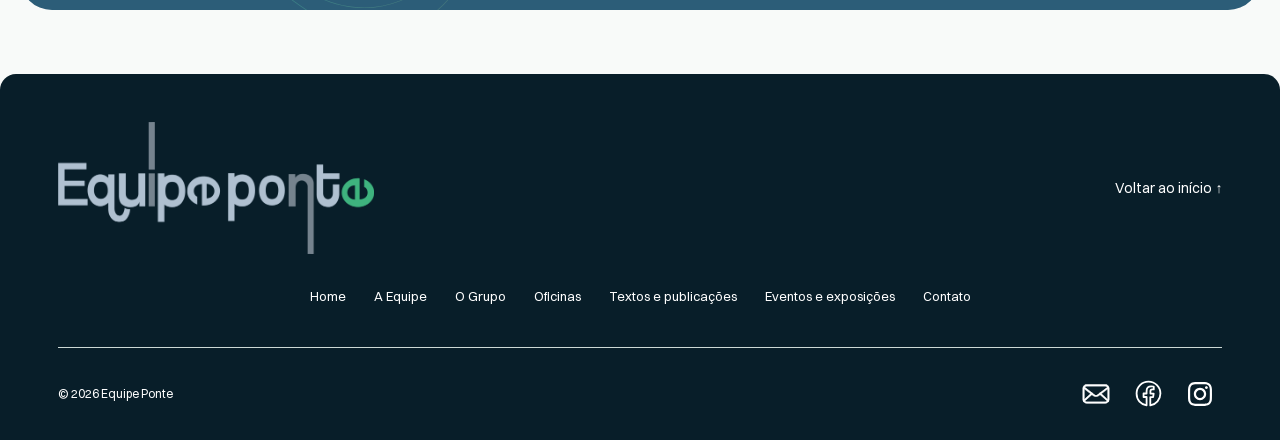
<file: public/oficina-musica.html>
<!doctype html>
<html lang="pt-BR">
  <head>
    <meta charset="utf-8" />
    <meta name="viewport" content="width=device-width, initial-scale=1" />
    <meta name="theme-color" content="#081e29" />
    <meta name="robots" content="noindex, nofollow" />
    <title>Oficina de música — Equipe Ponte</title>
    <meta
      name="description"
      content="Conheça a oficina de música e seu lugar na proposta clínica da Equipe Ponte."
    />
    <link
      rel="canonical"
      href="https://equipeponte.vercel.app/oficina-musica.html"
    />
    <meta property="og:title" content="Oficina de música — Equipe Ponte" />
    <meta
      property="og:description"
      content="Conheça a oficina de música e seu lugar na proposta clínica da Equipe Ponte."
    />
    <meta property="og:type" content="website" />
    <meta property="og:locale" content="pt_BR" />
    <meta
      property="og:url"
      content="https://equipeponte.vercel.app/oficina-musica.html"
    />
    <meta
      property="og:image"
      content="https://equipeponte.vercel.app/assets/images/equipe.webp"
    />
    <link rel="icon" href="assets/images/logo.png" />
    <link
      rel="preload"
      href="assets/fonts/switzer-regular.woff2"
      as="font"
      type="font/woff2"
      crossorigin
    />
    <link
      rel="preload"
      href="assets/fonts/victor-serif-medium-italic.woff2"
      as="font"
      type="font/woff2"
      crossorigin
    />
    <link rel="stylesheet" href="assets/styles.css" />
    <script src="assets/site-config.js" defer></script>
    <script src="assets/site.js" defer></script>
    <script type="application/ld+json">
      {
        "@context": "https://schema.org",
        "@type": "Organization",
        "name": "Equipe Ponte",
        "url": "https://equipeponte.vercel.app",
        "email": "equipeponte@gmail.com",
        "address": {
          "@type": "PostalAddress",
          "streetAddress": "Rua Paris, 656, Sumaré",
          "addressLocality": "São Paulo",
          "addressRegion": "SP",
          "postalCode": "01257-040",
          "addressCountry": "BR"
        }
      }
    </script>
  <link rel="stylesheet" href="assets/motion.css"><script src="assets/vendor/gsap.min.js" defer></script><script src="assets/vendor/ScrollTrigger.min.js" defer></script><script src="assets/vendor/lenis.min.js" defer></script><script src="assets/motion.js" defer></script></head>
  <body>
    <a class="skip-link" href="#conteudo">Pular para o conteúdo</a>
    <div class="inner-header">
      <header class="site-header">
        <a class="brand" href="index.html" aria-label="Equipe Ponte — Home"
          ><img
            src="assets/images/logo.png"
            width="48"
            height="48"
            alt=""
          /><span>equipe <strong>ponte</strong></span></a
        ><button
          class="menu-toggle"
          type="button"
          aria-expanded="false"
          aria-controls="main-nav"
        >
          <span>Menu</span><span class="menu-lines" aria-hidden="true"></span>
        </button>
        <nav id="main-nav" aria-label="Navegação principal">
          <a href="index.html">Home</a><a href="a-equipe.html">A Equipe</a
          ><a href="o-grupo.html">O Grupo</a><a href="oficinas.html">Oficinas</a
          ><a href="textos-e-publicacoes.html">Textos e publicações</a
          ><a href="eventos-e-exposicoes.html">Eventos e exposições</a><a href="contato.html" class="nav-contact">Contato</a>
        </nav>
      </header>
    </div>
    <main id="conteudo" class="">
      <section class="page-intro wrap">
        <a class="breadcrumb" href="index.html"
          >Home <span aria-hidden="true">/</span></a
        >
        <h1>Oficina de música</h1>
      </section>
      <section class="wrap workshop-detail">
        <div class="workshop-detail__image">
          <figure class="editorial-photo">
            <img
              src="assets/images/oficina-musica.webp"
              srcset="
                assets/images/oficina-musica-small.webp  700w,
                assets/images/oficina-musica.webp       1000w
              "
              sizes="(max-width: 900px) 90vw, 900px"
              width="1000"
              height="800"
              alt="Registro da oficina de música da Equipe Ponte"
              loading="eager"
            />
            <figcaption>Oficina de música · Equipe Ponte</figcaption>
          </figure>
        </div>
        <div class="prose">
          <p data-source-paragraph="42">
            A música tem papel central na Ponte e permeia todas as oficinas, já
            que promove uma ressensibilização que não acontece necessariamente
            ligada a palavra falada. Tal condição, ao fazer exceção a
            proliferação de discursos, promove a experiência de ser tocado pelos
            ouvidos sem autorização, constituindo um outro tipo de experiência
            com os sons.   Fica evidenciado que aquilo que promove a
            ressensibilização pela música não é sinônimo de escutá-la para
            relaxar, o que pode acontecer, mas sim de participar de uma
            experiência onde os sentidos não se restringem ao sentido do que é
            dito aos sujeitos. Por outro lado, a presença da música no ambiente,
            mais do que demandar um tempo e atenção para escutá-la, inaugura a
            possibilidade de ativar um tipo de sensibilidade para o corpo, onde
            outras experiências passam a ter lugar, como é o caso do canto e da
            dança. Além da ligação do corpo com a dança, pela música, enquanto
            expressão dos movimentos causados pelos sons, destaca-se tambem uma
            nova presença no tempo e no espaço, levando os sujeitos a
            experimentar a imagem própria segundo uma movimentação que a libera
            para se fazer ver e se contar de uma Outra maneira.
          </p>
        </div>
      </section>
      <div class="wrap workshop-pagination">
        <a class="button button--outline" href="oficinas.html"
          >Todas as oficinas<span class="button__icon"
            ><svg viewBox="0 0 24 24" fill="none" aria-hidden="true">
              <path
                d="M5 12h14m-6-6 6 6-6 6"
                stroke="currentColor"
                stroke-width="1.5"
                stroke-linecap="round"
                stroke-linejoin="round"
              /></svg></span></a
        ><a class="button button--primary" href="contato.html"
          >Fale com a equipe<span class="button__icon"
            ><svg viewBox="0 0 24 24" fill="none" aria-hidden="true">
              <path
                d="M5 12h14m-6-6 6 6-6 6"
                stroke="currentColor"
                stroke-width="1.5"
                stroke-linecap="round"
                stroke-linejoin="round"
              /></svg></span
        ></a>
      </div>
    <section class="contact-section small-contact">
        <div class="wrap contact-inner">
          <p class="overline">Contato</p>
          <div class="home-contact-heading"><img class="home-section-icon home-section-icon--contact" src="assets/images/contact-icon.png" width="144" height="216" alt="" loading="lazy"><h2>Escreva <em>para nós.</em></h2></div>
          <a class="button button--mint" href="contato.html"
            >Fale com a equipe<span class="button__icon"
              ><svg viewBox="0 0 24 24" fill="none" aria-hidden="true">
                <path
                  d="M5 12h14m-6-6 6 6-6 6"
                  stroke="currentColor"
                  stroke-width="1.5"
                  stroke-linecap="round"
                  stroke-linejoin="round"
                /></svg></span
          ></a>
        </div>
      </section>
</main>
    <footer class="footer wrap">
      <div class="footer-top">
        <a class="brand brand--footer" href="index.html" aria-label="Equipe Ponte — Home"><img src="assets/images/logo-horizontal.png" width="1436" height="597" alt=""></a>
        
        <a href="#conteudo">Voltar ao início ↑</a>
      </div>
      <nav class="footer-nav" aria-label="Navegação do rodapé">
        <a href="index.html">Home</a><a href="a-equipe.html">A Equipe</a
        ><a href="o-grupo.html">O Grupo</a><a href="oficinas.html">Oficinas</a
        ><a href="textos-e-publicacoes.html">Textos e publicações</a
        ><a href="eventos-e-exposicoes.html">Eventos e exposições</a><a href="contato.html">Contato</a>
      </nav>
      <div class="footer-bottom"><span>© 2026 Equipe Ponte</span><nav class="footer-social" aria-label="Redes sociais e email"><a href="mailto:equipeponte@gmail.com" aria-label="Enviar email à Equipe Ponte"><span class="footer-social-icon footer-social-icon--email" aria-hidden="true"></span></a><a href="https://www.facebook.com/equipeponte/" aria-label="Equipe Ponte no Facebook"><span class="footer-social-icon footer-social-icon--facebook" aria-hidden="true"></span></a><a href="https://www.instagram.com/equipeponte/" aria-label="Equipe Ponte no Instagram"><span class="footer-social-icon footer-social-icon--instagram" aria-hidden="true"></span></a></nav></div>
    </footer>
  </body>
</html>
</file>
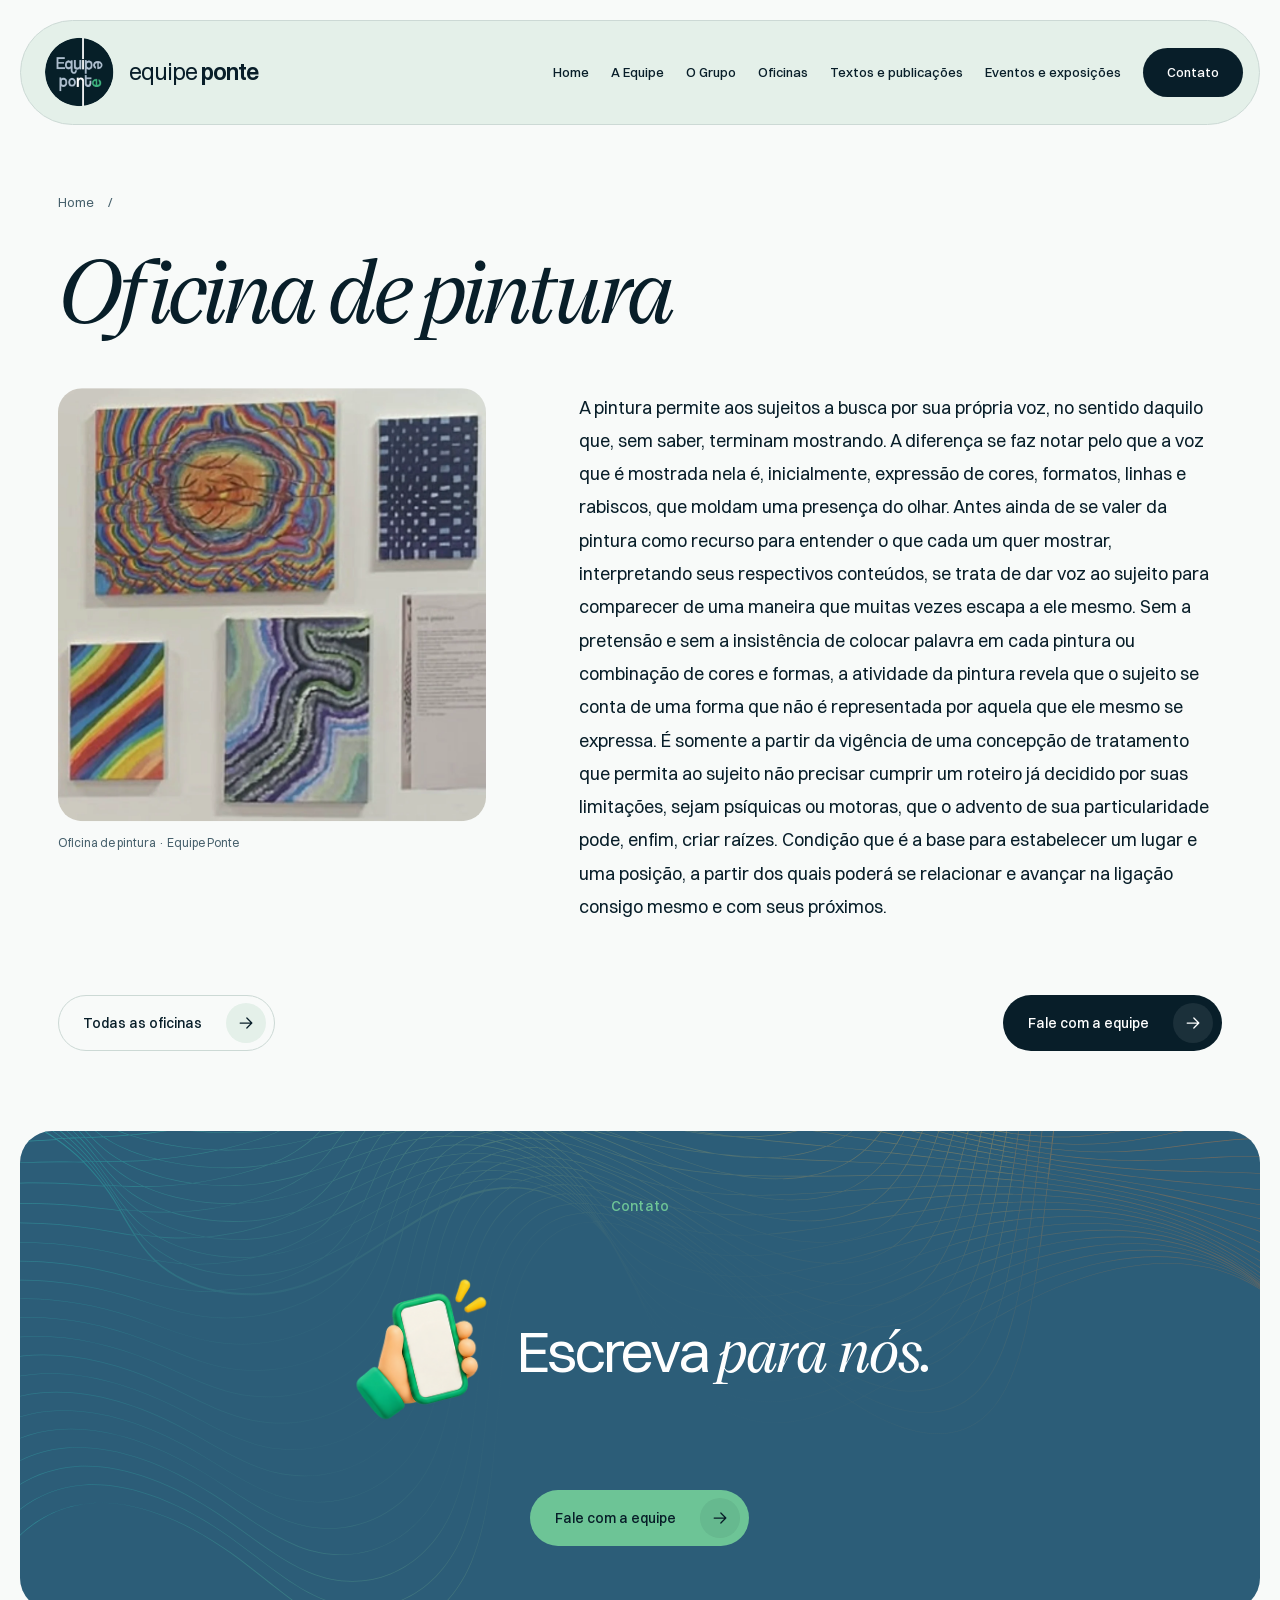
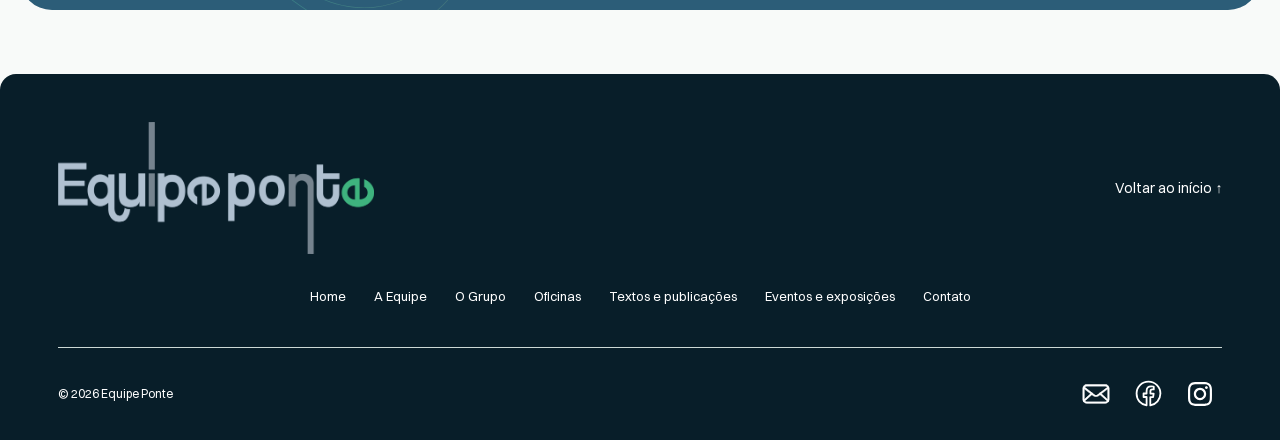
<file: public/oficina-pintura.html>
<!doctype html>
<html lang="pt-BR">
  <head>
    <meta charset="utf-8" />
    <meta name="viewport" content="width=device-width, initial-scale=1" />
    <meta name="theme-color" content="#081e29" />
    <meta name="robots" content="noindex, nofollow" />
    <title>Oficina de pintura — Equipe Ponte</title>
    <meta
      name="description"
      content="Conheça a oficina de pintura e seu lugar na proposta clínica da Equipe Ponte."
    />
    <link
      rel="canonical"
      href="https://equipeponte.vercel.app/oficina-pintura.html"
    />
    <meta property="og:title" content="Oficina de pintura — Equipe Ponte" />
    <meta
      property="og:description"
      content="Conheça a oficina de pintura e seu lugar na proposta clínica da Equipe Ponte."
    />
    <meta property="og:type" content="website" />
    <meta property="og:locale" content="pt_BR" />
    <meta
      property="og:url"
      content="https://equipeponte.vercel.app/oficina-pintura.html"
    />
    <meta
      property="og:image"
      content="https://equipeponte.vercel.app/assets/images/equipe.webp"
    />
    <link rel="icon" href="assets/images/logo.png" />
    <link
      rel="preload"
      href="assets/fonts/switzer-regular.woff2"
      as="font"
      type="font/woff2"
      crossorigin
    />
    <link
      rel="preload"
      href="assets/fonts/victor-serif-medium-italic.woff2"
      as="font"
      type="font/woff2"
      crossorigin
    />
    <link rel="stylesheet" href="assets/styles.css" />
    <script src="assets/site-config.js" defer></script>
    <script src="assets/site.js" defer></script>
    <script type="application/ld+json">
      {
        "@context": "https://schema.org",
        "@type": "Organization",
        "name": "Equipe Ponte",
        "url": "https://equipeponte.vercel.app",
        "email": "equipeponte@gmail.com",
        "address": {
          "@type": "PostalAddress",
          "streetAddress": "Rua Paris, 656, Sumaré",
          "addressLocality": "São Paulo",
          "addressRegion": "SP",
          "postalCode": "01257-040",
          "addressCountry": "BR"
        }
      }
    </script>
  <link rel="stylesheet" href="assets/motion.css"><script src="assets/vendor/gsap.min.js" defer></script><script src="assets/vendor/ScrollTrigger.min.js" defer></script><script src="assets/vendor/lenis.min.js" defer></script><script src="assets/motion.js" defer></script></head>
  <body>
    <a class="skip-link" href="#conteudo">Pular para o conteúdo</a>
    <div class="inner-header">
      <header class="site-header">
        <a class="brand" href="index.html" aria-label="Equipe Ponte — Home"
          ><img
            src="assets/images/logo.png"
            width="48"
            height="48"
            alt=""
          /><span>equipe <strong>ponte</strong></span></a
        ><button
          class="menu-toggle"
          type="button"
          aria-expanded="false"
          aria-controls="main-nav"
        >
          <span>Menu</span><span class="menu-lines" aria-hidden="true"></span>
        </button>
        <nav id="main-nav" aria-label="Navegação principal">
          <a href="index.html">Home</a><a href="a-equipe.html">A Equipe</a
          ><a href="o-grupo.html">O Grupo</a><a href="oficinas.html">Oficinas</a
          ><a href="textos-e-publicacoes.html">Textos e publicações</a
          ><a href="eventos-e-exposicoes.html">Eventos e exposições</a><a href="contato.html" class="nav-contact">Contato</a>
        </nav>
      </header>
    </div>
    <main id="conteudo" class="">
      <section class="page-intro wrap">
        <a class="breadcrumb" href="index.html"
          >Home <span aria-hidden="true">/</span></a
        >
        <h1>Oficina de pintura</h1>
      </section>
      <section class="wrap workshop-detail">
        <div class="workshop-detail__image">
          <figure class="editorial-photo">
            <img
              src="assets/images/oficina-pintura.webp"
              srcset="
                assets/images/oficina-pintura-small.webp  700w,
                assets/images/oficina-pintura.webp       1000w
              "
              sizes="(max-width: 900px) 90vw, 900px"
              width="1000"
              height="800"
              alt="Registro da oficina de pintura da Equipe Ponte"
              loading="eager"
            />
            <figcaption>Oficina de pintura · Equipe Ponte</figcaption>
          </figure>
        </div>
        <div class="prose">
          <p data-source-paragraph="40">
            A pintura permite aos sujeitos a busca por sua própria voz, no
            sentido daquilo que, sem saber, terminam mostrando. A diferença se
            faz notar pelo que a voz que é mostrada nela é, inicialmente,
            expressão de cores, formatos, linhas e rabiscos, que moldam uma
            presença do olhar. Antes ainda de se valer da pintura como recurso
            para entender o que cada um quer mostrar, interpretando seus
            respectivos conteúdos, se trata de dar voz ao sujeito para
            comparecer de uma maneira que muitas vezes escapa a ele mesmo. Sem a
            pretensão e sem a insistência de colocar palavra em cada pintura ou
            combinação de cores e formas, a atividade da pintura revela que o
            sujeito se conta de uma forma que não é representada por aquela que
            ele mesmo se expressa. É somente a partir da vigência de uma
            concepção de tratamento que permita ao sujeito não precisar cumprir
            um roteiro já decidido por suas limitações, sejam psíquicas ou
            motoras, que o advento de sua particularidade pode, enfim, criar
            raízes. Condição que é a base para estabelecer um lugar e uma
            posição, a partir dos quais poderá se relacionar e avançar na
            ligação consigo mesmo e com seus próximos.
          </p>
        </div>
      </section>
      <div class="wrap workshop-pagination">
        <a class="button button--outline" href="oficinas.html"
          >Todas as oficinas<span class="button__icon"
            ><svg viewBox="0 0 24 24" fill="none" aria-hidden="true">
              <path
                d="M5 12h14m-6-6 6 6-6 6"
                stroke="currentColor"
                stroke-width="1.5"
                stroke-linecap="round"
                stroke-linejoin="round"
              /></svg></span></a
        ><a class="button button--primary" href="contato.html"
          >Fale com a equipe<span class="button__icon"
            ><svg viewBox="0 0 24 24" fill="none" aria-hidden="true">
              <path
                d="M5 12h14m-6-6 6 6-6 6"
                stroke="currentColor"
                stroke-width="1.5"
                stroke-linecap="round"
                stroke-linejoin="round"
              /></svg></span
        ></a>
      </div>
    <section class="contact-section small-contact">
        <div class="wrap contact-inner">
          <p class="overline">Contato</p>
          <div class="home-contact-heading"><img class="home-section-icon home-section-icon--contact" src="assets/images/contact-icon.png" width="144" height="216" alt="" loading="lazy"><h2>Escreva <em>para nós.</em></h2></div>
          <a class="button button--mint" href="contato.html"
            >Fale com a equipe<span class="button__icon"
              ><svg viewBox="0 0 24 24" fill="none" aria-hidden="true">
                <path
                  d="M5 12h14m-6-6 6 6-6 6"
                  stroke="currentColor"
                  stroke-width="1.5"
                  stroke-linecap="round"
                  stroke-linejoin="round"
                /></svg></span
          ></a>
        </div>
      </section>
</main>
    <footer class="footer wrap">
      <div class="footer-top">
        <a class="brand brand--footer" href="index.html" aria-label="Equipe Ponte — Home"><img src="assets/images/logo-horizontal.png" width="1436" height="597" alt=""></a>
        
        <a href="#conteudo">Voltar ao início ↑</a>
      </div>
      <nav class="footer-nav" aria-label="Navegação do rodapé">
        <a href="index.html">Home</a><a href="a-equipe.html">A Equipe</a
        ><a href="o-grupo.html">O Grupo</a><a href="oficinas.html">Oficinas</a
        ><a href="textos-e-publicacoes.html">Textos e publicações</a
        ><a href="eventos-e-exposicoes.html">Eventos e exposições</a><a href="contato.html">Contato</a>
      </nav>
      <div class="footer-bottom"><span>© 2026 Equipe Ponte</span><nav class="footer-social" aria-label="Redes sociais e email"><a href="mailto:equipeponte@gmail.com" aria-label="Enviar email à Equipe Ponte"><span class="footer-social-icon footer-social-icon--email" aria-hidden="true"></span></a><a href="https://www.facebook.com/equipeponte/" aria-label="Equipe Ponte no Facebook"><span class="footer-social-icon footer-social-icon--facebook" aria-hidden="true"></span></a><a href="https://www.instagram.com/equipeponte/" aria-label="Equipe Ponte no Instagram"><span class="footer-social-icon footer-social-icon--instagram" aria-hidden="true"></span></a></nav></div>
    </footer>
  </body>
</html>
</file>
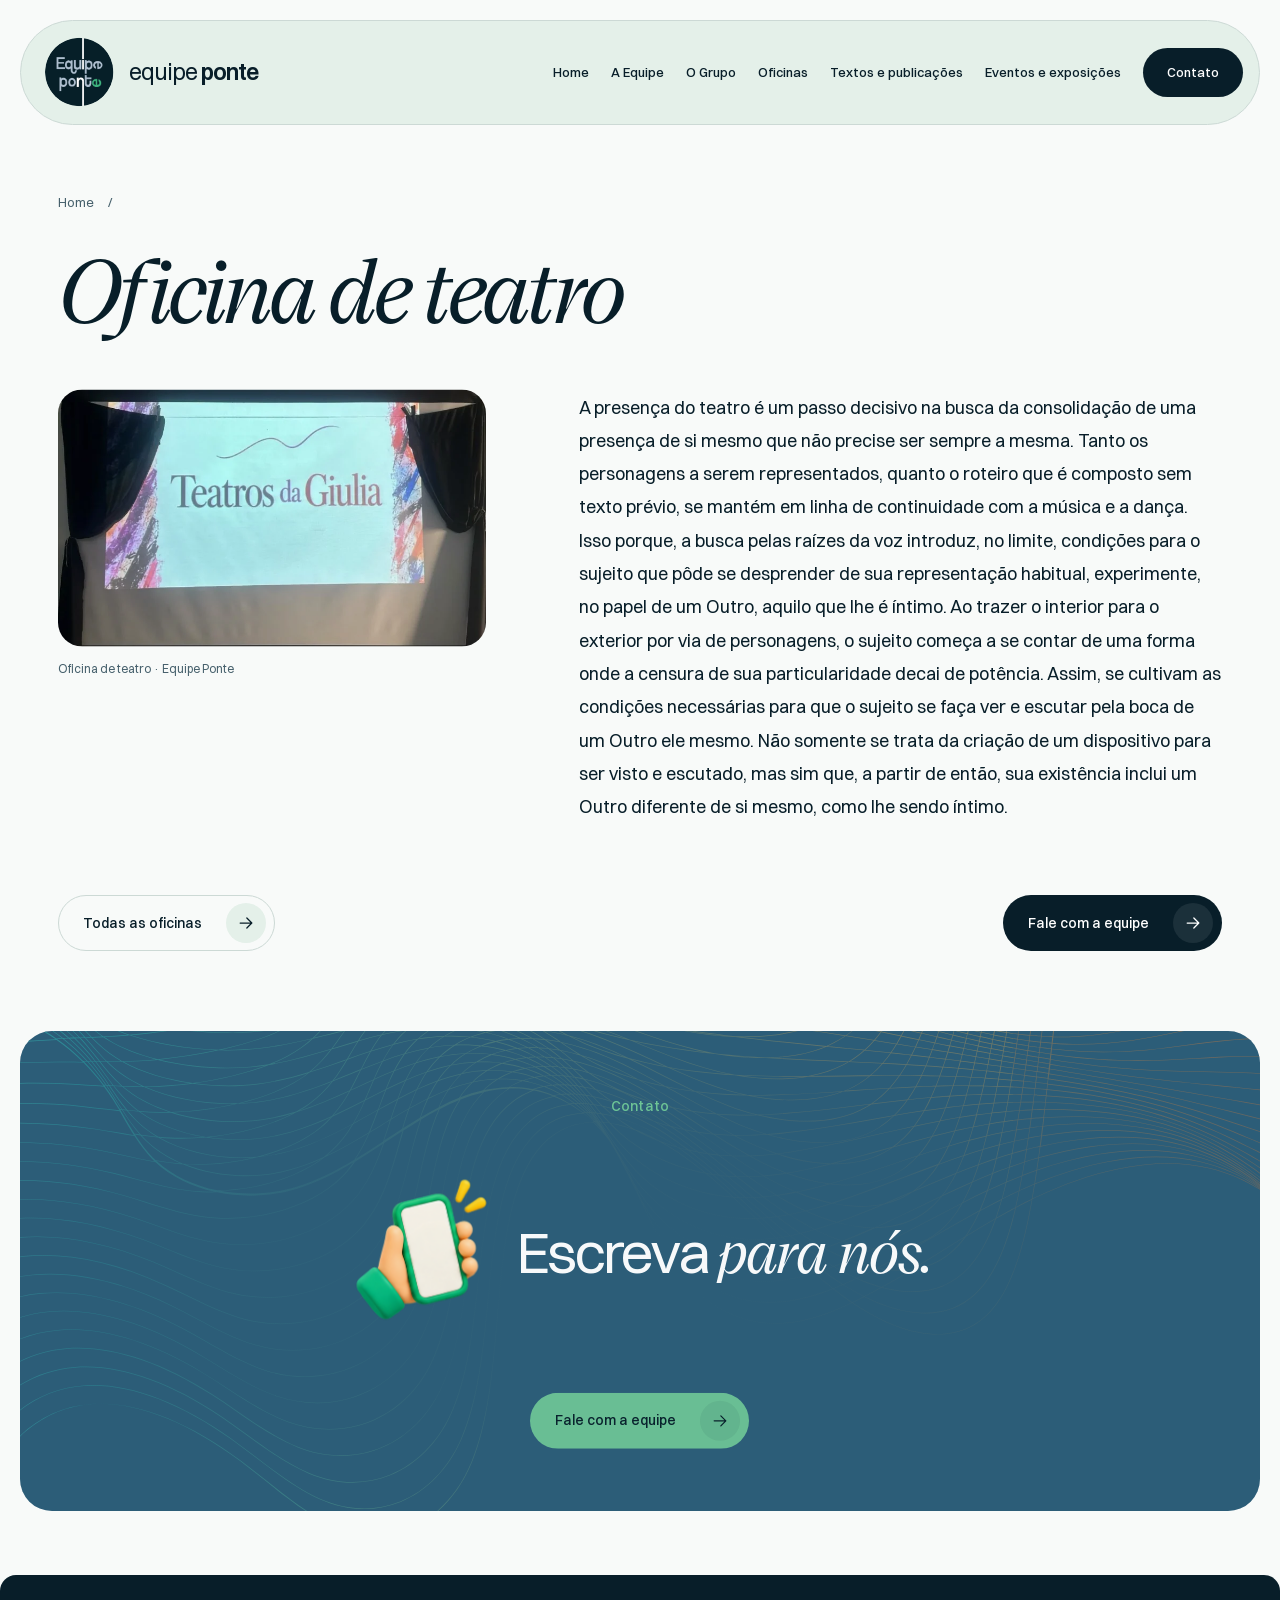
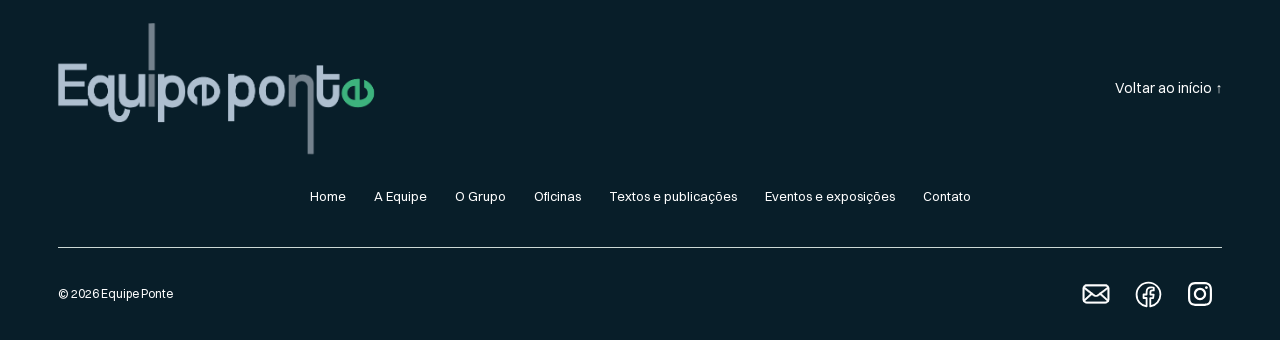
<file: public/oficina-teatro.html>
<!doctype html>
<html lang="pt-BR">
  <head>
    <meta charset="utf-8" />
    <meta name="viewport" content="width=device-width, initial-scale=1" />
    <meta name="theme-color" content="#081e29" />
    <meta name="robots" content="noindex, nofollow" />
    <title>Oficina de teatro — Equipe Ponte</title>
    <meta
      name="description"
      content="Conheça a oficina de teatro e seu lugar na proposta clínica da Equipe Ponte."
    />
    <link
      rel="canonical"
      href="https://equipeponte.vercel.app/oficina-teatro.html"
    />
    <meta property="og:title" content="Oficina de teatro — Equipe Ponte" />
    <meta
      property="og:description"
      content="Conheça a oficina de teatro e seu lugar na proposta clínica da Equipe Ponte."
    />
    <meta property="og:type" content="website" />
    <meta property="og:locale" content="pt_BR" />
    <meta
      property="og:url"
      content="https://equipeponte.vercel.app/oficina-teatro.html"
    />
    <meta
      property="og:image"
      content="https://equipeponte.vercel.app/assets/images/equipe.webp"
    />
    <link rel="icon" href="assets/images/logo.png" />
    <link
      rel="preload"
      href="assets/fonts/switzer-regular.woff2"
      as="font"
      type="font/woff2"
      crossorigin
    />
    <link
      rel="preload"
      href="assets/fonts/victor-serif-medium-italic.woff2"
      as="font"
      type="font/woff2"
      crossorigin
    />
    <link rel="stylesheet" href="assets/styles.css" />
    <script src="assets/site-config.js" defer></script>
    <script src="assets/site.js" defer></script>
    <script type="application/ld+json">
      {
        "@context": "https://schema.org",
        "@type": "Organization",
        "name": "Equipe Ponte",
        "url": "https://equipeponte.vercel.app",
        "email": "equipeponte@gmail.com",
        "address": {
          "@type": "PostalAddress",
          "streetAddress": "Rua Paris, 656, Sumaré",
          "addressLocality": "São Paulo",
          "addressRegion": "SP",
          "postalCode": "01257-040",
          "addressCountry": "BR"
        }
      }
    </script>
  <link rel="stylesheet" href="assets/motion.css"><script src="assets/vendor/gsap.min.js" defer></script><script src="assets/vendor/ScrollTrigger.min.js" defer></script><script src="assets/vendor/lenis.min.js" defer></script><script src="assets/motion.js" defer></script></head>
  <body>
    <a class="skip-link" href="#conteudo">Pular para o conteúdo</a>
    <div class="inner-header">
      <header class="site-header">
        <a class="brand" href="index.html" aria-label="Equipe Ponte — Home"
          ><img
            src="assets/images/logo.png"
            width="48"
            height="48"
            alt=""
          /><span>equipe <strong>ponte</strong></span></a
        ><button
          class="menu-toggle"
          type="button"
          aria-expanded="false"
          aria-controls="main-nav"
        >
          <span>Menu</span><span class="menu-lines" aria-hidden="true"></span>
        </button>
        <nav id="main-nav" aria-label="Navegação principal">
          <a href="index.html">Home</a><a href="a-equipe.html">A Equipe</a
          ><a href="o-grupo.html">O Grupo</a><a href="oficinas.html">Oficinas</a
          ><a href="textos-e-publicacoes.html">Textos e publicações</a
          ><a href="eventos-e-exposicoes.html">Eventos e exposições</a><a href="contato.html" class="nav-contact">Contato</a>
        </nav>
      </header>
    </div>
    <main id="conteudo" class="">
      <section class="page-intro wrap">
        <a class="breadcrumb" href="index.html"
          >Home <span aria-hidden="true">/</span></a
        >
        <h1>Oficina de teatro</h1>
      </section>
      <section class="wrap workshop-detail">
        <div class="workshop-detail__image">
          <figure class="editorial-photo">
            <img
              src="assets/images/oficina-teatro.webp"
              srcset="
                assets/images/oficina-teatro-small.webp  700w,
                assets/images/oficina-teatro.webp       1000w
              "
              sizes="(max-width: 900px) 90vw, 900px"
              width="1000"
              height="800"
              alt="Registro da oficina de teatro da Equipe Ponte"
              loading="eager"
            />
            <figcaption>Oficina de teatro · Equipe Ponte</figcaption>
          </figure>
        </div>
        <div class="prose">
          <p data-source-paragraph="46">
            A presença do teatro é um passo decisivo na busca da consolidação de
            uma presença de si mesmo que não precise ser sempre a mesma. Tanto
            os personagens a serem representados, quanto o roteiro que é
            composto sem texto prévio, se mantém em linha de continuidade com a
            música e a dança. Isso porque, a busca pelas raízes da voz introduz,
            no limite, condições para o sujeito que pôde se desprender de sua
            representação habitual, experimente, no papel de um Outro, aquilo
            que lhe é íntimo. Ao trazer o interior para o exterior por via de
            personagens, o sujeito começa a se contar de uma forma onde a
            censura de sua particularidade decai de potência. Assim, se cultivam
            as condições necessárias para que o sujeito se faça ver e escutar
            pela boca de um Outro ele mesmo. Não somente se trata da criação de
            um dispositivo para ser visto e escutado, mas sim que, a partir de
            então, sua existência inclui um Outro diferente de si mesmo, como
            lhe sendo íntimo.
          </p>
        </div>
      </section>
      <div class="wrap workshop-pagination">
        <a class="button button--outline" href="oficinas.html"
          >Todas as oficinas<span class="button__icon"
            ><svg viewBox="0 0 24 24" fill="none" aria-hidden="true">
              <path
                d="M5 12h14m-6-6 6 6-6 6"
                stroke="currentColor"
                stroke-width="1.5"
                stroke-linecap="round"
                stroke-linejoin="round"
              /></svg></span></a
        ><a class="button button--primary" href="contato.html"
          >Fale com a equipe<span class="button__icon"
            ><svg viewBox="0 0 24 24" fill="none" aria-hidden="true">
              <path
                d="M5 12h14m-6-6 6 6-6 6"
                stroke="currentColor"
                stroke-width="1.5"
                stroke-linecap="round"
                stroke-linejoin="round"
              /></svg></span
        ></a>
      </div>
    <section class="contact-section small-contact">
        <div class="wrap contact-inner">
          <p class="overline">Contato</p>
          <div class="home-contact-heading"><img class="home-section-icon home-section-icon--contact" src="assets/images/contact-icon.png" width="144" height="216" alt="" loading="lazy"><h2>Escreva <em>para nós.</em></h2></div>
          <a class="button button--mint" href="contato.html"
            >Fale com a equipe<span class="button__icon"
              ><svg viewBox="0 0 24 24" fill="none" aria-hidden="true">
                <path
                  d="M5 12h14m-6-6 6 6-6 6"
                  stroke="currentColor"
                  stroke-width="1.5"
                  stroke-linecap="round"
                  stroke-linejoin="round"
                /></svg></span
          ></a>
        </div>
      </section>
</main>
    <footer class="footer wrap">
      <div class="footer-top">
        <a class="brand brand--footer" href="index.html" aria-label="Equipe Ponte — Home"><img src="assets/images/logo-horizontal.png" width="1436" height="597" alt=""></a>
        
        <a href="#conteudo">Voltar ao início ↑</a>
      </div>
      <nav class="footer-nav" aria-label="Navegação do rodapé">
        <a href="index.html">Home</a><a href="a-equipe.html">A Equipe</a
        ><a href="o-grupo.html">O Grupo</a><a href="oficinas.html">Oficinas</a
        ><a href="textos-e-publicacoes.html">Textos e publicações</a
        ><a href="eventos-e-exposicoes.html">Eventos e exposições</a><a href="contato.html">Contato</a>
      </nav>
      <div class="footer-bottom"><span>© 2026 Equipe Ponte</span><nav class="footer-social" aria-label="Redes sociais e email"><a href="mailto:equipeponte@gmail.com" aria-label="Enviar email à Equipe Ponte"><span class="footer-social-icon footer-social-icon--email" aria-hidden="true"></span></a><a href="https://www.facebook.com/equipeponte/" aria-label="Equipe Ponte no Facebook"><span class="footer-social-icon footer-social-icon--facebook" aria-hidden="true"></span></a><a href="https://www.instagram.com/equipeponte/" aria-label="Equipe Ponte no Instagram"><span class="footer-social-icon footer-social-icon--instagram" aria-hidden="true"></span></a></nav></div>
    </footer>
  </body>
</html>
</file>
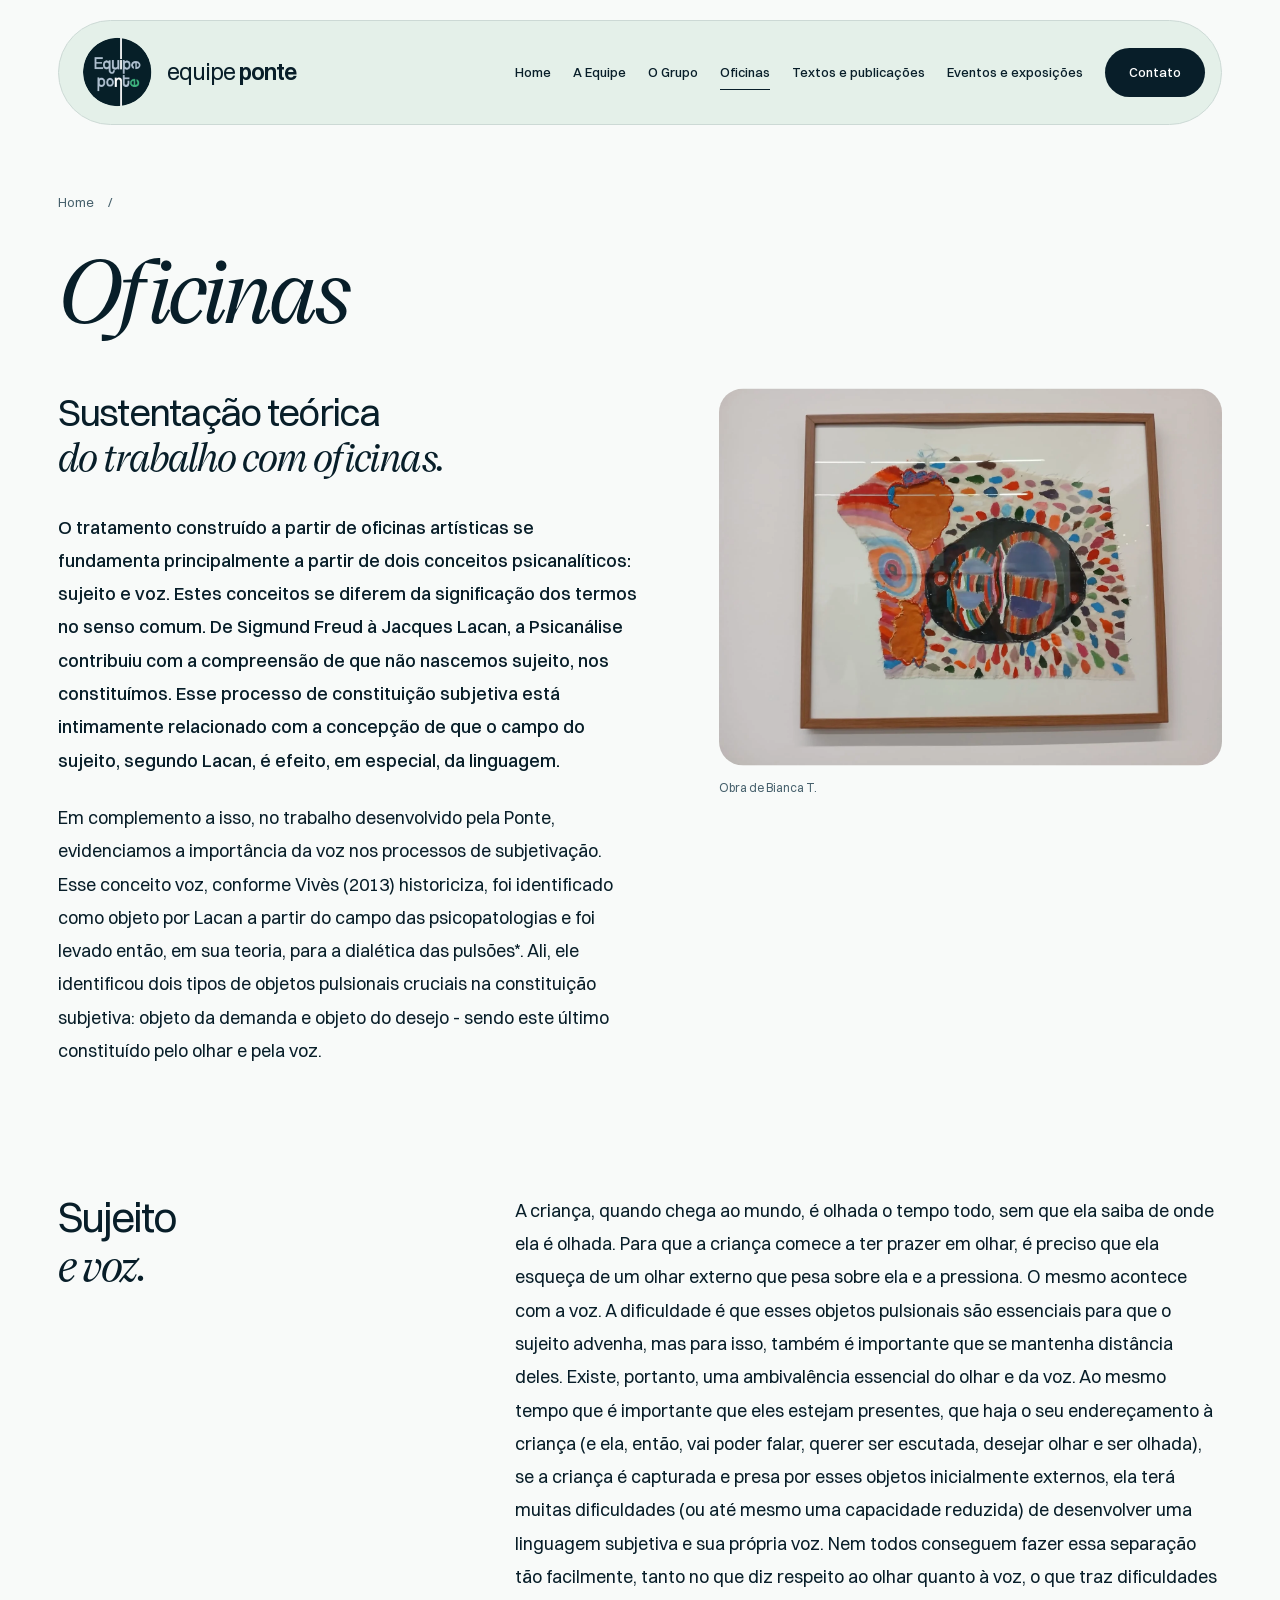
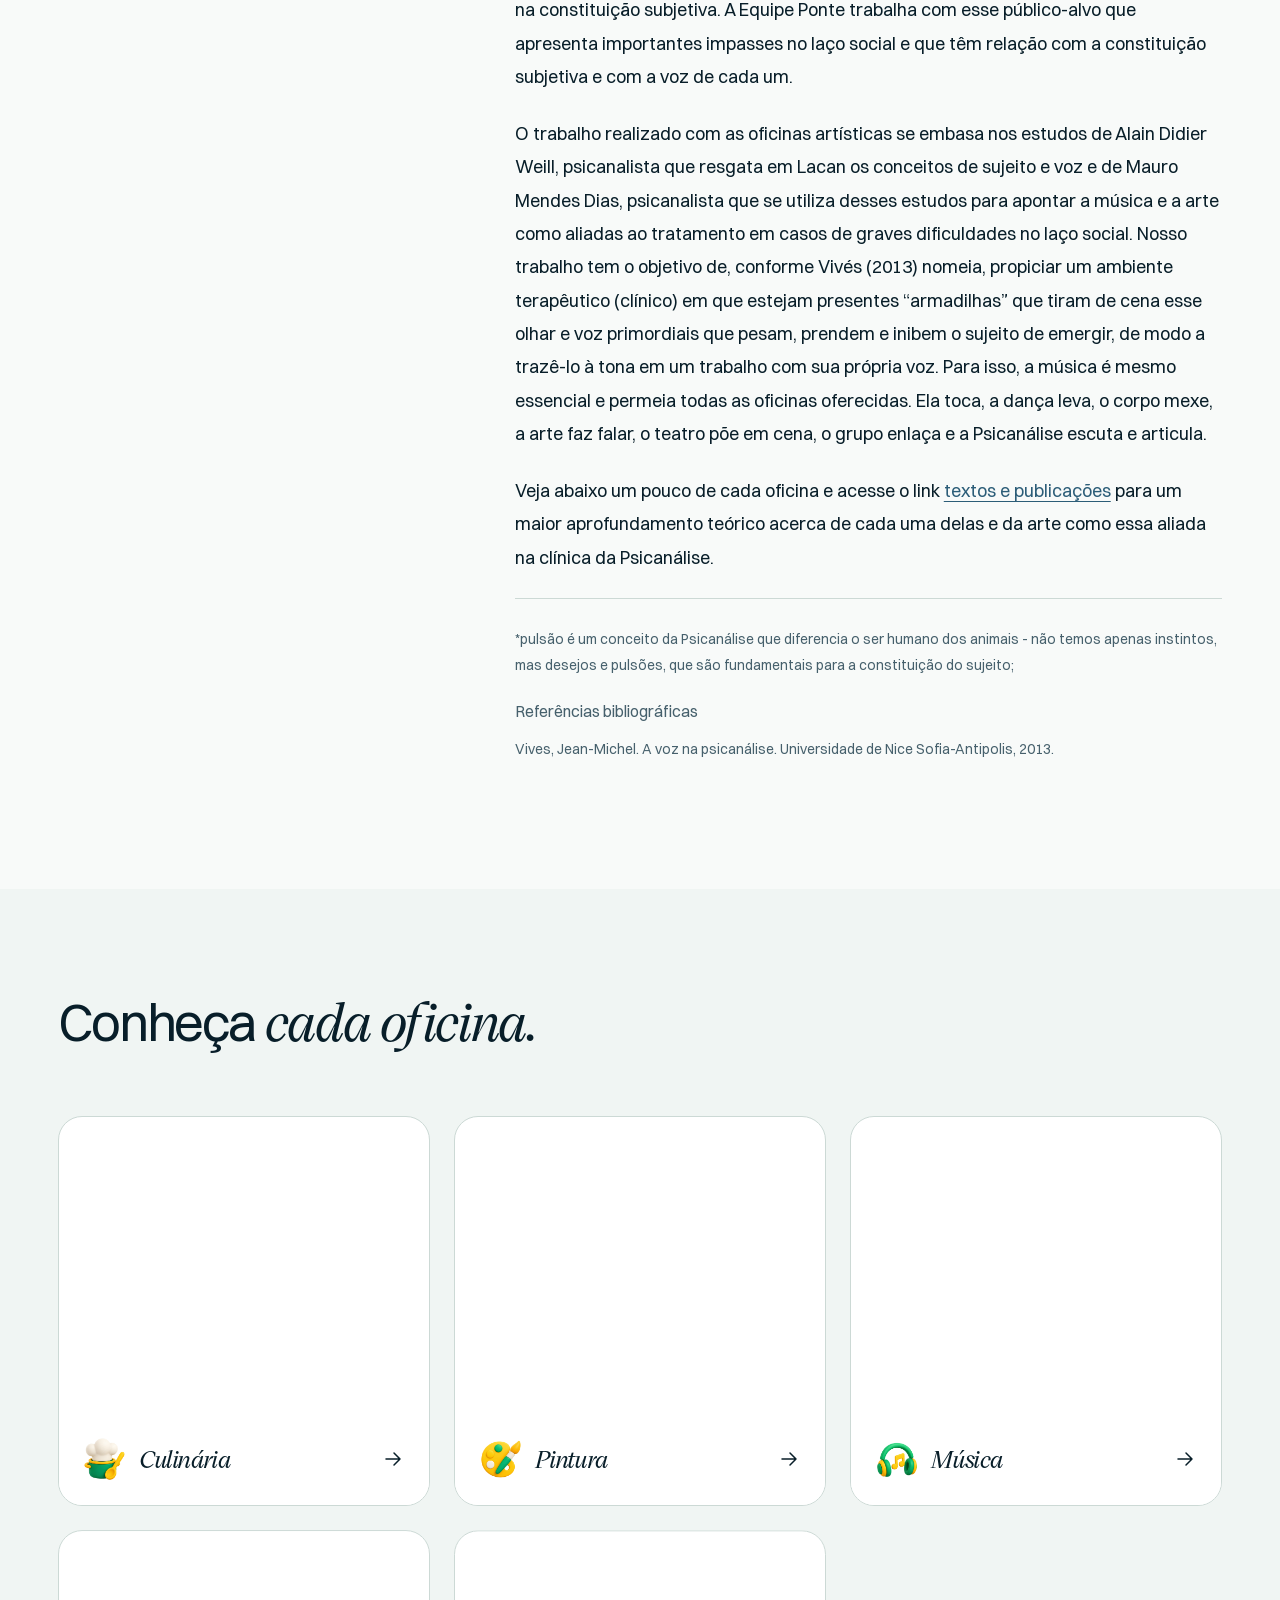
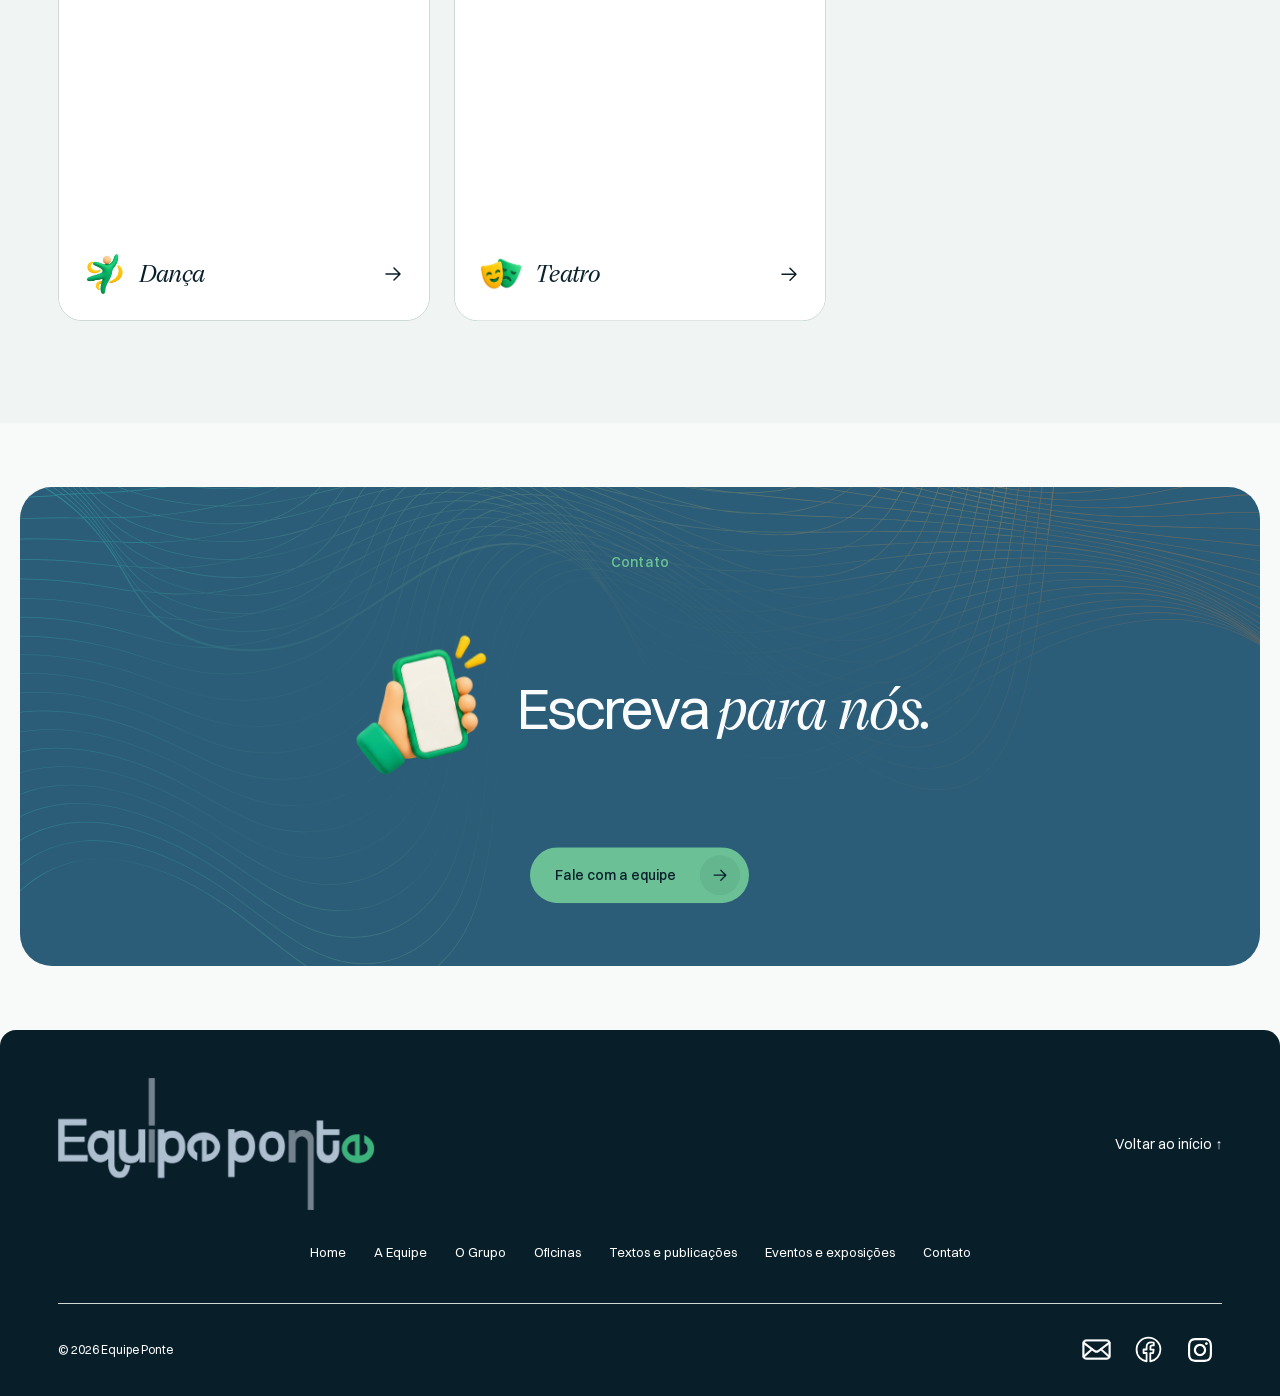
<file: public/oficinas.html>
<!doctype html>
<html lang="pt-BR">
  <head>
    <meta charset="utf-8" />
    <meta name="viewport" content="width=device-width, initial-scale=1" />
    <meta name="theme-color" content="#081e29" />
    <meta name="robots" content="noindex, nofollow" />
    <title>Oficinas — Equipe Ponte</title>
    <meta
      name="description"
      content="A sustentação teórica e as oficinas de culinária, pintura, música, dança e teatro da Equipe Ponte."
    />
    <link rel="canonical" href="https://equipeponte.vercel.app/oficinas.html" />
    <meta property="og:title" content="Oficinas — Equipe Ponte" />
    <meta
      property="og:description"
      content="A sustentação teórica e as oficinas de culinária, pintura, música, dança e teatro da Equipe Ponte."
    />
    <meta property="og:type" content="website" />
    <meta property="og:locale" content="pt_BR" />
    <meta
      property="og:url"
      content="https://equipeponte.vercel.app/oficinas.html"
    />
    <meta
      property="og:image"
      content="https://equipeponte.vercel.app/assets/images/equipe.webp"
    />
    <link rel="icon" href="assets/images/logo.png" />
    <link
      rel="preload"
      href="assets/fonts/switzer-regular.woff2"
      as="font"
      type="font/woff2"
      crossorigin
    />
    <link
      rel="preload"
      href="assets/fonts/victor-serif-medium-italic.woff2"
      as="font"
      type="font/woff2"
      crossorigin
    />
    <link rel="stylesheet" href="assets/styles.css" />
    <script src="assets/site-config.js" defer></script>
    <script src="assets/site.js" defer></script>
    <script type="application/ld+json">
      {
        "@context": "https://schema.org",
        "@type": "Organization",
        "name": "Equipe Ponte",
        "url": "https://equipeponte.vercel.app",
        "email": "equipeponte@gmail.com",
        "address": {
          "@type": "PostalAddress",
          "streetAddress": "Rua Paris, 656, Sumaré",
          "addressLocality": "São Paulo",
          "addressRegion": "SP",
          "postalCode": "01257-040",
          "addressCountry": "BR"
        }
      }
    </script>
  <link rel="stylesheet" href="assets/motion.css"><script src="assets/vendor/gsap.min.js" defer></script><script src="assets/vendor/ScrollTrigger.min.js" defer></script><script src="assets/vendor/lenis.min.js" defer></script><script src="assets/motion.js" defer></script></head>
  <body>
    <a class="skip-link" href="#conteudo">Pular para o conteúdo</a>
    <div class="inner-header inner-header--content">
      <header class="site-header">
        <a class="brand" href="index.html" aria-label="Equipe Ponte — Home"
          ><img
            src="assets/images/logo.png"
            width="48"
            height="48"
            alt=""
          /><span>equipe <strong>ponte</strong></span></a
        ><button
          class="menu-toggle"
          type="button"
          aria-expanded="false"
          aria-controls="main-nav"
        >
          <span>Menu</span><span class="menu-lines" aria-hidden="true"></span>
        </button>
        <nav id="main-nav" aria-label="Navegação principal">
          <a href="index.html">Home</a><a href="a-equipe.html">A Equipe</a
          ><a href="o-grupo.html">O Grupo</a
          ><a href="oficinas.html" aria-current="page">Oficinas</a
          ><a href="textos-e-publicacoes.html">Textos e publicações</a
          ><a href="eventos-e-exposicoes.html">Eventos e exposições</a><a href="contato.html" class="nav-contact">Contato</a>
        </nav>
      </header>
    </div>
    <main id="conteudo" class="">
      <section class="page-intro wrap">
        <a class="breadcrumb" href="index.html"
          >Home <span aria-hidden="true">/</span></a
        >
        <h1>Oficinas</h1>
      </section>
      <section class="wrap editorial-grid workshops-intro">
        <div>
          <h2>Sustentação teórica<br /><em>do trabalho com oficinas.</em></h2>
          <div class="prose">
            <p data-source-paragraph="27">
              O tratamento construído a partir de oficinas artísticas se
              fundamenta principalmente a partir de dois conceitos
              psicanalíticos: sujeito e voz. Estes conceitos se diferem da
              significação dos termos no senso comum. De Sigmund Freud à Jacques
              Lacan, a Psicanálise contribuiu com a compreensão de que não
              nascemos sujeito, nos constituímos. Esse processo de constituição
              subjetiva está intimamente relacionado com a concepção de que o
              campo do sujeito, segundo Lacan, é efeito, em especial, da
              linguagem.
            </p>
            <p data-source-paragraph="28">
              Em complemento a isso, no trabalho desenvolvido pela Ponte,
              evidenciamos a importância da voz nos processos de subjetivação.
              Esse conceito voz, conforme Vivès (2013) historiciza, foi
              identificado como objeto por Lacan a partir do campo das
              psicopatologias e foi levado então, em sua teoria, para a
              dialética das pulsões*. Ali, ele identificou dois tipos de objetos
              pulsionais cruciais na constituição subjetiva: objeto da demanda e
              objeto do desejo - sendo este último constituído pelo olhar e pela
              voz.
            </p>
          </div>
        </div>
        <figure class="editorial-photo">
          <img
            src="assets/images/obra-bianca.webp"
            srcset="
              assets/images/obra-bianca-small.webp  700w,
              assets/images/obra-bianca.webp       1600w
            "
            sizes="(max-width: 900px) 90vw, 900px"
            width="1600"
            height="1200"
            alt="Obra de Bianca T.: pintura com formas orgânicas coloridas em moldura"
            loading="eager"
          />
          <figcaption>Obra de Bianca T.</figcaption>
        </figure>
      </section>
      <section class="section wrap reading-layout">
        <div class="reading-aside">
          <h2>Sujeito<br /><em>e voz.</em></h2>
        </div>
        <div class="prose">
          <p data-source-paragraph="29">
            A criança, quando chega ao mundo, é olhada o tempo todo, sem que ela
            saiba de onde ela é olhada. Para que a criança comece a ter prazer
            em olhar, é preciso que ela esqueça de um olhar externo que pesa
            sobre ela e a pressiona. O mesmo acontece com a voz. A dificuldade é
            que esses objetos pulsionais são essenciais para que o sujeito
            advenha, mas para isso, também é importante que se mantenha
            distância deles. Existe, portanto, uma ambivalência essencial do
            olhar e da voz. Ao mesmo tempo que é importante que eles estejam
            presentes, que haja o seu endereçamento à criança (e ela, então, vai
            poder falar, querer ser escutada, desejar olhar e ser olhada), se a
            criança é capturada e presa por esses objetos inicialmente externos,
            ela terá muitas dificuldades (ou até mesmo uma capacidade reduzida)
            de desenvolver uma linguagem subjetiva e sua própria voz. Nem todos
            conseguem fazer essa separação tão facilmente, tanto no que diz
            respeito ao olhar quanto à voz, o que traz dificuldades na
            constituição subjetiva. A Equipe Ponte trabalha com esse
            público-alvo que apresenta importantes impasses no laço social e que
            têm relação com a constituição subjetiva e com a voz de cada um.
          </p>
          <p data-source-paragraph="30">
            O trabalho realizado com as oficinas artísticas se embasa nos
            estudos de Alain Didier Weill, psicanalista que resgata em Lacan os
            conceitos de sujeito e voz e de Mauro Mendes Dias, psicanalista que
            se utiliza desses estudos para apontar a música e a arte como
            aliadas ao tratamento em casos de graves dificuldades no laço
            social. Nosso trabalho tem o objetivo de, conforme Vivés (2013)
            nomeia, propiciar um ambiente terapêutico (clínico) em que estejam
            presentes “armadilhas” que tiram de cena esse olhar e voz
            primordiais que pesam, prendem e inibem o sujeito de emergir, de
            modo a trazê-lo à tona em um trabalho com sua própria voz. Para
            isso, a música é mesmo essencial e permeia todas as oficinas
            oferecidas. Ela toca, a dança leva, o corpo mexe, a arte faz falar,
            o teatro põe em cena, o grupo enlaça e a Psicanálise escuta e
            articula.
          </p>
          <p data-source-paragraph="31">
            Veja abaixo um pouco de cada oficina e acesse o link
            <a href="textos-e-publicacoes.html">textos e publicações</a> para um
            maior aprofundamento teórico acerca de cada uma delas e da arte como
            essa aliada na clínica da Psicanálise.
          </p>
          <aside class="source-notes">
            <p data-source-paragraph="33">
              *pulsão é um conceito da Psicanálise que diferencia o ser humano
              dos animais - não temos apenas instintos, mas desejos e pulsões,
              que são fundamentais para a constituição do sujeito;
            </p>
            <h3>Referências bibliográficas</h3>
            <p data-source-paragraph="35">
              Vives, Jean-Michel. A voz na psicanálise. Universidade de Nice
              Sofia-Antipolis, 2013.
            </p>
          </aside>
        </div>
      </section>
      <section class="section group-section">
        <div class="wrap">
          <div class="section-heading">
            <h2>Conheça <em>cada oficina.</em></h2>
          </div>
          <div class="photo-grid">
            <a class="photo-card" href="oficina-culinaria.html"
              ><img
                src="assets/images/oficina-culinaria-small.webp"
                width="700"
                height="560"
                loading="lazy"
                alt="Registro da oficina de culinária da Equipe Ponte" /><span
                ><img class="workshop-title-icon" src="assets/images/culinaria-icon.png" width="44" height="44" alt="" loading="lazy"><strong>Culinária</strong
                ><svg viewBox="0 0 24 24" fill="none" aria-hidden="true">
                  <path
                    d="M5 12h14m-6-6 6 6-6 6"
                    stroke="currentColor"
                    stroke-width="1.5"
                    stroke-linecap="round"
                    stroke-linejoin="round"
                  /></svg></span></a
            ><a class="photo-card" href="oficina-pintura.html"
              ><img
                src="assets/images/oficina-pintura-small.webp"
                width="700"
                height="560"
                loading="lazy"
                alt="Registro da oficina de pintura da Equipe Ponte" /><span
                ><img class="workshop-title-icon" src="assets/images/pintura-icon.png" width="44" height="44" alt="" loading="lazy"><strong>Pintura</strong
                ><svg viewBox="0 0 24 24" fill="none" aria-hidden="true">
                  <path
                    d="M5 12h14m-6-6 6 6-6 6"
                    stroke="currentColor"
                    stroke-width="1.5"
                    stroke-linecap="round"
                    stroke-linejoin="round"
                  /></svg></span></a
            ><a class="photo-card" href="oficina-musica.html"
              ><img
                src="assets/images/oficina-musica-small.webp"
                width="700"
                height="560"
                loading="lazy"
                alt="Registro da oficina de música da Equipe Ponte" /><span
                ><img class="workshop-title-icon" src="assets/images/musica-icon.png" width="44" height="44" alt="" loading="lazy"><strong>Música</strong
                ><svg viewBox="0 0 24 24" fill="none" aria-hidden="true">
                  <path
                    d="M5 12h14m-6-6 6 6-6 6"
                    stroke="currentColor"
                    stroke-width="1.5"
                    stroke-linecap="round"
                    stroke-linejoin="round"
                  /></svg></span></a
            ><a class="photo-card" href="oficina-danca.html"
              ><img
                src="assets/images/oficina-danca-small.webp"
                width="700"
                height="560"
                loading="lazy"
                alt="Registro da oficina de dança da Equipe Ponte" /><span
                ><img class="workshop-title-icon" src="assets/images/danca-icon.png" width="44" height="44" alt="" loading="lazy"><strong>Dança</strong
                ><svg viewBox="0 0 24 24" fill="none" aria-hidden="true">
                  <path
                    d="M5 12h14m-6-6 6 6-6 6"
                    stroke="currentColor"
                    stroke-width="1.5"
                    stroke-linecap="round"
                    stroke-linejoin="round"
                  /></svg></span></a
            ><a class="photo-card" href="oficina-teatro.html"
              ><img
                src="assets/images/oficina-teatro-small.webp"
                width="700"
                height="560"
                loading="lazy"
                alt="Registro da oficina de teatro da Equipe Ponte" /><span
                ><img class="workshop-title-icon" src="assets/images/teatro-icon.png" width="44" height="44" alt="" loading="lazy"><strong>Teatro</strong
                ><svg viewBox="0 0 24 24" fill="none" aria-hidden="true">
                  <path
                    d="M5 12h14m-6-6 6 6-6 6"
                    stroke="currentColor"
                    stroke-width="1.5"
                    stroke-linecap="round"
                    stroke-linejoin="round"
                  /></svg></span
            ></a>
          </div>
        </div>
      </section>
      <section class="contact-section small-contact">
        <div class="wrap contact-inner">
          <p class="overline">Contato</p>
          <div class="home-contact-heading"><img class="home-section-icon home-section-icon--contact" src="assets/images/contact-icon.png" width="144" height="216" alt="" loading="lazy"><h2>Escreva <em>para nós.</em></h2></div>
          <a class="button button--mint" href="contato.html"
            >Fale com a equipe<span class="button__icon"
              ><svg viewBox="0 0 24 24" fill="none" aria-hidden="true">
                <path
                  d="M5 12h14m-6-6 6 6-6 6"
                  stroke="currentColor"
                  stroke-width="1.5"
                  stroke-linecap="round"
                  stroke-linejoin="round"
                /></svg></span
          ></a>
        </div>
      </section>
    </main>
    <footer class="footer wrap">
      <div class="footer-top">
        <a class="brand brand--footer" href="index.html" aria-label="Equipe Ponte — Home"><img src="assets/images/logo-horizontal.png" width="1436" height="597" alt=""></a>
        
        <a href="#conteudo">Voltar ao início ↑</a>
      </div>
      <nav class="footer-nav" aria-label="Navegação do rodapé">
        <a href="index.html">Home</a><a href="a-equipe.html">A Equipe</a
        ><a href="o-grupo.html">O Grupo</a><a href="oficinas.html">Oficinas</a
        ><a href="textos-e-publicacoes.html">Textos e publicações</a
        ><a href="eventos-e-exposicoes.html">Eventos e exposições</a><a href="contato.html">Contato</a>
      </nav>
      <div class="footer-bottom"><span>© 2026 Equipe Ponte</span><nav class="footer-social" aria-label="Redes sociais e email"><a href="mailto:equipeponte@gmail.com" aria-label="Enviar email à Equipe Ponte"><span class="footer-social-icon footer-social-icon--email" aria-hidden="true"></span></a><a href="https://www.facebook.com/equipeponte/" aria-label="Equipe Ponte no Facebook"><span class="footer-social-icon footer-social-icon--facebook" aria-hidden="true"></span></a><a href="https://www.instagram.com/equipeponte/" aria-label="Equipe Ponte no Instagram"><span class="footer-social-icon footer-social-icon--instagram" aria-hidden="true"></span></a></nav></div>
    </footer>
  </body>
</html>
</file>
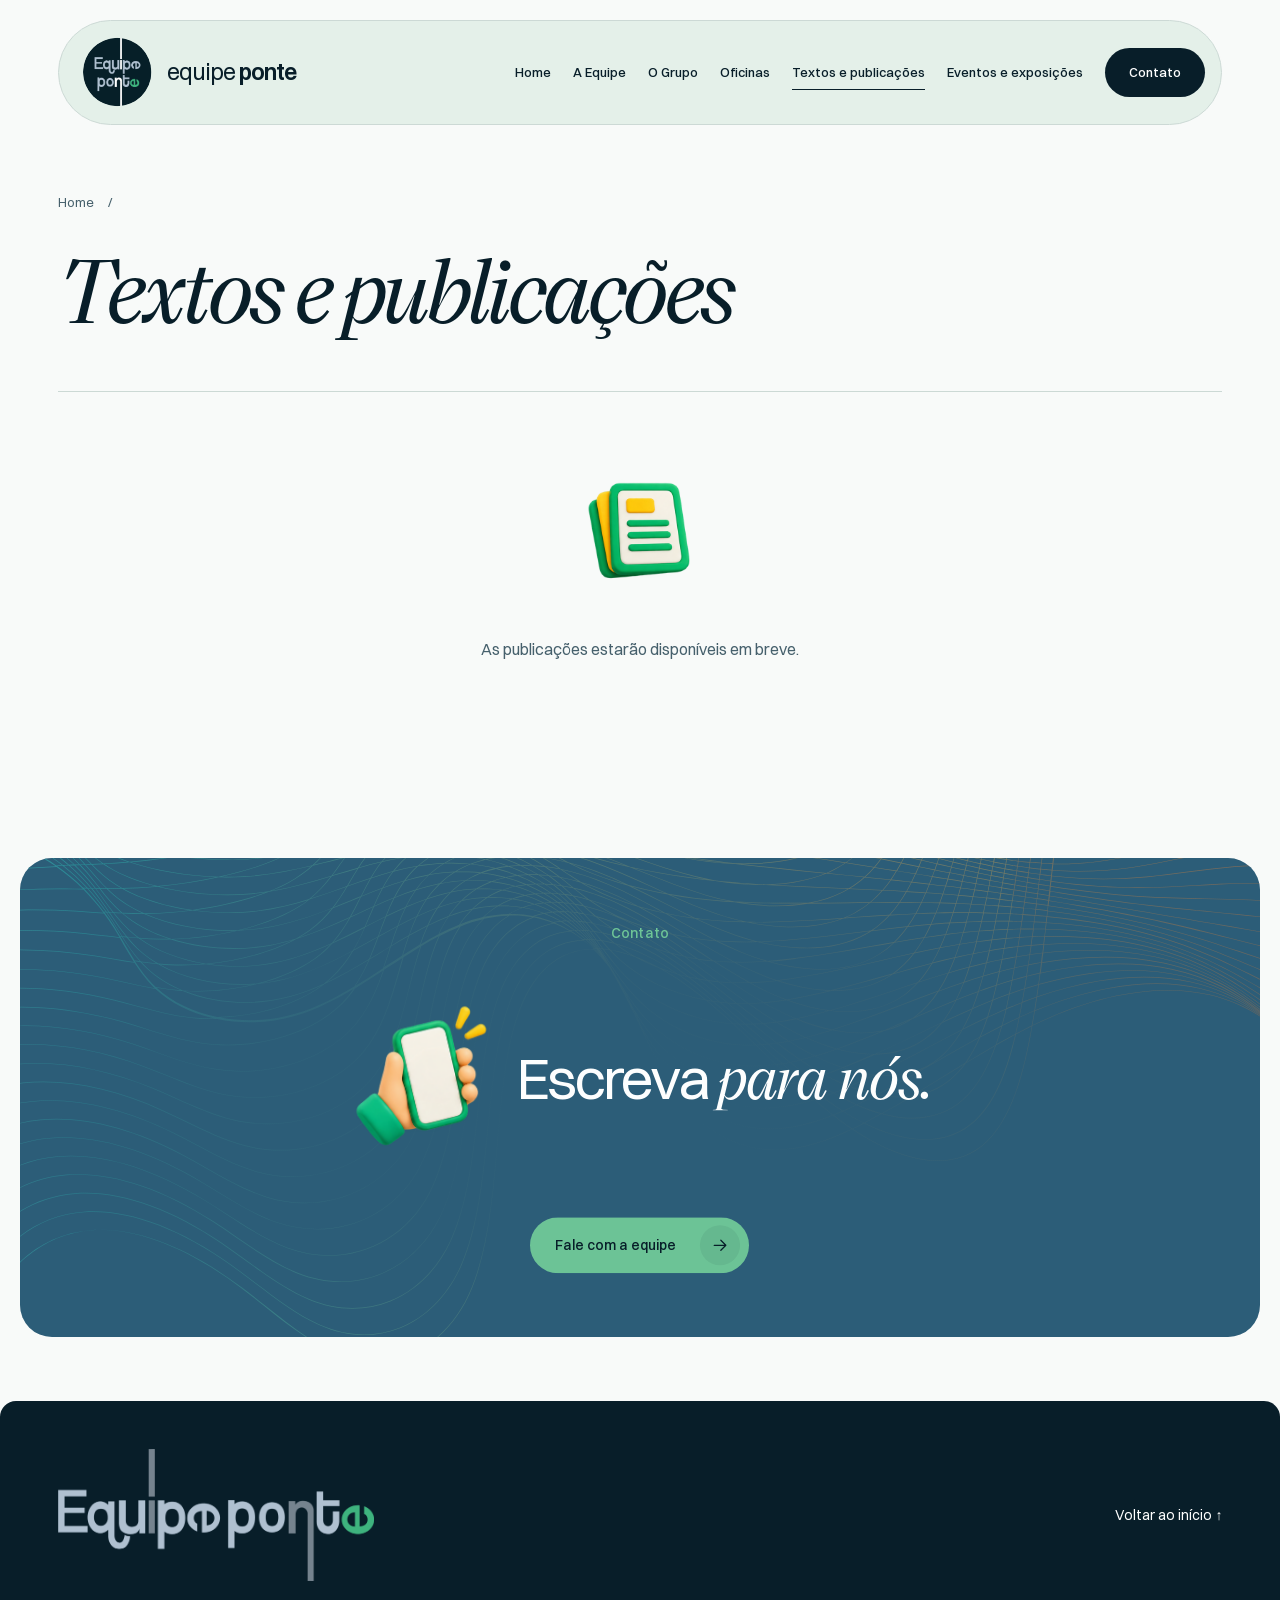
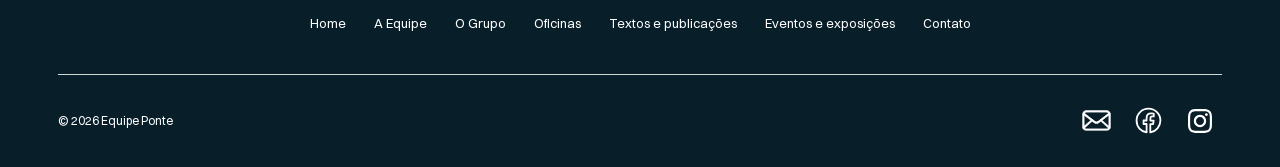
<file: public/textos-e-publicacoes.html>
<!doctype html>
<html lang="pt-BR">
  <head>
    <meta charset="utf-8" />
    <meta name="viewport" content="width=device-width, initial-scale=1" />
    <meta name="theme-color" content="#081e29" />
    <meta name="robots" content="noindex, nofollow" />
    <title>Textos e publicações — Equipe Ponte</title>
    <meta
      name="description"
      content="Textos e publicações da Equipe Ponte sobre a clínica psicanalítica e o trabalho com oficinas."
    />
    <link
      rel="canonical"
      href="https://equipeponte.vercel.app/textos-e-publicacoes.html"
    />
    <meta property="og:title" content="Textos e publicações — Equipe Ponte" />
    <meta
      property="og:description"
      content="Textos e publicações da Equipe Ponte sobre a clínica psicanalítica e o trabalho com oficinas."
    />
    <meta property="og:type" content="website" />
    <meta property="og:locale" content="pt_BR" />
    <meta
      property="og:url"
      content="https://equipeponte.vercel.app/textos-e-publicacoes.html"
    />
    <meta
      property="og:image"
      content="https://equipeponte.vercel.app/assets/images/equipe.webp"
    />
    <link rel="icon" href="assets/images/logo.png" />
    <link
      rel="preload"
      href="assets/fonts/switzer-regular.woff2"
      as="font"
      type="font/woff2"
      crossorigin
    />
    <link
      rel="preload"
      href="assets/fonts/victor-serif-medium-italic.woff2"
      as="font"
      type="font/woff2"
      crossorigin
    />
    <link rel="stylesheet" href="assets/styles.css" />
    <script src="assets/site-config.js" defer></script>
    <script src="assets/site.js" defer></script>
    <script type="application/ld+json">
      {
        "@context": "https://schema.org",
        "@type": "Organization",
        "name": "Equipe Ponte",
        "url": "https://equipeponte.vercel.app",
        "email": "equipeponte@gmail.com",
        "address": {
          "@type": "PostalAddress",
          "streetAddress": "Rua Paris, 656, Sumaré",
          "addressLocality": "São Paulo",
          "addressRegion": "SP",
          "postalCode": "01257-040",
          "addressCountry": "BR"
        }
      }
    </script>
  <link rel="stylesheet" href="assets/motion.css"><script src="assets/vendor/gsap.min.js" defer></script><script src="assets/vendor/ScrollTrigger.min.js" defer></script><script src="assets/vendor/lenis.min.js" defer></script><script src="assets/motion.js" defer></script></head>
  <body>
    <a class="skip-link" href="#conteudo">Pular para o conteúdo</a>
    <div class="inner-header inner-header--content">
      <header class="site-header">
        <a class="brand" href="index.html" aria-label="Equipe Ponte — Home"
          ><img
            src="assets/images/logo.png"
            width="48"
            height="48"
            alt=""
          /><span>equipe <strong>ponte</strong></span></a
        ><button
          class="menu-toggle"
          type="button"
          aria-expanded="false"
          aria-controls="main-nav"
        >
          <span>Menu</span><span class="menu-lines" aria-hidden="true"></span>
        </button>
        <nav id="main-nav" aria-label="Navegação principal">
          <a href="index.html">Home</a><a href="a-equipe.html">A Equipe</a
          ><a href="o-grupo.html">O Grupo</a><a href="oficinas.html">Oficinas</a
          ><a href="textos-e-publicacoes.html" aria-current="page"
            >Textos e publicações</a
          ><a href="eventos-e-exposicoes.html">Eventos e exposições</a><a href="contato.html" class="nav-contact">Contato</a>
        </nav>
      </header>
    </div>
    <main id="conteudo" class="">
      <section class="page-intro wrap">
        <a class="breadcrumb" href="index.html"
          >Home <span aria-hidden="true">/</span></a
        >
        <h1>Textos e publicações</h1>
      </section>
      <section class="wrap publications">
        <div class="publication-empty">
          <span class="icon-3d icon-3d--publications" aria-hidden="true"></span>
          <p>As publicações estarão disponíveis em breve.</p>
        </div>
      </section>
    <section class="contact-section small-contact">
        <div class="wrap contact-inner">
          <p class="overline">Contato</p>
          <div class="home-contact-heading"><img class="home-section-icon home-section-icon--contact" src="assets/images/contact-icon.png" width="144" height="216" alt="" loading="lazy"><h2>Escreva <em>para nós.</em></h2></div>
          <a class="button button--mint" href="contato.html"
            >Fale com a equipe<span class="button__icon"
              ><svg viewBox="0 0 24 24" fill="none" aria-hidden="true">
                <path
                  d="M5 12h14m-6-6 6 6-6 6"
                  stroke="currentColor"
                  stroke-width="1.5"
                  stroke-linecap="round"
                  stroke-linejoin="round"
                /></svg></span
          ></a>
        </div>
      </section>
</main>
    <footer class="footer wrap">
      <div class="footer-top">
        <a class="brand brand--footer" href="index.html" aria-label="Equipe Ponte — Home"><img src="assets/images/logo-horizontal.png" width="1436" height="597" alt=""></a>
        
        <a href="#conteudo">Voltar ao início ↑</a>
      </div>
      <nav class="footer-nav" aria-label="Navegação do rodapé">
        <a href="index.html">Home</a><a href="a-equipe.html">A Equipe</a
        ><a href="o-grupo.html">O Grupo</a><a href="oficinas.html">Oficinas</a
        ><a href="textos-e-publicacoes.html">Textos e publicações</a
        ><a href="eventos-e-exposicoes.html">Eventos e exposições</a><a href="contato.html">Contato</a>
      </nav>
      <div class="footer-bottom"><span>© 2026 Equipe Ponte</span><nav class="footer-social" aria-label="Redes sociais e email"><a href="mailto:equipeponte@gmail.com" aria-label="Enviar email à Equipe Ponte"><span class="footer-social-icon footer-social-icon--email" aria-hidden="true"></span></a><a href="https://www.facebook.com/equipeponte/" aria-label="Equipe Ponte no Facebook"><span class="footer-social-icon footer-social-icon--facebook" aria-hidden="true"></span></a><a href="https://www.instagram.com/equipeponte/" aria-label="Equipe Ponte no Instagram"><span class="footer-social-icon footer-social-icon--instagram" aria-hidden="true"></span></a></nav></div>
    </footer>
  </body>
</html>
</file>
<file: public/assets/styles.css>
@font-face {
  font-family: Switzer;
  src: url("fonts/switzer-regular.woff2") format("woff2");
  font-weight: 400;
  font-style: normal;
  font-display: swap;
}
@font-face {
  font-family: Switzer;
  src: url("fonts/switzer-medium.woff2") format("woff2");
  font-weight: 500;
  font-style: normal;
  font-display: swap;
}
@font-face {
  font-family: Switzer;
  src: url("fonts/switzer-semibold.woff2") format("woff2");
  font-weight: 600;
  font-style: normal;
  font-display: swap;
}
@font-face {
  font-family: Switzer;
  src: url("fonts/switzer-bold.woff2") format("woff2");
  font-weight: 700;
  font-style: normal;
  font-display: swap;
}
@font-face {
  font-family: "Victor Serif";
  src: url("fonts/victor-serif-medium.woff2") format("woff2");
  font-weight: 500;
  font-style: normal;
  font-display: swap;
}
@font-face {
  font-family: "Victor Serif";
  src: url("fonts/victor-serif-medium-italic.woff2") format("woff2");
  font-weight: 500;
  font-style: italic;
  font-display: swap;
}
:root {
  --verde-01: #6ec597;
  --verde-hover: #358159;
  --verde-02: #2c5d78;
  --cinza-01: #081e29;
  --cinza-02: #a7b7c7;
  --paper: #f8faf9;
  --white: #fff;
  --surface: #f0f5f3;
  --surface-mint: #e4f0e9;
  --ink: var(--cinza-01);
  --muted: #46606c;
  --border: #ccd9d5;
  --font-body: Switzer, Arial, sans-serif;
  --font-display: "Victor Serif", Georgia, serif;
  --text-sm: 0.875rem;
  --text-base: 1rem;
  --text-lg: 1.125rem;
  --text-h1: clamp(2.8rem, 6.1vw, 6.5rem);
  --text-h2: clamp(2.35rem, 4.1vw, 4.3rem);
  --space-1: 0.25rem;
  --space-2: 0.5rem;
  --space-3: 0.75rem;
  --space-4: 1rem;
  --space-6: 1.5rem;
  --space-8: 2rem;
  --space-12: 3rem;
  --space-16: 4rem;
  --space-24: 6rem;
  --section-space: clamp(4.5rem, 8vw, 8rem);
  --page-gutter: clamp(1.25rem, 4.5vw, 5rem);
  --content-width: 1280px;
  --radius-sm: 12px;
  --radius-footer: 16px;
  --radius-card: 24px;
  --radius-panel: 32px;
  --radius-pill: 999px;
  --shadow-soft: 0 12px 40px #081e2910;
  --shadow-dialog: 0 24px 100px #081e2940;
  --duration-fast: 180ms;
  --duration-normal: 320ms;
  --ease: cubic-bezier(0.2, 0.7, 0.2, 1);
}
* {
  box-sizing: border-box;
}
html {
  scroll-behavior: smooth;
  scroll-padding-top: 2rem;
}
body {
  margin: 0;
  background: var(--paper);
  color: var(--ink);
  font: 400 var(--text-base) / 1.6 var(--font-body);
  -webkit-font-smoothing: antialiased;
}
button,
input,
textarea {
  font: inherit;
}
button,
a {
  -webkit-tap-highlight-color: transparent;
}
a {
  color: inherit;
  text-decoration: none;
}
button {
  cursor: pointer;
}
img {
  display: block;
  max-width: 100%;
  height: auto;
}
svg {
  width: 24px;
  height: 24px;
  flex-shrink: 0;
}
h1,
h2,
h3,
p,
figure {
  margin: 0;
}
h1,
h2,
h3 {
  font-weight: 400;
  line-height: 1.12;
}
h2 {
  font-size: var(--text-h2);
  letter-spacing: -0.045em;
}
h2 em {
  font-family: var(--font-display);
  font-weight: 500;
  letter-spacing: -0.025em;
}
p {
  line-height: 1.65;
}
::selection {
  background: var(--verde-01);
  color: var(--ink);
}
:focus-visible {
  outline: 3px solid var(--verde-02);
  outline-offset: 5px;
}
.hero :focus-visible,
.contact-section :focus-visible {
  outline-color: var(--verde-01);
}
.sr-only {
  position: absolute;
  width: 1px;
  height: 1px;
  padding: 0;
  margin: -1px;
  overflow: hidden;
  clip: rect(0, 0, 0, 0);
  white-space: nowrap;
  border: 0;
}
.skip-link {
  position: fixed;
  top: 10px;
  left: 20px;
  z-index: 100;
  background: var(--ink);
  color: var(--white);
  padding: 12px 20px;
  transform: translateY(-160%);
}
.skip-link:focus {
  transform: none;
}
.wrap {
  width: min(var(--content-width), calc(100% - var(--page-gutter) * 2));
  margin-inline: auto;
}
.section {
  padding-block: var(--section-space);
}
.overline {
  font-size: var(--text-sm);
  font-weight: 500;
  letter-spacing: 0.02em;
  margin-bottom: var(--space-6);
  color: var(--verde-02);
}
.section-heading {
  margin-bottom: var(--space-16);
}
.section-heading > p:last-child {
  margin-top: var(--space-6);
  color: var(--muted);
  font-size: var(--text-lg);
}
.centered {
  text-align: center;
  max-width: 960px;
  margin-inline: auto;
}
.button {
  display: inline-flex;
  align-items: center;
  justify-content: space-between;
  gap: var(--space-6);
  min-height: 56px;
  padding: 7px 8px 7px 24px;
  border-radius: var(--radius-pill);
  font-size: var(--text-sm);
  font-weight: 500;
  border: 1px solid transparent;
  transition:
    background var(--duration-fast),
    transform var(--duration-fast),
    box-shadow var(--duration-fast);
  white-space: nowrap;
}
.button__icon {
  display: grid;
  place-items: center;
  width: 40px;
  height: 40px;
  border-radius: 50%;
  background: #ffffff14;
  transition: transform var(--duration-fast);
}
.button__icon svg {
  width: 20px;
  height: 20px;
}
.button:hover .button__icon {
  transform: translateX(2px);
}
.button:hover {
  transform: translateY(-2px);
  box-shadow: var(--shadow-soft);
}
.button:active {
  transform: translateY(0);
}
.button--primary {
  background: var(--ink);
  color: var(--white);
}
.button--primary:hover {
  background: var(--verde-01);
  color: var(--ink);
}
.button--light {
  background: var(--white);
  color: var(--ink);
}
.button--light .button__icon {
  background: var(--surface);
}
.button--light:hover {
  background: var(--verde-01);
  color: var(--ink);
}
.button--mint {
  background: var(--verde-01);
  color: var(--ink);
}
.button--mint .button__icon {
  background: #081e2910;
}
.button--mint:hover {
  background: var(--verde-hover);
  color: var(--white);
}
.button--outline {
  border-color: var(--border);
  color: var(--ink);
  background: transparent;
}
.button--outline .button__icon {
  background: var(--surface-mint);
}
.button--outline:hover {
  background: var(--verde-01);
  color: var(--ink);
}
.button:disabled {
  opacity: 0.45;
  cursor: not-allowed;
  transform: none;
  box-shadow: none;
}
.text-link {
  display: inline-flex;
  align-items: center;
  gap: var(--space-4);
  padding: 8px 0;
  background: none;
  border: 0;
  color: var(--ink);
  font-size: var(--text-sm);
  font-weight: 500;
  text-decoration: underline;
  text-underline-offset: 5px;
  text-decoration-color: var(--border);
}
.text-link:hover {
  text-decoration-color: currentColor;
}
.text-link svg {
  width: 20px;
}
.brand {
  display: flex;
  align-items: center;
  gap: 12px;
  white-space: nowrap;
  font-size: 23px;
  letter-spacing: -1px;
}
.brand img {
  border-radius: 50%;
  width: 48px;
  height: 48px;
}
.brand strong {
  font-weight: 600;
}
.hero {
  position: relative;
  isolation: isolate;
  margin: 20px;
  min-height: 820px;
  border-radius: var(--radius-panel);
  background: var(--verde-02);
  overflow: clip;
  color: var(--white);
  display: flex;
  flex-direction: column;
  align-items: center;
}
.hero::before {
  content: "";
  position: absolute;
  inset: 0;
  z-index: -3;
  background: url("images/hero-pattern.svg") center / 1000px repeat;
  opacity: 0.6;
  pointer-events: none;
}
.hero::after {
  content: "";
  position: absolute;
  inset: 0;
  z-index: -2;
  background: radial-gradient(ellipse at center, #081e29 10%, rgba(8, 30, 41, 0.9) 45%, rgba(8, 30, 41, 0.25) 100%);
  pointer-events: none;
}
.hero {
  background: var(--cinza-01);
}
.hero-fluid {
  position: absolute;
  inset: 0;
  width: 100%;
  height: 100%;
  z-index: -1;
  pointer-events: none;
  opacity: 0.6;
}
@media (prefers-reduced-motion: reduce) {
  .hero-fluid { display: none; }
}
.site-header {
  width: calc(100% - 32px);
  margin: 18px 16px 0;
  display: flex;
  align-items: center;
  justify-content: space-between;
  padding: 12px 16px 12px 24px;
  background: #f8faf9c9;
  backdrop-filter: blur(22px);
  border: 1px solid #ffffff55;
  border-radius: var(--radius-pill);
  color: var(--ink);
  z-index: 5;
}
.site-header nav {
  display: flex;
  align-items: center;
  gap: 32px;
  font-size: var(--text-sm);
}
.site-header nav > a:not(.nav-contact) {
  padding: 12px 0;
  position: relative;
}
.site-header nav > a:not(.nav-contact):after {
  content: "";
  position: absolute;
  bottom: 5px;
  left: 0;
  right: 0;
  height: 1px;
  background: currentColor;
  transform: scaleX(0);
  transition: transform var(--duration-fast);
}
.site-header nav > a:hover:after {
  transform: scaleX(1);
}
.nav-contact {
  background: var(--ink);
  color: var(--white);
  padding: 14px 24px;
  border-radius: var(--radius-pill);
  display: flex;
  gap: 24px;
}
.nav-contact:hover {
  background: var(--verde-01);
  color: var(--ink);
}
.menu-toggle {
  display: none;
}
.hero__content {
  text-align: center;
  max-width: 1200px;
  padding: 62px 24px 100px;
}
.hero__eyebrow {
  font-size: 13px;
  display: flex;
  align-items: center;
  justify-content: center;
  gap: 10px;
  margin-bottom: 32px;
}
.status-dot {
  width: 6px;
  height: 6px;
  background: var(--verde-01);
  border-radius: 50%;
  box-shadow: 0 0 0 4px #6ec59724;
}
.hero__intro {
  font-size: clamp(1.2rem, 2.5vw, 2rem);
  letter-spacing: -0.03em;
  margin-bottom: 20px;
}
.hero h1 {
  font-family: var(--font-display);
  font-style: italic;
  font-weight: 500;
  font-size: var(--text-h1);
  letter-spacing: -0.045em;
  line-height: 1.04;
  text-wrap: balance;
  max-width: 1120px;
}
.hero__description {
  font-size: var(--text-lg);
  margin-top: 28px;
  line-height: 1.6;
}
.hero__actions {
  display: flex;
  gap: 28px;
  justify-content: center;
  align-items: center;
  margin-top: 32px;
}
.quiet-link {
  font-size: var(--text-sm);
  text-decoration: underline;
  text-underline-offset: 6px;
}
.hero__meta {
  display: flex;
  gap: 24px;
  justify-content: center;
  font-size: 12px;
  margin-top: 28px;
}
.hero__meta span + span:before {
  content: "·";
  margin-right: 24px;
}
.hero__scroll {
  position: absolute;
  bottom: 24px;
  left: 50%;
  transform: translateX(-50%);
  font-size: 12px;
  display: flex;
  gap: 14px;
  align-items: center;
}
.hero__scroll span {
  font-size: 20px;
}
.intro-band {
  padding: 46px 0 0;
  text-align: center;
}
.intro-band > p {
  font-family: var(--font-display);
  font-size: 23px;
  color: var(--muted);
}
.intro-band > div {
  display: flex;
  align-items: center;
  justify-content: center;
  gap: 30px;
  margin-top: 24px;
  font-size: var(--text-sm);
  color: var(--verde-02);
}
.intro-band i {
  width: 4px;
  height: 4px;
  border-radius: 50%;
  background: var(--verde-01);
}
.principles {
  display: grid;
  grid-template-columns: repeat(3, 1fr);
  gap: 48px;
  text-align: center;
}
.principles article {
  padding-inline: 12px;
}
.principles h3 {
  font-size: 23px;
  letter-spacing: -0.03em;
  margin: 16px 0;
}
.principles p {
  font-size: var(--text-base);
  color: var(--muted);
  max-width: 330px;
  margin-inline: auto;
}
.icon-scene {
  background: var(--surface);
  border-radius: var(--radius-card);
  overflow: hidden;
}
.principles .icon-scene {
  width: 150px;
  height: 150px;
  border-radius: 50%;
  margin: auto;
}
.icon-3d {
  display: block;
  width: 66.6667%;
  height: 100%;
  margin-inline: auto;
  background-image: url("images/icons-3d.webp");
  background-repeat: no-repeat;
  background-size: 300% 200%;
  mix-blend-mode: multiply;
}
.icon-3d--chat {
  background-position: 0 0;
}
.icon-3d--bridge {
  background-position: 50% 0;
}
.icon-3d--connection {
  background-position: 100% 0;
}
.icon-3d--brush {
  background-position: 0 100%;
}
.icon-3d--music {
  background-position: 50% 100%;
}
.icon-3d--ribbon {
  background-position: 100% 100%;
}
.group-section {
  background: var(--surface);
}
.split {
  display: grid;
  grid-template-columns: 1fr 1fr;
  gap: 8%;
  align-items: center;
}
.artwork img {
  aspect-ratio: 4/5;
  object-fit: cover;
  border-radius: var(--radius-panel);
}
figcaption {
  font-size: 12px;
  color: var(--muted);
  margin-top: 14px;
}
.split h2 {
  font-size: clamp(2.25rem, 3.25vw, 3.3rem);
}
.split__copy > p:not(.overline) {
  color: var(--muted);
  margin-top: 24px;
}
.split__copy .button {
  margin-top: 32px;
}
.section-heading--split {
  display: flex;
  justify-content: space-between;
  gap: 40px;
  align-items: flex-end;
}
.section-heading__aside {
  max-width: 330px;
  color: var(--muted);
}
.carousel-controls {
  display: flex;
  gap: 10px;
  margin-top: 24px;
}
.carousel-controls button {
  width: 46px;
  height: 46px;
  border-radius: 50%;
  border: 1px solid var(--border);
  background: transparent;
  font-size: 22px;
  color: var(--ink);
}
.carousel-controls button:hover:not(:disabled) {
  background: var(--verde-01);
  color: var(--ink);
}
.carousel-controls button:disabled {
  opacity: 0.35;
  cursor: default;
}
.workshop-track {
  display: flex;
  gap: 24px;
  overflow-x: auto;
  scroll-snap-type: x mandatory;
  scrollbar-width: none;
  padding-bottom: 12px;
}
.workshop-track::-webkit-scrollbar {
  display: none;
}
.workshop-card {
  flex: 0 0 calc((100% - 48px) / 3);
  scroll-snap-align: start;
  overflow: hidden;
  border: 1px solid var(--border);
  border-radius: var(--radius-card);
  background: var(--white);
}
.workshop-card .icon-scene {
  height: 235px;
  border-radius: 0;
}
.workshop-card .icon-3d {
  width: 156.667px;
  height: 235px;
  margin: auto;
}
.workshop-card__body {
  padding: 28px;
}
.workshop-card h3 {
  font-size: 28px;
  letter-spacing: -0.035em;
}
.workshop-card p {
  color: var(--muted);
  margin: 16px 0 20px;
  min-height: 52px;
}
.track-hint {
  font-size: 12px;
  color: var(--muted);
  margin-top: 16px;
  text-align: right;
}
.track-hint span {
  margin-left: 10px;
}
.team-section {
  background: var(--surface-mint);
}
.team-photo {
  max-width: 1000px;
  margin-inline: auto;
}
.team-photo img {
  border-radius: var(--radius-panel);
  width: 100%;
}
.team-bottom {
  display: flex;
  justify-content: space-between;
  align-items: center;
  gap: 48px;
  max-width: 1000px;
  margin: 32px auto 0;
}
.team-bottom p {
  max-width: 560px;
  color: var(--muted);
}
.team-bottom .button {
  flex-shrink: 0;
}
.faq-section {
  display: grid;
  grid-template-columns: 1fr 1.1fr;
  gap: 8%;
}
.faq-section h2 {
  font-size: clamp(2.3rem, 3.25vw, 3.4rem);
}
.faq-section .section-heading > p:not(.overline) {
  color: var(--muted);
  margin-top: 24px;
}
.faq-section .text-link {
  margin-top: 24px;
}
.faq-item {
  border-bottom: 1px solid var(--border);
}
.faq-item:first-child {
  border-top: 1px solid var(--border);
}
.faq-item summary {
  display: flex;
  justify-content: space-between;
  gap: 20px;
  align-items: center;
  list-style: none;
  cursor: pointer;
  padding: 24px 0;
  font-weight: 500;
}
.faq-item summary::-webkit-details-marker {
  display: none;
}
.faq-item summary span {
  font-size: 24px;
  font-weight: 400;
  transition: transform var(--duration-fast);
}
.faq-item[open] summary span {
  transform: rotate(45deg);
}
.faq-item p {
  padding: 0 40px 24px 0;
  color: var(--muted);
}
.contact-section {
  margin: 0 20px;
  border-radius: var(--radius-panel);
  background: var(--verde-02);
  color: var(--white);
  position: relative;
  overflow: hidden;
}
.contact-section:after {
  content: "";
  position: absolute;
  width: 900px;
  height: 900px;
  left: 50%;
  top: 32%;
  border: 1px solid #a7b7c71a;
  border-radius: 50%;
  transform: translateX(-50%);
  pointer-events: none;
}
.contact-inner {
  padding: 80px 0 40px;
  position: relative;
  z-index: 1;
  text-align: center;
}
.contact-inner .overline {
  color: var(--verde-01);
}
.contact-inner h2 {
  font-size: clamp(2.8rem, 5.5vw, 5.4rem);
}
.contact-inner > p:not(.overline) {
  color: var(--cinza-02);
  margin-top: 24px;
}
.contact-inner .button {
  margin-top: 32px;
}
.contact-email {
  display: block;
  width: fit-content;
  margin: 20px auto 0;
  color: var(--cinza-02);
  font-size: var(--text-sm);
}
.contact-email:hover {
  text-decoration: underline;
}
.contact-address {
  border-top: 1px solid #a7b7c730;
  margin-top: 64px;
  padding-top: 28px;
  display: flex;
  justify-content: space-between;
  align-items: center;
  text-align: left;
  font-size: var(--text-sm);
  color: var(--cinza-02);
}
.contact-address a {
  color: var(--white);
}
.contact-address a:hover {
  text-decoration: underline;
}
.contact-address a > span:first-child {
  margin-left: 12px;
}
.footer {
  padding-top: 48px;
  padding-bottom: 24px;
}
.footer-top {
  display: flex;
  align-items: center;
  justify-content: space-between;
  gap: 24px;
}
.footer .brand--footer img {
  width: 316.8px;
  max-width: 100%;
  height: auto;
  border-radius: 0;
}
.footer-top > p {
  font-size: var(--text-sm);
  color: var(--muted);
}
.footer-top > a:last-child {
  font-size: var(--text-sm);
}
.footer-bottom {
  display: flex;
  align-items: center;
  justify-content: space-between;
  border-top: 1px solid var(--border);
  margin-top: 40px;
  padding-top: 24px;
  color: var(--muted);
  font-size: 12px;
}
.footer-social {
  display: flex;
  gap: 8px;
}
.footer-social a {
  display: grid;
  place-items: center;
  width: 44px;
  height: 44px;
  color: var(--white);
  transition: color 0.25s ease;
}
.footer-social a:hover,
.footer-social a:focus-visible {
  color: var(--verde-01);
}
.footer-social-icon {
  display: block;
  width: 24px;
  height: 24px;
  background-color: currentColor;
  -webkit-mask: var(--social-icon) center / contain no-repeat;
  mask: var(--social-icon) center / contain no-repeat;
}
.footer-social-icon--email {
  --social-icon: url("images/email-icon.svg");
  width: 28.35px;
  height: 28.35px;
}
.footer-social-icon--facebook {
  --social-icon: url("images/facebook-icon.svg");
  width: 27.5px;
  height: 27.5px;
}
.footer-social-icon--instagram { --social-icon: url("images/instagram-icon.svg"); }
dialog {
  border: 0;
  border-radius: var(--radius-card);
  width: min(620px, calc(100% - 32px));
  padding: 0;
  color: var(--ink);
  background: var(--paper);
  box-shadow: var(--shadow-dialog);
}
dialog::backdrop {
  background: #081e2980;
  backdrop-filter: blur(5px);
}
.dialog-inner {
  position: relative;
  padding: 48px;
}
.dialog-inner h2 {
  font-family: var(--font-display);
  font-style: italic;
}
.dialog-inner > p:not(.overline) {
  margin: 24px 0 32px;
  color: var(--muted);
}
.dialog-close {
  position: absolute;
  right: 16px;
  top: 16px;
  width: 44px;
  height: 44px;
  border: 0;
  border-radius: 50%;
  background: var(--surface-mint);
  font-size: 28px;
  color: var(--ink);
}
/* Design-system catalogue shares the production tokens and components. */
.ds-header {
  padding: 24px 0;
  display: flex;
  justify-content: space-between;
  align-items: center;
  border-bottom: 1px solid var(--border);
}
.ds-intro {
  padding: 72px 0;
}
.ds-intro h1 {
  font-family: var(--font-display);
  font-style: italic;
  font-size: var(--text-h1);
  letter-spacing: -0.04em;
}
.ds-intro p {
  max-width: 680px;
  margin-top: 24px;
  color: var(--muted);
}
.ds-nav {
  display: flex;
  flex-wrap: wrap;
  gap: 12px 24px;
  margin-top: 32px;
}
.ds-nav a {
  text-decoration: underline;
  text-underline-offset: 5px;
}
.ds-section {
  border-top: 1px solid var(--border);
  padding: 56px 0;
}
.ds-section > h2 {
  font-size: 38px;
  margin-bottom: 12px;
}
.ds-section > p {
  color: var(--muted);
  max-width: 780px;
  margin-bottom: 32px;
}
.swatches {
  display: grid;
  grid-template-columns: repeat(4, 1fr);
  gap: 16px;
}
.swatch {
  border: 1px solid var(--border);
  border-radius: var(--radius-card);
  overflow: hidden;
  text-align: left;
  background: var(--white);
  padding: 0;
  color: var(--ink);
}
.swatch__color {
  display: block;
  height: 150px;
  background: var(--swatch);
}
.swatch__label {
  display: flex;
  justify-content: space-between;
  gap: 8px;
  padding: 20px;
  font-size: var(--text-sm);
}
.ds-samples {
  display: flex;
  flex-wrap: wrap;
  align-items: center;
  gap: 20px;
  padding: 32px;
  background: var(--surface);
  border-radius: var(--radius-card);
}
.type-example {
  display: grid;
  grid-template-columns: 200px 1fr;
  gap: 32px;
  border-bottom: 1px solid var(--border);
  padding: 28px 0;
}
.type-example small {
  color: var(--muted);
}
.type-display {
  font-family: var(--font-display);
  font-style: italic;
  font-size: clamp(36px, 5vw, 64px);
  line-height: 1.1;
}
.type-body {
  font-size: 24px;
}
.ds-icons {
  display: grid;
  grid-template-columns: repeat(6, 1fr);
  gap: 16px;
  text-align: center;
}
.ds-icons .icon-scene {
  aspect-ratio: 1;
}
.ds-icons p {
  font-size: var(--text-sm);
  margin-top: 12px;
}
.ds-table {
  width: 100%;
  border-collapse: collapse;
  font-size: var(--text-sm);
}
.ds-table td,
.ds-table th {
  padding: 18px;
  text-align: left;
  border-bottom: 1px solid var(--border);
}
.ds-table th {
  font-weight: 500;
}
.copy-status {
  min-height: 28px;
  margin-top: 16px;
  color: var(--verde-02);
}
@media (min-width: 1600px) {
  .hero {
    min-height: 920px;
  }
  .hero__content {
    padding-top: 90px;
  }
}
@media (max-width: 1100px) {
  .site-header nav {
    gap: 20px;
  }
  .brand {
    font-size: 20px;
  }
  .hero {
    min-height: 760px;
  }
  .hero__content {
    padding-top: 70px;
  }
  .principles {
    gap: 20px;
  }
  .split {
    gap: 6%;
  }
  .workshop-card__body {
    padding: 24px;
  }
  .faq-section {
    gap: 5%;
  }
  .ds-icons {
    grid-template-columns: repeat(3, 1fr);
  }
}
@media (max-width: 900px) {
  .hero {
    margin: 12px;
    border-radius: 24px;
    min-height: 760px;
  }
  .site-header {
    border-radius: 36px;
    padding: 10px 16px;
    margin-top: 12px;
    width: calc(100% - 24px);
    position: relative;
  }
  .brand img {
    width: 42px;
    height: 42px;
  }
  .menu-toggle {
    display: flex;
    align-items: center;
    gap: 14px;
    background: none;
    border: 0;
    color: var(--ink);
    font-size: 14px;
    min-height: 44px;
    padding: 8px;
  }
  .menu-lines {
    display: block;
    width: 20px;
    height: 10px;
    border-block: 1px solid currentColor;
  }
  .site-header nav {
    display: none;
    position: absolute;
    top: calc(100% + 10px);
    left: 0;
    right: 0;
    background: var(--paper);
    padding: 24px;
    border-radius: 24px;
    box-shadow: var(--shadow-soft);
    align-items: stretch;
    gap: 4px;
  }
  .site-header nav.is-open {
    display: flex;
    flex-direction: column;
  }
  .site-header .nav-contact {
    margin-top: 12px;
    justify-content: space-between;
  }
  .hero__content {
    padding-top: 72px;
  }
  .hero h1 {
    font-size: clamp(3rem, 7.5vw, 5rem);
  }
  .principles {
    gap: 24px;
  }
  .principles h3 {
    font-size: 21px;
  }
  .principles article {
    padding: 0;
  }
  .split {
    grid-template-columns: 1fr;
    gap: 48px;
  }
  .artwork {
    max-width: 620px;
    order: 2;
  }
  .artwork img {
    aspect-ratio: 4/3;
  }
  .split__copy {
    max-width: 620px;
  }
  .workshop-card {
    flex-basis: calc((100% - 24px) / 2);
  }
  .section-heading--split {
    align-items: flex-start;
  }
  .section-heading__aside {
    max-width: 270px;
  }
  .team-bottom {
    gap: 24px;
    align-items: flex-start;
  }
  .faq-section {
    grid-template-columns: 1fr;
    gap: 0;
  }
  .faq-section .section-heading {
    margin-bottom: 36px;
  }
  .swatches {
    grid-template-columns: repeat(2, 1fr);
  }
  .footer-top {
    flex-wrap: wrap;
  }
  .footer-top > p {
    display: none;
  }
}
@media (max-width: 600px) {
  :root {
    --page-gutter: 24px;
    --radius-panel: 24px;
  }
  .hero {
    min-height: 780px;
    margin: 8px;
  }
  .site-header {
    margin-top: 10px;
    width: calc(100% - 20px);
    padding: 8px 12px;
  }
  .brand {
    font-size: 20px;
    gap: 8px;
  }
  .brand img {
    width: 40px;
    height: 40px;
  }
  .hero__content {
    padding: 64px 18px 96px;
  }
  .hero__eyebrow {
    font-size: 11px;
    margin-bottom: 30px;
  }
  .hero__intro {
    font-size: 18px;
    margin-bottom: 22px;
  }
  .hero h1 {
    font-size: clamp(2.6rem, 9.6vw, 3.8rem);
    line-height: 1.08;
    letter-spacing: -0.035em;
  }
  .hero h1 br {
    display: none;
  }
  .hero__description {
    font-size: 16px;
    margin-top: 26px;
  }
  .hero__actions {
    flex-direction: column;
    gap: 20px;
    margin-top: 28px;
  }
  .hero__meta {
    flex-direction: column;
    gap: 4px;
    font-size: 11px;
    margin-top: 24px;
  }
  .hero__meta span + span:before {
    display: none;
  }
  .desktop-break {
    display: none;
  }
  .hero__scroll {
    bottom: 20px;
  }
  .intro-band {
    padding-top: 32px;
  }
  .intro-band > p {
    font-size: 20px;
  }
  .intro-band > div {
    gap: 10px;
    font-size: 11px;
    flex-wrap: wrap;
  }
  .section-heading {
    margin-bottom: 40px;
  }
  .section-heading > p:last-child {
    font-size: 16px;
  }
  .overline {
    margin-bottom: 20px;
    font-size: 13px;
  }
  .principles {
    grid-template-columns: 1fr;
    gap: 42px;
  }
  .principles .icon-scene {
    width: 136px;
    height: 136px;
  }
  .principles p {
    max-width: 330px;
  }
  .principles h3 {
    font-size: 24px;
  }
  .split h2 {
    font-size: 36px;
  }
  .artwork {
    order: 2;
  }
  .section-heading--split {
    display: block;
  }
  .section-heading__aside {
    display: flex;
    max-width: none;
    justify-content: space-between;
    gap: 20px;
    align-items: center;
    margin-top: 24px;
  }
  .section-heading__aside p {
    font-size: 14px;
  }
  .carousel-controls {
    flex-shrink: 0;
    margin: 0;
    gap: 6px;
  }
  .carousel-controls button {
    width: 44px;
    height: 44px;
  }
  .workshop-card {
    flex-basis: 88%;
  }
  .workshop-card .icon-scene {
    height: 220px;
  }
  .workshop-card .icon-3d {
    width: 146.667px;
    height: 220px;
  }
  .workshop-card p {
    min-height: 0;
  }
  .team-photo img {
    border-radius: 16px;
  }
  .team-photo figcaption {
    font-size: 11px;
  }
  .team-bottom {
    flex-direction: column;
    gap: 24px;
  }
  .faq-item summary {
    font-size: 15px;
    padding: 22px 0;
  }
  .faq-item p {
    font-size: 15px;
    padding-right: 0;
  }
  .contact-section {
    margin: 0 8px;
  }
  .contact-inner {
    padding: 64px 0 28px;
  }
  .contact-inner h2 {
    font-size: 42px;
  }
  .contact-address {
    flex-direction: column;
    align-items: center;
    text-align: center;
    gap: 20px;
    margin-top: 40px;
  }
  .footer-top {
    gap: 20px;
  }
  .footer-top > a:last-child {
    font-size: 12px;
  }
  .footer-bottom {
    font-size: 11px;
  }
  .dialog-inner {
    padding: 48px 24px 32px;
  }
  .dialog-inner h2 {
    font-size: 40px;
  }
  .ds-intro {
    padding: 48px 0;
  }
  .ds-intro h1 {
    font-size: 52px;
  }
  .ds-header .text-link {
    font-size: 12px;
  }
  .swatches {
    gap: 12px;
  }
  .swatch__label {
    padding: 14px;
    flex-direction: column;
  }
  .swatch__color {
    height: 110px;
  }
  .type-example {
    grid-template-columns: 1fr;
    gap: 12px;
  }
  .ds-samples {
    padding: 24px 16px;
  }
  .ds-icons {
    grid-template-columns: repeat(2, 1fr);
  }
  .ds-table td,
  .ds-table th {
    padding: 14px 8px;
  }
  .ds-nav {
    font-size: 14px;
  }
}
@media (prefers-reduced-motion: reduce) {
  html {
    scroll-behavior: auto;
  }
  *,
  *:before,
  *:after {
    animation: none !important;
    transition: none !important;
  }
}
/* Multi-page editorial layouts, using the shared design tokens. */
.site-header nav {
  gap: 22px;
  font-size: 13px;
}
.site-header nav > a[aria-current="page"]:not(.nav-contact):after {
  transform: scaleX(1);
}
.inner-header {
  padding: 20px 20px 0;
}
.inner-header .site-header {
  margin: 0;
  width: 100%;
  background: var(--surface-mint);
  border-color: var(--border);
}
.page-intro {
  padding-block: 64px 56px;
}
.page-intro h1 {
  font-family: var(--font-display);
  font-style: italic;
  font-weight: 500;
  font-size: clamp(3rem, 6.8vw, 6.5rem);
  letter-spacing: -0.04em;
  line-height: 1.08;
  text-wrap: balance;
}
.page-intro > p {
  color: var(--muted);
  max-width: 680px;
  margin-top: 24px;
}
.breadcrumb {
  display: inline-flex;
  gap: 14px;
  margin-bottom: 28px;
  font-size: 13px;
  color: var(--muted);
}
.breadcrumb:hover {
  text-decoration: underline;
}
.editorial-grid {
  display: grid;
  grid-template-columns: minmax(0, 1.15fr) minmax(0, 1fr);
  gap: 7%;
  align-items: start;
}
.editorial-grid > .editorial-photo {
  position: sticky;
  top: 32px;
}
.editorial-grid h2 {
  font-size: clamp(2rem, 3vw, 3rem);
  margin-bottom: 32px;
}
.editorial-photo img {
  width: 100%;
  height: auto;
  border-radius: var(--radius-card);
}
.editorial-photo figcaption {
  font-size: 12px;
  margin-top: 12px;
  color: var(--muted);
}
.prose {
  font-size: var(--text-lg);
  line-height: 1.85;
  overflow-wrap: break-word;
}
#sobre [data-source-paragraph="3"] {
  font-weight: 500;
}
.prose p {
  line-height: 1.85;
  margin-bottom: 24px;
}
.prose a {
  text-decoration: underline;
  text-underline-offset: 4px;
  color: var(--verde-02);
}
.prose a:hover {
  text-decoration-thickness: 2px;
}
.prose--wide {
  max-width: 850px;
  margin: 40px auto 0;
}
.reading-layout {
  display: grid;
  grid-template-columns: minmax(0, 0.65fr) minmax(0, 1.35fr);
  gap: 10%;
  align-items: start;
}
.reading-aside {
  position: sticky;
  top: 40px;
}
.reading-aside h2 {
  font-size: clamp(2rem, 3.3vw, 3.4rem);
}
.reading-aside .button {
  margin-top: 28px;
}
.reading-aside > .icon-3d {
  width: 120px;
  height: 180px;
  margin: 0 0 16px;
}
.small-contact {
  margin-top: 64px;
  margin-bottom: 64px;
}
.small-contact .contact-inner {
  padding: 64px 0;
}
.small-contact .contact-inner h2 {
  font-size: clamp(2.5rem, 4.5vw, 4.2rem);
}
.team-overview > .editorial-photo {
  max-width: 1000px;
  margin: auto;
}
.people-grid {
  display: grid;
  grid-template-columns: repeat(3, minmax(0, 1fr));
  gap: 24px;
}
.person-card {
  padding: 32px;
  background: var(--surface);
  border: 1px solid var(--border);
  border-radius: var(--radius-card);
}
.person-mark {
  display: grid;
  place-items: center;
  width: 54px;
  height: 54px;
  border-radius: 50%;
  background: var(--surface-mint);
  font-family: var(--font-display);
  font-style: italic;
  font-size: 28px;
  margin-bottom: 28px;
  color: var(--verde-02);
}
.person-card h3 {
  font-size: 24px;
  line-height: 1.3;
  letter-spacing: -0.025em;
  margin-bottom: 16px;
}
.person-card p {
  font-size: 14px;
  color: var(--muted);
}
.person-card p:last-child {
  margin-top: 12px;
}
.team-note {
  margin-top: 32px;
  font-size: 14px;
  color: var(--muted);
}
.schedule-note {
  display: flex;
  align-items: center;
  gap: 32px;
  padding: 32px;
  background: var(--surface-mint);
  border-radius: var(--radius-card);
}
.schedule-note > .icon-3d {
  width: 80px;
  height: 120px;
  flex-shrink: 0;
  margin: 0;
}
.schedule-note > div {
  flex: 1;
}
.schedule-note h2 {
  font-size: 28px;
  letter-spacing: -0.02em;
  margin-bottom: 12px;
}
.schedule-note p {
  color: var(--muted);
}
.source-notes {
  font-size: 14px;
  padding-top: 28px;
  border-top: 1px solid var(--border);
  color: var(--muted);
}
.source-notes h3 {
  font-family: var(--font-body);
  font-size: 16px;
  margin-bottom: 16px;
}
.photo-grid {
  display: grid;
  grid-template-columns: repeat(3, minmax(0, 1fr));
  gap: 24px;
}
.photo-card {
  border-radius: var(--radius-card);
  overflow: hidden;
  border: 1px solid var(--border);
  background: var(--white);
}
.photo-card > img {
  aspect-ratio: 5/4;
  object-fit: cover;
  width: 100%;
  transition: transform var(--duration-normal);
}
.photo-card > span {
  display: flex;
  justify-content: space-between;
  align-items: center;
  padding: 24px;
  background: var(--white);
  position: relative;
  font-size: 24px;
}
.photo-card strong {
  font-weight: 400;
  letter-spacing: -0.025em;
}
.photo-card:hover > img {
  transform: scale(1.025);
}
.workshop-detail {
  display: grid;
  grid-template-columns: minmax(0, 0.8fr) minmax(0, 1.2fr);
  gap: 8%;
  align-items: start;
}
.workshop-detail__image {
  position: sticky;
  top: 32px;
}
.workshop-pagination {
  display: flex;
  justify-content: space-between;
  gap: 24px;
  margin-top: 48px;
  margin-bottom: 80px;
}
.publications {
  min-height: 40vh;
  padding-bottom: 60px;
}
.publication-empty {
  padding: 48px 24px 72px;
  border-top: 1px solid var(--border);
  text-align: center;
  color: var(--muted);
}
.publication-empty > .icon-3d {
  width: 120px;
  height: 180px;
  margin: 0 auto 16px;
}
.publication-link {
  display: flex;
  justify-content: space-between;
  gap: 24px;
  padding: 24px 0;
  border-bottom: 1px solid var(--border);
}
.contact-layout {
  display: grid;
  grid-template-columns: minmax(0, 1fr) minmax(0, 1fr);
  gap: 8%;
  align-items: start;
}
.contact-email-address {
  display: inline-block;
  margin-bottom: 32px;
  font-size: clamp(1rem, 2vw, 1.5rem);
  text-decoration: underline;
  text-underline-offset: 5px;
  overflow-wrap: anywhere;
}
.form-panel {
  padding: 40px;
  background: var(--surface);
  border-radius: var(--radius-card);
}
.form-panel h2 {
  font-size: 38px;
  margin-bottom: 32px;
}
.form-field {
  margin-bottom: 24px;
}
.form-field label {
  display: block;
  margin-bottom: 8px;
  font-size: 14px;
  font-weight: 500;
}
.form-field input,
.form-field textarea {
  display: block;
  width: 100%;
  min-height: 48px;
  padding: 12px 16px;
  border: 1px solid #849b9c;
  background: var(--paper);
  color: var(--ink);
  border-radius: var(--radius-sm);
  font-size: 16px;
}
.form-field textarea {
  resize: vertical;
  min-height: 160px;
}
.form-field input:user-invalid,
.form-field textarea:user-invalid {
  border-color: #9c302a;
  outline-color: #9c302a;
}
.field-hint,
.form-delivery-note {
  font-size: 13px;
  color: var(--muted);
  line-height: 1.6;
  margin-top: 10px;
}
.form-delivery-note {
  margin: 0 0 24px;
}
.honeypot {
  position: absolute;
  left: -9999px;
  width: 1px;
  height: 1px;
  overflow: hidden;
}
#form-status {
  margin-top: 20px;
  font-size: 14px;
  overflow-wrap: break-word;
}
#form-status[data-state="error"] {
  color: #9c302a;
}
#form-status[data-state="success"] {
  color: var(--verde-02);
}
.map-section iframe {
  display: block;
  border: 1px solid var(--border);
  border-radius: var(--radius-card);
  width: 100%;
  height: 400px;
  margin-top: 32px;
  background: var(--surface);
}
.footer-nav {
  display: flex;
  justify-content: center;
  text-align: center;
  flex-wrap: wrap;
  gap: 16px 28px;
  margin-top: 32px;
  font-size: 13px;
  color: var(--muted);
}
.footer-nav a:hover {
  text-decoration: underline;
}
@media (min-width: 901px) and (max-width: 1200px) {
  .site-header {
    position: relative;
  }
  .menu-toggle {
    display: flex;
    align-items: center;
    gap: 14px;
    background: none;
    border: 0;
    color: var(--ink);
    font-size: 14px;
    min-height: 44px;
    padding: 8px;
  }
  .menu-lines {
    display: block;
    width: 20px;
    height: 10px;
    border-block: 1px solid currentColor;
  }
  .site-header nav {
    display: none;
    position: absolute;
    top: calc(100% + 10px);
    left: 0;
    right: 0;
    background: var(--paper);
    padding: 24px;
    border-radius: 24px;
    box-shadow: var(--shadow-soft);
    align-items: stretch;
    gap: 4px;
  }
  .site-header nav.is-open {
    display: flex;
    flex-direction: column;
  }
  .site-header .nav-contact {
    margin-top: 12px;
  }
}
@media (max-width: 1100px) {
  .site-header nav {
    font-size: 15px;
  }
  .schedule-note {
    flex-wrap: wrap;
  }
  .schedule-note .button {
    margin-left: 112px;
  }
}
@media (max-width: 900px) {
  .inner-header {
    padding: 12px 12px 0;
  }
  .editorial-grid,
  .reading-layout,
  .workshop-detail,
  .contact-layout {
    grid-template-columns: 1fr;
    gap: 40px;
  }
  .editorial-grid > .editorial-photo,
  .reading-aside,
  .workshop-detail__image {
    position: static;
  }
  .editorial-grid > .editorial-photo {
    order: -1;
  }
  .editorial-grid > .editorial-photo img {
    max-height: 520px;
    object-fit: contain;
    background: var(--surface);
  }
  .prose {
    font-size: 17px;
  }
  .reading-aside > .icon-3d {
    display: none;
  }
  .people-grid,
  .photo-grid {
    grid-template-columns: repeat(2, minmax(0, 1fr));
  }
  .workshop-detail__image img {
    max-height: 500px;
    object-fit: contain;
  }
  .contact-information .editorial-photo {
    max-width: 600px;
  }
}
@media (max-width: 600px) {
  .inner-header {
    padding: 8px 8px 0;
  }
  .page-intro {
    padding-block: 42px 36px;
  }
  .page-intro h1 {
    font-size: clamp(2.65rem, 11vw, 3.5rem);
  }
  .page-intro .breadcrumb {
    margin-bottom: 20px;
  }
  .prose {
    font-size: 16px;
  }
  .prose p {
    line-height: 1.85;
  }
  .reading-layout,
  .editorial-grid {
    gap: 32px;
  }
  .people-grid {
    grid-template-columns: 1fr;
  }
  .person-card {
    padding: 28px;
  }
  .photo-grid {
    grid-template-columns: repeat(2, minmax(0, 1fr));
    gap: 12px;
  }
  .photo-card {
    border-radius: 16px;
  }
  .photo-card > span {
    padding: 16px 12px;
    font-size: 20px;
  }
  .photo-card svg {
    width: 18px;
  }
  .schedule-note {
    gap: 16px;
    padding: 24px;
    display: block;
  }
  .schedule-note > .icon-3d {
    display: none;
  }
  .schedule-note .button {
    margin: 24px 0 0;
  }
  .schedule-note h2 {
    font-size: 24px;
  }
  .workshop-pagination {
    flex-direction: column;
    align-items: stretch;
    margin-bottom: 48px;
  }
  .form-panel {
    padding: 28px 20px;
  }
  .form-panel h2 {
    font-size: 30px;
  }
  .form-panel .button {
    width: 100%;
    gap: 12px;
    padding-left: 18px;
  }
  .map-section .section-heading--split {
    display: block;
  }
  .map-section .text-link {
    margin-top: 20px;
  }
  .map-section iframe {
    height: 320px;
  }
  .footer-bottom {
    flex-wrap: wrap;
    gap: 12px;
  }
  .footer-nav {
    gap: 14px 22px;
  }
}

/* Content links only change text and underline, never their surface. */
a:not(.button):not(.nav-contact):not(.brand):hover {
  color: var(--verde-01);
  text-decoration-color: var(--verde-01);
}
.button:hover {
  border-color: var(--verde-01);
}
.button--mint:hover {
  border-color: var(--verde-hover);
}
.button:hover .button__icon {
  color: inherit;
}

/* Footer surface shared by every page, including the design system. */
.footer.wrap {
  width: 100%;
  border-radius: var(--radius-footer) var(--radius-footer) 0 0;
  padding-inline: max(var(--page-gutter), calc((100% - var(--content-width)) / 2));
  background: var(--cinza-01);
  color: var(--white);
}
.footer-top > p,
.footer-bottom,
.footer-nav {
  color: var(--white);
}
/* Menu text uses Switzer Medium; the contact CTA follows button rules. */
.site-header #main-nav > a {
  font-family: var(--font-body);
  font-weight: 500;
}
.site-header #main-nav > a:not(.nav-contact):hover {
  background: transparent;
  color: var(--verde-01);
}
.site-header #main-nav > a:hover:after {
  background: var(--verde-01);
}
.site-header #main-nav > .nav-contact:hover {
  background: var(--verde-01);
  color: var(--ink);
}

/* Contact call-to-action hover. */
.small-contact .button--mint:hover {
  background: #000000;
  border-color: #000000;
  color: var(--white);
}
.small-contact .button--mint:hover .button__icon {
  color: var(--white);
}

/* Keep the enlarged header mark centered inside the navigation. */
.site-header .brand img {
  transform: scale(1.425);
  transform-origin: left center;
  margin-right: 24px;
  position: relative;
  z-index: 1;
}

/* Include the scaled logo's visual bounds in the header spacing. */
.site-header {
  padding-block: calc(var(--space-4) + 11px);
}

/* Align the contact panel with the content grid on wide monitors. */
@media (min-width: 1440px) {
  .contact-section.small-contact {
    max-width: var(--content-width);
    margin-inline: auto;
  }
}

/* Hero spacing around the outer panel. */
.hero {
  width: auto;
  max-width: none;
  margin-top: 80px;
  margin-inline: 80px;
}
@media (max-width: 600px) {
  .hero {
    margin-top: 24px;
    margin-inline: 16px;
  }
}

/* Decorative contact pattern; keep the reading area calm. */
.small-contact::before {
  content: "";
  position: absolute;
  inset: 0;
  background: url("images/contact-pattern.svg") center / cover no-repeat;
  opacity: 0.6;
  pointer-events: none;
}
.small-contact::after {
  inset: 0;
  width: auto;
  height: auto;
  border: 0;
  border-radius: inherit;
  transform: none;
  background: radial-gradient(ellipse at center, #2c5d78 10%, rgba(44, 93, 120, 0.9) 40%, rgba(44, 93, 120, 0.15) 100%);
}

.publication-empty > .icon-3d--publications {
  background-image: url("images/textos-icon.png");
  background-size: contain;
  background-position: center;
  mix-blend-mode: normal;
}

/* Workshop icons sit beside their titles without changing photo dimensions. */
.photo-card > span {
  gap: 12px;
}
.photo-card .workshop-title-icon {
  width: 44px;
  height: 44px;
  flex: 0 0 44px;
  object-fit: contain;
}
.photo-card strong {
  margin-right: auto;
}
.photo-card > span > svg {
  flex-shrink: 0;
}
@media (max-width: 600px) {
  .photo-card > span { gap: 6px; font-size: 18px; }
  .photo-card .workshop-title-icon {
    width: 30px;
    height: 30px;
    flex-basis: 30px;
  }
}
@media (max-width: 380px) {
  .photo-grid { grid-template-columns: 1fr; }
}

.home-section-icon {
  display: block;
  width: 120px;
  height: 180px;
  object-fit: contain;
  margin: 24px 0 16px;
}
#grupo .home-section-icon { margin-top: 0; }
.home-contact-heading {
  display: flex;
  justify-content: center;
  align-items: center;
  gap: 24px;
}
.home-contact-heading .home-section-icon--contact {
  width: 144px;
  height: 216px;
  margin: 0;
  flex-shrink: 0;
}
.home-contact-heading h2 { margin: 0; }
@media (max-width: 600px) {
  .home-contact-heading { gap: 12px; }
  .home-contact-heading .home-section-icon--contact {
    width: 96px;
    height: 144px;
  }
  .small-contact .home-contact-heading h2 { font-size: clamp(1.8rem, 6vw, 2.5rem); }
}

.publication-empty > .icon-3d--events {
  background-image: url("images/eventos-icon.png");
  background-size: contain;
  background-position: center;
  mix-blend-mode: normal;
}

.workshops-intro .prose > p:first-child,
.prose > p[data-source-paragraph="17"] {
  font-family: var(--font-body);
  font-weight: 500;
}

.photo-card strong {
  font-family: var(--font-display);
  font-style: italic;
  font-weight: 500;
}

/* Inset of the navigation panel within the Hero. */
.hero > .site-header {
  margin-top: 40px;
  margin-inline: auto;
  width: min(var(--content-width), calc(100% - 80px));
}
@media (max-width: 600px) {
  .hero > .site-header {
    margin-top: 16px;
    margin-inline: 12px;
    width: calc(100% - 24px);
  }
}

.schedule-note > .icon-3d--calendar {
  background-image: url("images/calendar-icon.png");
  background-size: contain;
  background-position: center;
  mix-blend-mode: normal;
}

/* Match the selected inner-page navigation to the content container. */
.inner-header.inner-header--content {
  width: min(var(--content-width), calc(100% - var(--page-gutter) * 2));
  margin-inline: auto;
  padding-inline: 0;
}

.contact-information .contact-address-emphasis {
  font-weight: 600;
}

.page-intro .team-presence-art {
  max-width: 900px;
  margin: clamp(56px, 6vw, 80px) auto 0;
  text-align: left;
}
</file>
<file: public/assets/motion.css>
/* Motion only: visual tokens, layout and breakpoints stay in styles.css. */
:root {
  --motion-fast: 0.35s;
  --motion-normal: 0.75s;
  --motion-slow: 1.05s;
}
html.ponte-motion { scroll-behavior: auto; }
html.lenis, html.lenis body { height: auto; }
.motion-line { display: inline-block; }
.ponte-motion .button { transition-duration: var(--motion-fast); }
.ponte-motion .button__icon { transition-duration: var(--motion-fast); }
@media (prefers-reduced-motion: reduce) {
  html { scroll-behavior: auto !important; }
  .motion-line { transform: none !important; opacity: 1 !important; clip-path: none !important; }
}
</file>
